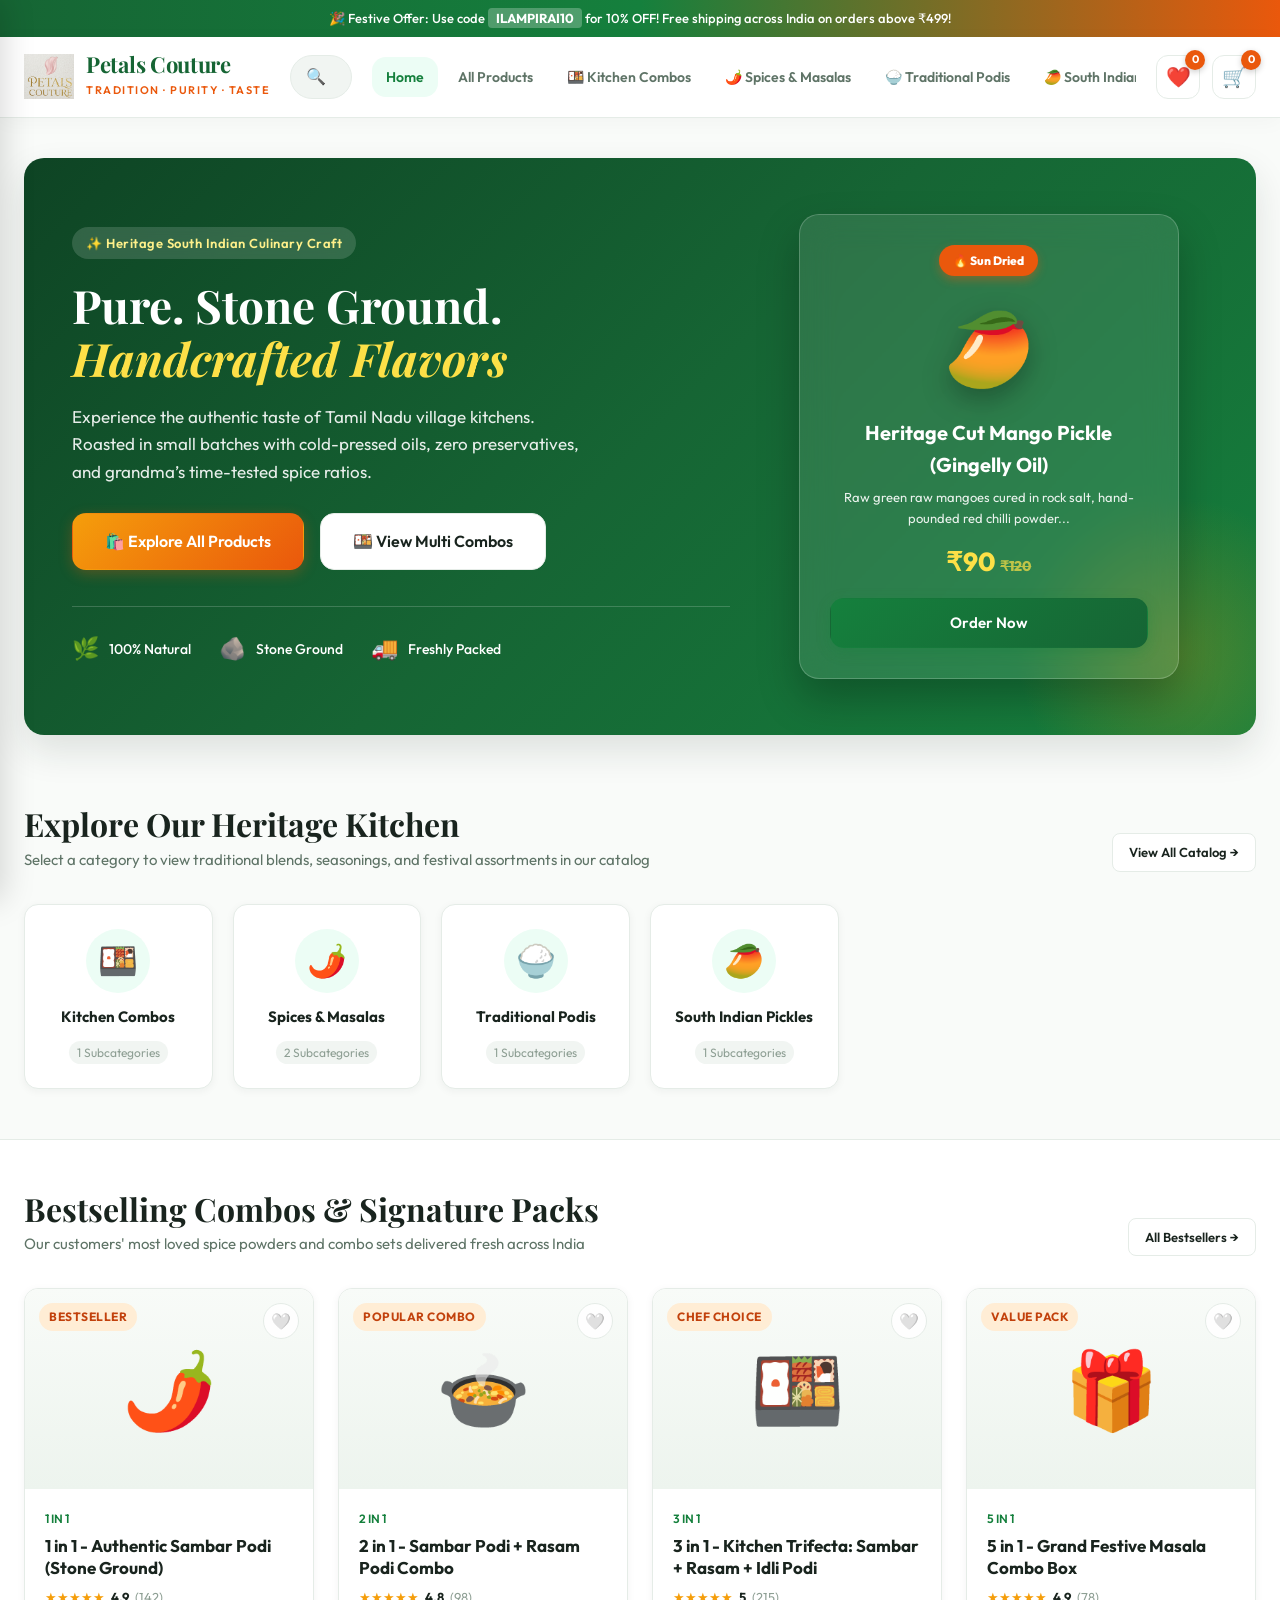
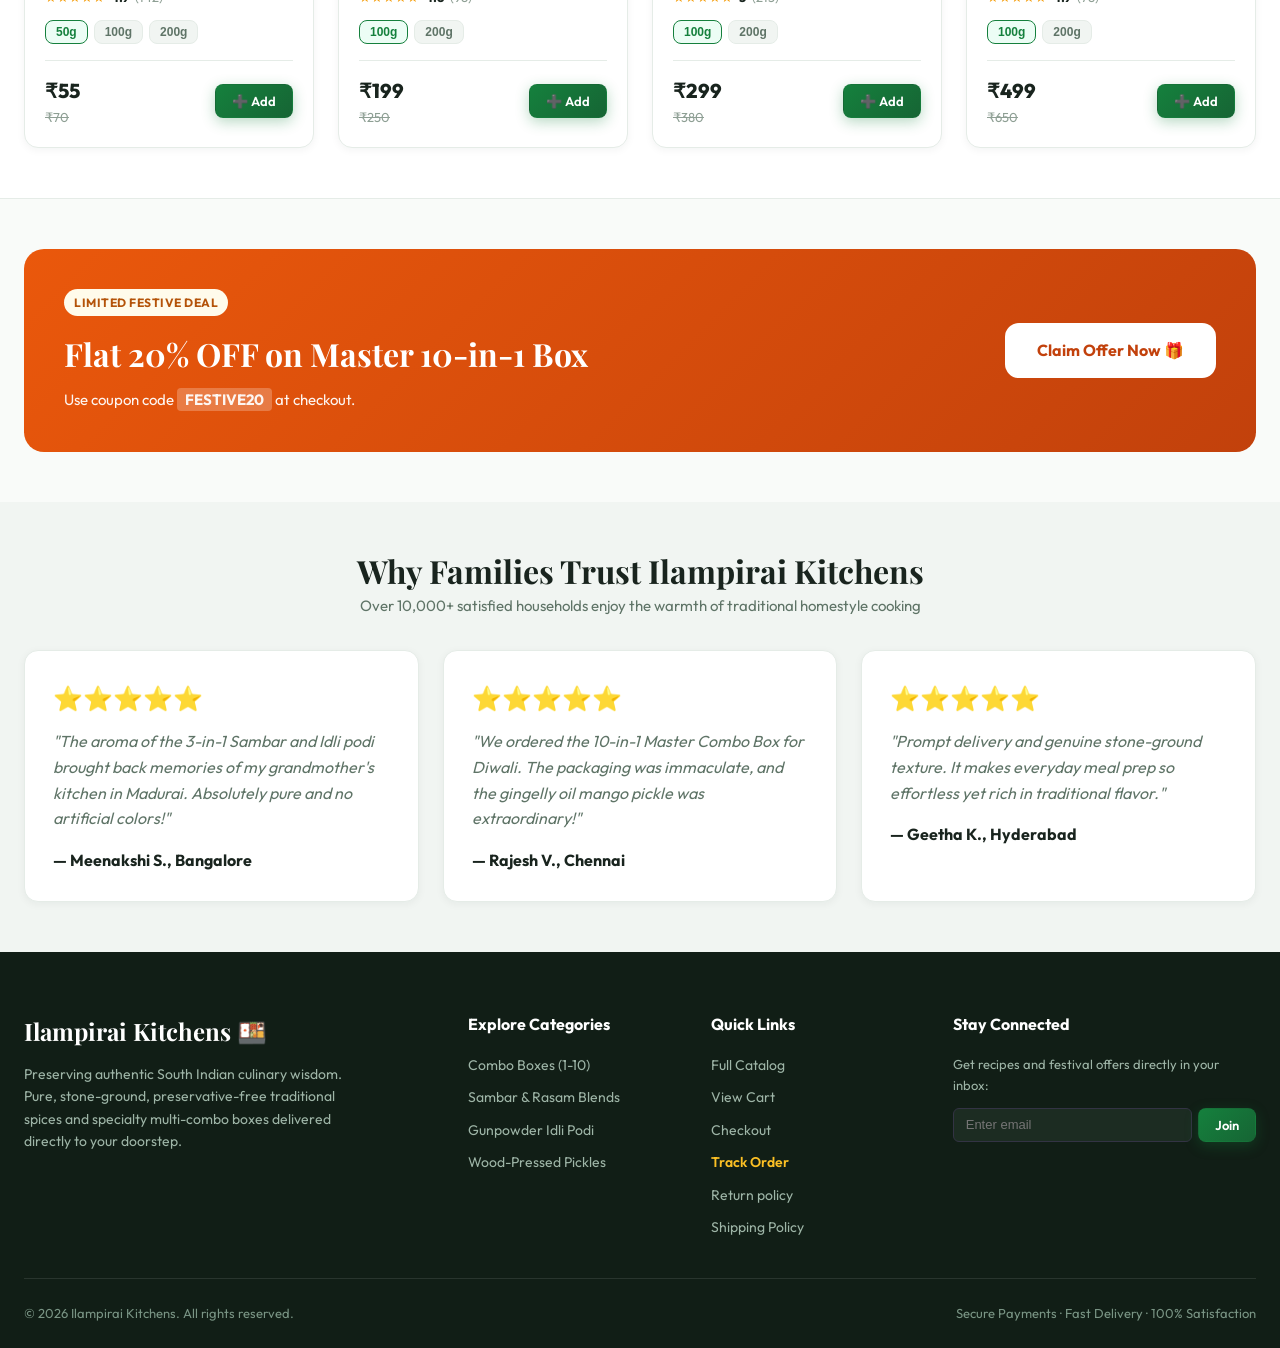
<file: index.html>
<!DOCTYPE html>
<html lang="en">

<head>
  <meta charset="UTF-8">
  <meta name="viewport" content="width=device-width, initial-scale=1.0">
  <title>Ilampirai Kitchens — Authentic South Indian Masalas, Combos & Gourmet Kitchen</title>
  <meta name="description"
    content="Ilampirai Kitchens brings you 100% stone-ground traditional South Indian spices, daily sambar & rasam powders, gunpowder idli podis, pickles, and curated 1-in-1 to 10-in-1 combo packs.">
  <link rel="stylesheet" href="css/style.css?v=14">
  <link rel="icon"
    href="data:image/svg+xml,<svg xmlns=%22http://www.w3.org/2000/svg%22 viewBox=%220%200%20100%20100%22><text y=%22.9em%22 font-size=%2290%22>🍱</text></svg>">
</head>

<body>

  <!-- ===================== ANNOUNCEMENT TOP BAR ===================== -->
  <div class="top-announcement">
    <span>🎉 Festive Offer: Use code <strong>ILAMPIRAI10</strong> for 10% OFF! Free shipping across India on orders
      above ₹499!</span>
  </div>

  <!-- ===================== NAVIGATION HEADER ===================== -->
  <header class="site-navbar">
    <div class="container nav-container">
      <!-- Mobile Menu Toggle Button -->
      <button class="mobile-menu-btn" id="mobileMenuBtn" onclick="toggleMobileMenu(true)"
        aria-label="Open Navigation Menu">☰</button>

      <!-- Brand Logo -->
      <a href="index.html" class="brand-logo">
        <img src="assets/images/Gemini_Generated_Image_tr3gbptr3gbptr3g.png" alt="Petals Couture Logo"
          class="brand-image">

        <div class="brand-text">
          <h1>Petals Couture</h1>
          <span>Tradition &middot; Purity &middot; Taste</span>
        </div>
      </a>

      <!-- Live Search (Redirects to Catalog) -->
      <div class="nav-search">
        <div class="search-input-wrapper">
          <span class="search-icon">🔍</span>
          <input type="text" id="navSearchInput" placeholder="Search Sambar Podi, Combos, Pickles...">
        </div>
      </div>

      <!-- Nav Links -->
      <nav class="main-nav-bar">
        <ul class="nav-links" id="mainHeaderNavLinks">
          <li><a href="index.html" class="nav-link active">Home</a></li>
          <li><a href="catalog.html" class="nav-link">All Products</a></li>
        </ul>
      </nav>

      <!-- Nav Actions -->
      <div class="nav-actions">
        <a href="catalog.html" class="action-btn nav-wishlist-btn" title="Wishlist" style="text-decoration: none;">
          <span>❤️</span>
          <span class="badge-count" id="navWishlistCount">0</span>
        </a>

        <a href="cart.html" class="action-btn" title="Shopping Cart" style="text-decoration: none;">
          <span>🛒</span>
          <span class="badge-count" id="navCartCount">0</span>
        </a>
      </div>
    </div>
  </header>

  <!-- Mobile Side Drawer Navigation -->
  <div id="mobileMenuOverlay" class="mobile-menu-overlay" onclick="toggleMobileMenu(false)"></div>
  <aside id="mobileMenuDrawer" class="mobile-menu-drawer">
    <div class="mobile-drawer-header">
      <div class="brand-logo" style="gap: 10px;">
        <div class="brand-icon" style="width: 36px; height: 36px; font-size: 20px;">🍱</div>
        <div class="brand-text">
          <h2 style="font-size: 17px; color: var(--primary-hover); margin: 0; line-height: 1.1;">Ilampirai Kitchens</h2>
          <span style="font-size: 9px; color: var(--accent-orange); font-weight: 700; letter-spacing: 1px;">TRADITION
            &middot; PURITY</span>
        </div>
      </div>
      <button class="mobile-drawer-close" onclick="toggleMobileMenu(false)" aria-label="Close Navigation">✕</button>
    </div>

    <div class="mobile-drawer-content">
      <div class="mobile-drawer-section-title">Navigation</div>
      <ul class="mobile-nav-list">
        <li>
          <a href="index.html" class="mobile-nav-item active" onclick="toggleMobileMenu(false);">
            <span class="m-icon">🏠</span> <span>Home</span>
          </a>
        </li>
        <li>
          <a href="catalog.html" class="mobile-nav-item" onclick="toggleMobileMenu(false);">
            <span class="m-icon">🛍️</span> <span>All Products</span>
          </a>
        </li>
      </ul>

      <div class="mobile-drawer-section-title">Explore Categories</div>
      <ul class="mobile-nav-list" id="mobileCategoriesList">
        <!-- Dynamically rendered via JS -->
      </ul>

      <div class="mobile-drawer-section-title">Quick Actions</div>
      <ul class="mobile-nav-list">
        <li>
          <a href="cart.html" class="mobile-nav-item">
            <span class="m-icon">🛒</span> <span>Shopping Cart</span>
            <span class="badge badge-orange" id="mobileDrawerCartBadge" style="margin-left: auto;">0</span>
          </a>
        </li>
        <li>
          <a href="track-order.html" class="mobile-nav-item" onclick="toggleMobileMenu(false);">
            <span class="m-icon">🚚</span> <span>Track Order</span>
          </a>
        </li>
        <li>
          <a href="catalog.html" class="mobile-nav-item" onclick="toggleMobileMenu(false);">
            <span class="m-icon">❤️</span> <span>Saved Wishlist</span>
            <span class="badge badge-gold" id="mobileDrawerWishlistBadge" style="margin-left: auto;">0</span>
          </a>
        </li>
      </ul>
    </div>
  </aside>

  <!-- ===================== HERO SECTION ===================== -->
  <section class="hero-section">
    <div class="container">
      <div class="hero-banner">
        <div class="hero-content">
          <span class="hero-tag">✨ Heritage South Indian Culinary Craft</span>
          <h1 class="hero-title">Pure. Stone Ground. <br><span>Handcrafted Flavors</span></h1>
          <p class="hero-description">
            Experience the authentic taste of Tamil Nadu village kitchens. Roasted in small batches with cold-pressed
            oils, zero preservatives, and grandma’s time-tested spice ratios.
          </p>
          <div class="hero-cta">
            <a href="catalog.html" class="btn btn-accent btn-lg" style="text-decoration: none;">
              🛍️ Explore All Products
            </a>
            <a href="catalog.html?cat=combos" class="btn btn-secondary btn-lg" style="text-decoration: none;">
              🍱 View Multi Combos
            </a>
          </div>
          <div class="hero-highlights">
            <div class="highlight-item"><span class="icon">🌿</span> 100% Natural</div>
            <div class="highlight-item"><span class="icon">🪨</span> Stone Ground</div>
            <div class="highlight-item"><span class="icon">🚚</span> Freshly Packed</div>
          </div>
        </div>

        <div class="hero-card-visual">
          <div class="combo-visual-box" id="heroFeaturedBox" style="transition: opacity 0.4s ease, transform 0.4s ease;">
            <span class="combo-badge-floating" id="heroFeatureBadge">🔥 Special 3-in-1 Combo Pack</span>
            <div class="combo-img-large" id="heroFeatureMedia">🍱</div>
            <h3 class="combo-title" id="heroFeatureTitle">Sambar + Rasam + Idli Podi</h3>
            <p id="heroFeatureDesc" style="font-size: 13px; opacity: 0.9; margin-bottom: 12px;">The quintessential South Indian morning &
              lunch trio.</p>
            <div class="combo-price-tag" id="heroFeaturePrice">₹299 <span
                style="font-size: 14px; text-decoration: line-through; opacity: 0.7;">₹380</span></div>
            <a href="product.html?id=prod-3" id="heroFeatureBtn" class="btn btn-primary btn-block"
              style="text-decoration: none; text-align: center;">
              Order Now
            </a>
          </div>
        </div>
      </div>
    </div>
  </section>

  <!-- ===================== CATEGORIES STRIP ===================== -->
  <section class="section" style="padding-top: 10px;">
    <div class="container">
      <div class="section-header">
        <div class="section-title-wrap">
          <h2>Explore Our Heritage Kitchen</h2>
          <p>Select a category to view traditional blends, seasonings, and festival assortments in our catalog</p>
        </div>
        <a href="catalog.html" class="btn btn-secondary btn-sm" style="text-decoration: none;">View All Catalog →</a>
      </div>

      <div class="categories-grid" id="homeCategoriesGrid">
        <a href="catalog.html?cat=combos" class="category-card" style="text-decoration: none;">
          <div class="category-icon">🍱</div>
          <div class="category-name">Kitchen Combos</div>
          <span class="category-count">1-in-1 to 10-in-1</span>
        </a>
        <a href="catalog.html?cat=spices" class="category-card" style="text-decoration: none;">
          <div class="category-icon">🌶️</div>
          <div class="category-name">Spices & Masalas</div>
          <span class="category-count">Stone Ground</span>
        </a>
        <a href="catalog.html?cat=podis" class="category-card" style="text-decoration: none;">
          <div class="category-icon">🍚</div>
          <div class="category-name">Traditional Podis</div>
          <span class="category-count">Gunpowder & Dal</span>
        </a>
        <a href="catalog.html?cat=pickles" class="category-card" style="text-decoration: none;">
          <div class="category-icon">🥭</div>
          <div class="category-name">South Pickles</div>
          <span class="category-count">Gingelly Oil Cured</span>
        </a>
      </div>
    </div>
  </section>

  <!-- ===================== BESTSELLERS COMBOS ===================== -->
  <section class="section"
    style="background: #fff; border-top: 1px solid var(--border-light); border-bottom: 1px solid var(--border-light);">
    <div class="container">
      <div class="section-header">
        <div class="section-title-wrap">
          <h2>Bestselling Combos & Signature Packs</h2>
          <p>Our customers' most loved spice powders and combo sets delivered fresh across India</p>
        </div>
        <a href="catalog.html?cat=combos" class="btn btn-secondary btn-sm" style="text-decoration: none;">All
          Bestsellers →</a>
      </div>

      <div class="products-grid" id="featuredCombosGrid">
        <!-- Dynamically populated via js/main.js -->
      </div>
    </div>
  </section>

  <!-- ===================== FESTIVE PROMO BANNER ===================== -->
  <section class="section">
    <div class="container">
      <div class="festive-promo-box">
        <div>
          <span class="badge badge-gold" style="margin-bottom: 12px;">Limited Festive Deal</span>
          <h2 style="font-family: var(--font-serif); font-size: 32px; margin-bottom: 8px;">Flat 20% OFF on Master
            10-in-1 Box</h2>
          <p style="opacity: 0.95; font-size: 15px;">Use coupon code <strong
              style="background: rgba(255,255,255,0.25); padding: 2px 8px; border-radius: 4px;">FESTIVE20</strong> at
            checkout.</p>
        </div>
        <a href="product.html?id=prod-5" class="btn btn-secondary btn-lg festive-promo-btn"
          style="background: #fff; color: #c2410c; border: none; font-weight: 700; text-decoration: none;">
          Claim Offer Now 🎁
        </a>
      </div>
    </div>
  </section>

  <!-- ===================== TESTIMONIALS SECTION ===================== -->
  <section class="section" style="background: var(--bg-subtle);">
    <div class="container">
      <div class="section-header" style="justify-content: center; text-align: center;">
        <div class="section-title-wrap">
          <h2>Why Families Trust Ilampirai Kitchens</h2>
          <p>Over 10,000+ satisfied households enjoy the warmth of traditional homestyle cooking</p>
        </div>
      </div>

      <div style="display: grid; grid-template-columns: repeat(auto-fit, minmax(280px, 1fr)); gap: 24px;">
        <div
          style="background: #fff; padding: 28px; border-radius: var(--radius-md); border: 1px solid var(--border-light); box-shadow: var(--shadow-sm);">
          <div style="font-size: 24px; margin-bottom: 12px;">⭐⭐⭐⭐⭐</div>
          <p style="font-style: italic; color: var(--text-muted); margin-bottom: 16px;">
            "The aroma of the 3-in-1 Sambar and Idli podi brought back memories of my grandmother's kitchen in Madurai.
            Absolutely pure and no artificial colors!"
          </p>
          <strong>— Meenakshi S., Bangalore</strong>
        </div>

        <div
          style="background: #fff; padding: 28px; border-radius: var(--radius-md); border: 1px solid var(--border-light); box-shadow: var(--shadow-sm);">
          <div style="font-size: 24px; margin-bottom: 12px;">⭐⭐⭐⭐⭐</div>
          <p style="font-style: italic; color: var(--text-muted); margin-bottom: 16px;">
            "We ordered the 10-in-1 Master Combo Box for Diwali. The packaging was immaculate, and the gingelly oil
            mango pickle was extraordinary!"
          </p>
          <strong>— Rajesh V., Chennai</strong>
        </div>

        <div
          style="background: #fff; padding: 28px; border-radius: var(--radius-md); border: 1px solid var(--border-light); box-shadow: var(--shadow-sm);">
          <div style="font-size: 24px; margin-bottom: 12px;">⭐⭐⭐⭐⭐</div>
          <p style="font-style: italic; color: var(--text-muted); margin-bottom: 16px;">
            "Prompt delivery and genuine stone-ground texture. It makes everyday meal prep so effortless yet rich in
            traditional flavor."
          </p>
          <strong>— Geetha K., Hyderabad</strong>
        </div>
      </div>
    </div>
  </section>

  <!-- ===================== TOAST NOTIFICATION CONTAINER ===================== -->
  <div id="toastContainer" class="toast-container"></div>

  <!-- ===================== SITE FOOTER ===================== -->
  <footer class="site-footer">
    <div class="container">
      <div class="footer-grid">
        <div class="footer-brand">
          <h3>Ilampirai Kitchens 🍱</h3>
          <p>
            Preserving authentic South Indian culinary wisdom. Pure, stone-ground, preservative-free traditional spices
            and specialty multi-combo boxes delivered directly to your doorstep.
          </p>
        </div>

        <div class="footer-col">
          <h4>Explore Categories</h4>
          <ul class="footer-links">
            <li><a href="catalog.html?cat=combos">Combo Boxes (1-10)</a></li>
            <li><a href="catalog.html?cat=spices">Sambar & Rasam Blends</a></li>
            <li><a href="catalog.html?cat=podis">Gunpowder Idli Podi</a></li>
            <li><a href="catalog.html?cat=pickles">Wood-Pressed Pickles</a></li>
          </ul>
        </div>

        <div class="footer-col">
          <h4>Quick Links</h4>
          <ul class="footer-links">
            <li><a href="catalog.html">Full Catalog</a></li>
            <li><a href="cart.html">View Cart</a></li>
            <li><a href="checkout.html">Checkout</a></li>
            <li><a href="track-order.html" style="color: #fbbf24; font-weight: 600;">Track Order</a></li>
            <li><a href="retrunpolicy.html">Return policy</a></li>
            <li><a href="shippingpolicy.html">Shipping Policy</a></li>
          </ul>
        </div>

        <div class="footer-col">
          <h4>Stay Connected</h4>
          <p style="color: #9eb5a7; margin-bottom: 12px; font-size: 13px;">Get recipes and festival offers directly in
            your inbox:</p>
          <div style="display: flex; gap: 6px;">
            <input type="email" placeholder="Enter email"
              style="padding: 8px 12px; border-radius: 6px; border: 1px solid #334; background: #1c2c22; color: #fff; font-size: 13px; width: 100%;">
            <button class="btn btn-primary btn-sm"
              onclick="alert('Thank you for subscribing to Ilampirai Kitchens!');">Join</button>
          </div>
        </div>
      </div>

      <div class="footer-bottom">
        <span>&copy; 2026 Ilampirai Kitchens. All rights reserved.</span>
        <span>Secure Payments &middot; Fast Delivery &middot; 100% Satisfaction</span>
      </div>
    </div>
  </footer>

  <script src="js/api.js"></script>
  <script src="js/main.js"></script>
</body>

</html>
</file>
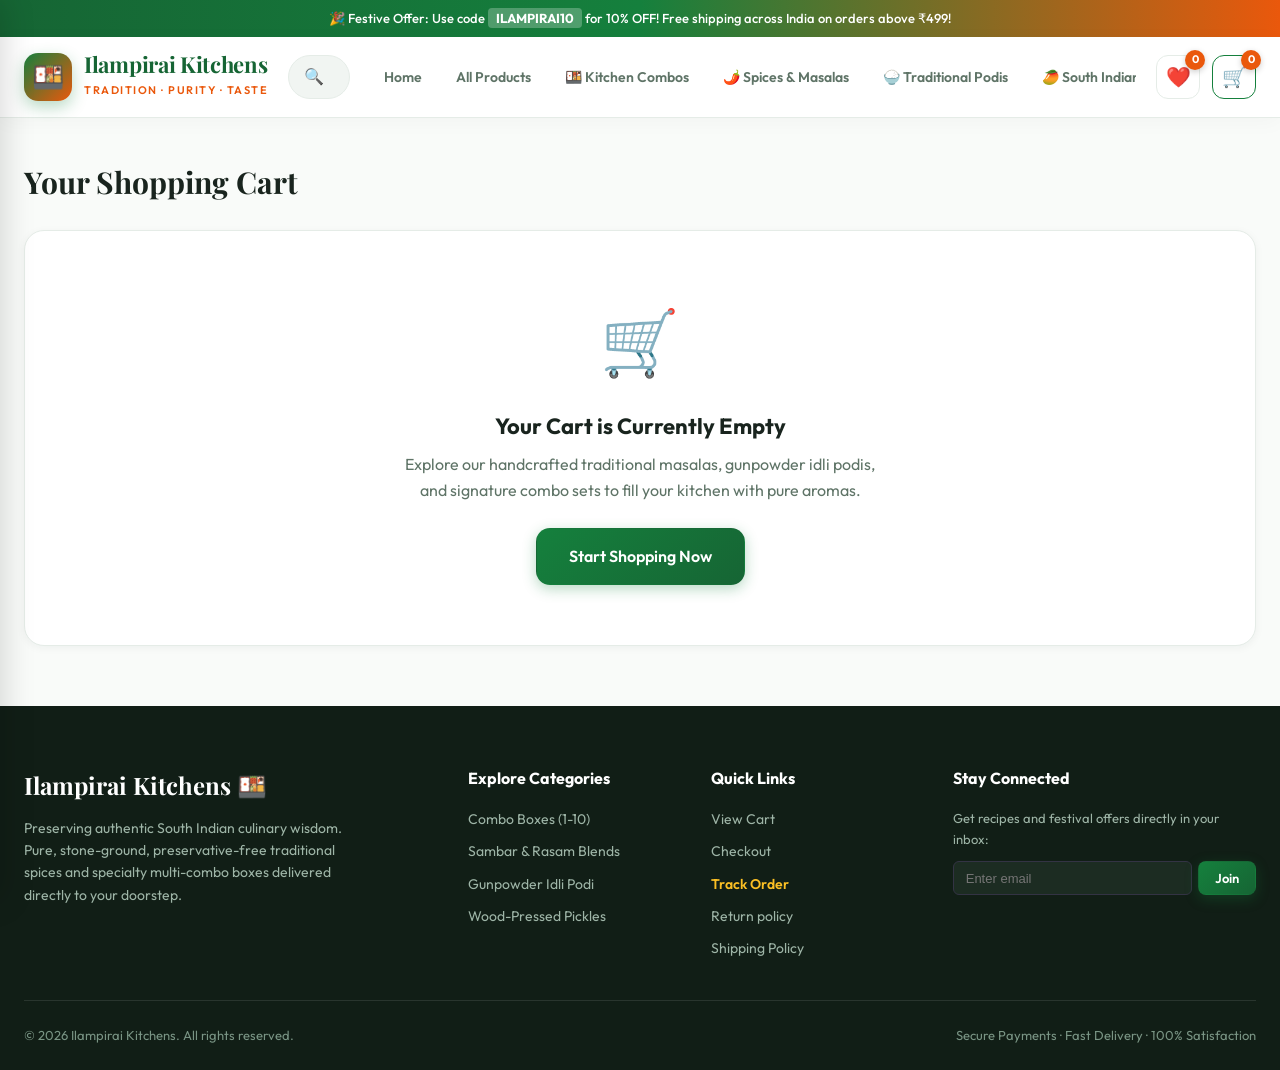
<file: cart.html>
<!DOCTYPE html>
<html lang="en">

<head>
  <meta charset="UTF-8">
  <meta name="viewport" content="width=device-width, initial-scale=1.0">
  <title>Shopping Cart — Ilampirai Kitchens</title>
  <meta name="description"
    content="Review your selected South Indian traditional spices, combo packs, and proceed to secure checkout with Ilampirai Kitchens.">
  <link rel="stylesheet" href="css/style.css?v=14">
  <link rel="icon"
    href="data:image/svg+xml,<svg xmlns=%22http://www.w3.org/2000/svg%22 viewBox=%220%200%20100%20100%22><text y=%22.9em%22 font-size=%2290%22>🍱</text></svg>">
</head>

<body>

  <!-- ===================== ANNOUNCEMENT TOP BAR ===================== -->
  <div class="top-announcement">
    <span>🎉 Festive Offer: Use code <strong>ILAMPIRAI10</strong> for 10% OFF! Free shipping across India on orders
      above ₹499!</span>
  </div>

  <!-- ===================== NAVIGATION HEADER ===================== -->
  <header class="site-navbar">
    <div class="container nav-container">
      <!-- Mobile Menu Toggle Button -->
      <button class="mobile-menu-btn" id="mobileMenuBtn" onclick="toggleMobileMenu(true)"
        aria-label="Open Navigation Menu">☰</button>

      <!-- Brand Logo -->
      <a href="index.html" class="brand-logo">
        <div class="brand-icon">🍱</div>
        <div class="brand-text">
          <h1>Ilampirai Kitchens</h1>
          <span>Tradition &middot; Purity &middot; Taste</span>
        </div>
      </a>

      <!-- Live Search -->
      <div class="nav-search">
        <div class="search-input-wrapper">
          <span class="search-icon">🔍</span>
          <input type="text" id="navSearchInput" placeholder="Search Sambar Podi, Combos, Pickles...">
        </div>
      </div>

      <!-- Nav Links -->
      <nav class="main-nav-bar">
        <ul class="nav-links" id="mainHeaderNavLinks">
          <li><a href="index.html" class="nav-link">Home</a></li>
          <li><a href="catalog.html" class="nav-link">All Products</a></li>
        </ul>
      </nav>

      <!-- Nav Actions -->
      <div class="nav-actions">
        <a href="catalog.html" class="action-btn nav-wishlist-btn" title="Wishlist" style="text-decoration: none;">
          <span>❤️</span>
          <span class="badge-count" id="navWishlistCount">0</span>
        </a>

        <a href="cart.html" class="action-btn active" title="Shopping Cart"
          style="text-decoration: none; border-color: var(--primary);">
          <span>🛒</span>
          <span class="badge-count" id="navCartCount">0</span>
        </a>
      </div>
    </div>
  </header>

  <!-- Mobile Side Drawer Navigation -->
  <div id="mobileMenuOverlay" class="mobile-menu-overlay" onclick="toggleMobileMenu(false)"></div>
  <aside id="mobileMenuDrawer" class="mobile-menu-drawer">
    <div class="mobile-drawer-header">
      <div class="brand-logo" style="gap: 10px;">
        <div class="brand-icon" style="width: 36px; height: 36px; font-size: 20px;">🍱</div>
        <div class="brand-text">
          <h2 style="font-size: 17px; color: var(--primary-hover); margin: 0; line-height: 1.1;">Ilampirai Kitchens</h2>
          <span style="font-size: 9px; color: var(--accent-orange); font-weight: 700; letter-spacing: 1px;">TRADITION
            &middot; PURITY</span>
        </div>
      </div>
      <button class="mobile-drawer-close" onclick="toggleMobileMenu(false)" aria-label="Close Navigation">✕</button>
    </div>

    <div class="mobile-drawer-content">
      <div class="mobile-drawer-section-title">Navigation</div>
      <ul class="mobile-nav-list">
        <li>
          <a href="index.html" class="mobile-nav-item" onclick="toggleMobileMenu(false);">
            <span class="m-icon">🏠</span> <span>Home</span>
          </a>
        </li>
        <li>
          <a href="catalog.html" class="mobile-nav-item" onclick="toggleMobileMenu(false);">
            <span class="m-icon">🛍️</span> <span>All Products</span>
          </a>
        </li>
      </ul>

      <div class="mobile-drawer-section-title">Explore Categories</div>
      <ul class="mobile-nav-list" id="mobileCategoriesList">
        <!-- Dynamically rendered via JS -->
      </ul>

      <div class="mobile-drawer-section-title">Quick Actions</div>
      <ul class="mobile-nav-list">
        <li>
          <a href="cart.html" class="mobile-nav-item active">
            <span class="m-icon">🛒</span> <span>Shopping Cart</span>
            <span class="badge badge-orange" id="mobileDrawerCartBadge" style="margin-left: auto;">0</span>
          </a>
        </li>
        <li>
          <a href="track-order.html" class="mobile-nav-item" onclick="toggleMobileMenu(false);">
            <span class="m-icon">🚚</span> <span>Track Order</span>
          </a>
        </li>
        <li>
          <a href="catalog.html" class="mobile-nav-item" onclick="toggleMobileMenu(false);">
            <span class="m-icon">❤️</span> <span>Saved Wishlist</span>
            <span class="badge badge-gold" id="mobileDrawerWishlistBadge" style="margin-left: auto;">0</span>
          </a>
        </li>
      </ul>
    </div>
  </aside>

  <!-- ===================== MAIN CART CONTENT ===================== -->
  <main style="padding: 40px 0 60px;">
    <div class="container">
      <div
        style="display: flex; justify-content: space-between; align-items: center; margin-bottom: 24px; flex-wrap: wrap; gap: 12px;">
        <h2 style="font-family: var(--font-serif); font-size: 30px; margin: 0;">Your Shopping Cart</h2>
        <span id="cartItemCount" style="color: var(--text-muted); font-size: 15px; font-weight: 600;"></span>
      </div>

      <!-- Empty Cart Message -->
      <div id="emptyCartState"
        style="display: none; text-align: center; padding: 60px 20px; background: #fff; border-radius: var(--radius-lg); border: 1px solid var(--border-light); box-shadow: var(--shadow-sm);">
        <div style="font-size: 64px; margin-bottom: 16px;">🛒</div>
        <h3 style="font-size: 22px; margin-bottom: 8px;">Your Cart is Currently Empty</h3>
        <p
          style="color: var(--text-muted); margin: 8px 0 24px; max-width: 480px; margin-left: auto; margin-right: auto;">
          Explore our handcrafted traditional masalas, gunpowder idli podis, and signature combo sets to fill your
          kitchen with pure aromas.
        </p>
        <a href="catalog.html" class="btn btn-primary btn-lg" style="text-decoration: none;">Start Shopping Now</a>
      </div>

      <!-- Active Cart Layout -->
      <div class="cart-layout" id="cartContainer">
        <!-- Left: Items Card -->
        <div class="cart-items-card">
          <div class="cart-table-wrapper">
            <table class="cart-table">
              <thead>
                <tr>
                  <th>Product</th>
                  <th>Price</th>
                  <th>Quantity</th>
                  <th>Subtotal</th>
                  <th></th>
                </tr>
              </thead>
              <tbody id="cartTableBody">
                <!-- Rendered via js/cart.js -->
              </tbody>
            </table>
          </div>

          <div
            style="margin-top: 24px; display: flex; justify-content: space-between; align-items: center; flex-wrap: wrap; gap: 12px;">
            <a href="catalog.html" class="btn btn-secondary btn-sm" style="text-decoration: none;">← Continue
              Shopping</a>
            <button class="btn btn-secondary btn-sm" type="button" style="color: var(--danger); border-color: #fee2e2;"
              onclick="clearCart()">
              Clear Cart
            </button>
          </div>
        </div>

        <!-- Right: Summary Card -->
        <div class="cart-summary-card">
          <h3 class="summary-title">Order Summary</h3>

          <div class="summary-row">
            <span>Product Subtotal</span>
            <strong id="cartSubtotal">₹0</strong>
          </div>

          <div
            style="background: var(--bg-subtle); border-radius: var(--radius-sm); padding: 12px; margin-bottom: 16px; font-size: 13px; color: var(--text-muted);">
            🚚 <em>Delivery & shipping charges calculated on the next checkout step based on your active state
              zone.</em>
          </div>

          <div class="summary-row total">
            <span>Estimated Subtotal</span>
            <span id="cartGrandTotal">₹0</span>
          </div>

          <button class="btn btn-primary btn-block btn-lg" style="margin-top: 20px;" onclick="proceedToCheckout()">
            Proceed to Checkout →
          </button>

          <p style="font-size: 12px; color: var(--text-light); text-align: center; margin-top: 14px;">
            🔒 256-Bit SSL Encrypted & 100% Safe Checkout
          </p>
        </div>
      </div>
    </div>
  </main>

  <!-- ===================== TOAST NOTIFICATION CONTAINER ===================== -->
  <div id="toastContainer" class="toast-container"></div>

  <!-- ===================== SITE FOOTER ===================== -->
  <footer class="site-footer">
    <div class="container">
      <div class="footer-grid">
        <div class="footer-brand">
          <h3>Ilampirai Kitchens 🍱</h3>
          <p>
            Preserving authentic South Indian culinary wisdom. Pure, stone-ground, preservative-free traditional spices
            and specialty multi-combo boxes delivered directly to your doorstep.
          </p>
        </div>

        <div class="footer-col">
          <h4>Explore Categories</h4>
          <ul class="footer-links">
            <li><a href="catalog.html?cat=combos">Combo Boxes (1-10)</a></li>
            <li><a href="catalog.html?cat=spices">Sambar & Rasam Blends</a></li>
            <li><a href="catalog.html?cat=podis">Gunpowder Idli Podi</a></li>
            <li><a href="catalog.html?cat=pickles">Wood-Pressed Pickles</a></li>
          </ul>
        </div>

        <div class="footer-col">
          <h4>Quick Links</h4>
          <ul class="footer-links">
            <li><a href="cart.html">View Cart</a></li>
            <li><a href="checkout.html">Checkout</a></li>
            <li><a href="track-order.html" style="color: #fbbf24; font-weight: 600;">Track Order</a></li>
            <li><a href="retrunpolicy.html">Return policy</a></li>
            <li><a href="shippingpolicy.html">Shipping Policy</a></li>
          </ul>
        </div>

        <div class="footer-col">
          <h4>Stay Connected</h4>
          <p style="color: #9eb5a7; margin-bottom: 12px; font-size: 13px;">Get recipes and festival offers directly in
            your inbox:</p>
          <div style="display: flex; gap: 6px;">
            <input type="email" placeholder="Enter email"
              style="padding: 8px 12px; border-radius: 6px; border: 1px solid #334; background: #1c2c22; color: #fff; font-size: 13px; width: 100%;">
            <button class="btn btn-primary btn-sm"
              onclick="alert('Thank you for subscribing to Ilampirai Kitchens!');">Join</button>
          </div>
        </div>
      </div>

      <div class="footer-bottom">
        <span>&copy; 2026 Ilampirai Kitchens. All rights reserved.</span>
        <span>Secure Payments &middot; Fast Delivery &middot; 100% Satisfaction</span>
      </div>
    </div>
  </footer>

  <script src="js/api.js"></script>
  <script src="js/cart.js"></script>
</body>

</html>
</file>
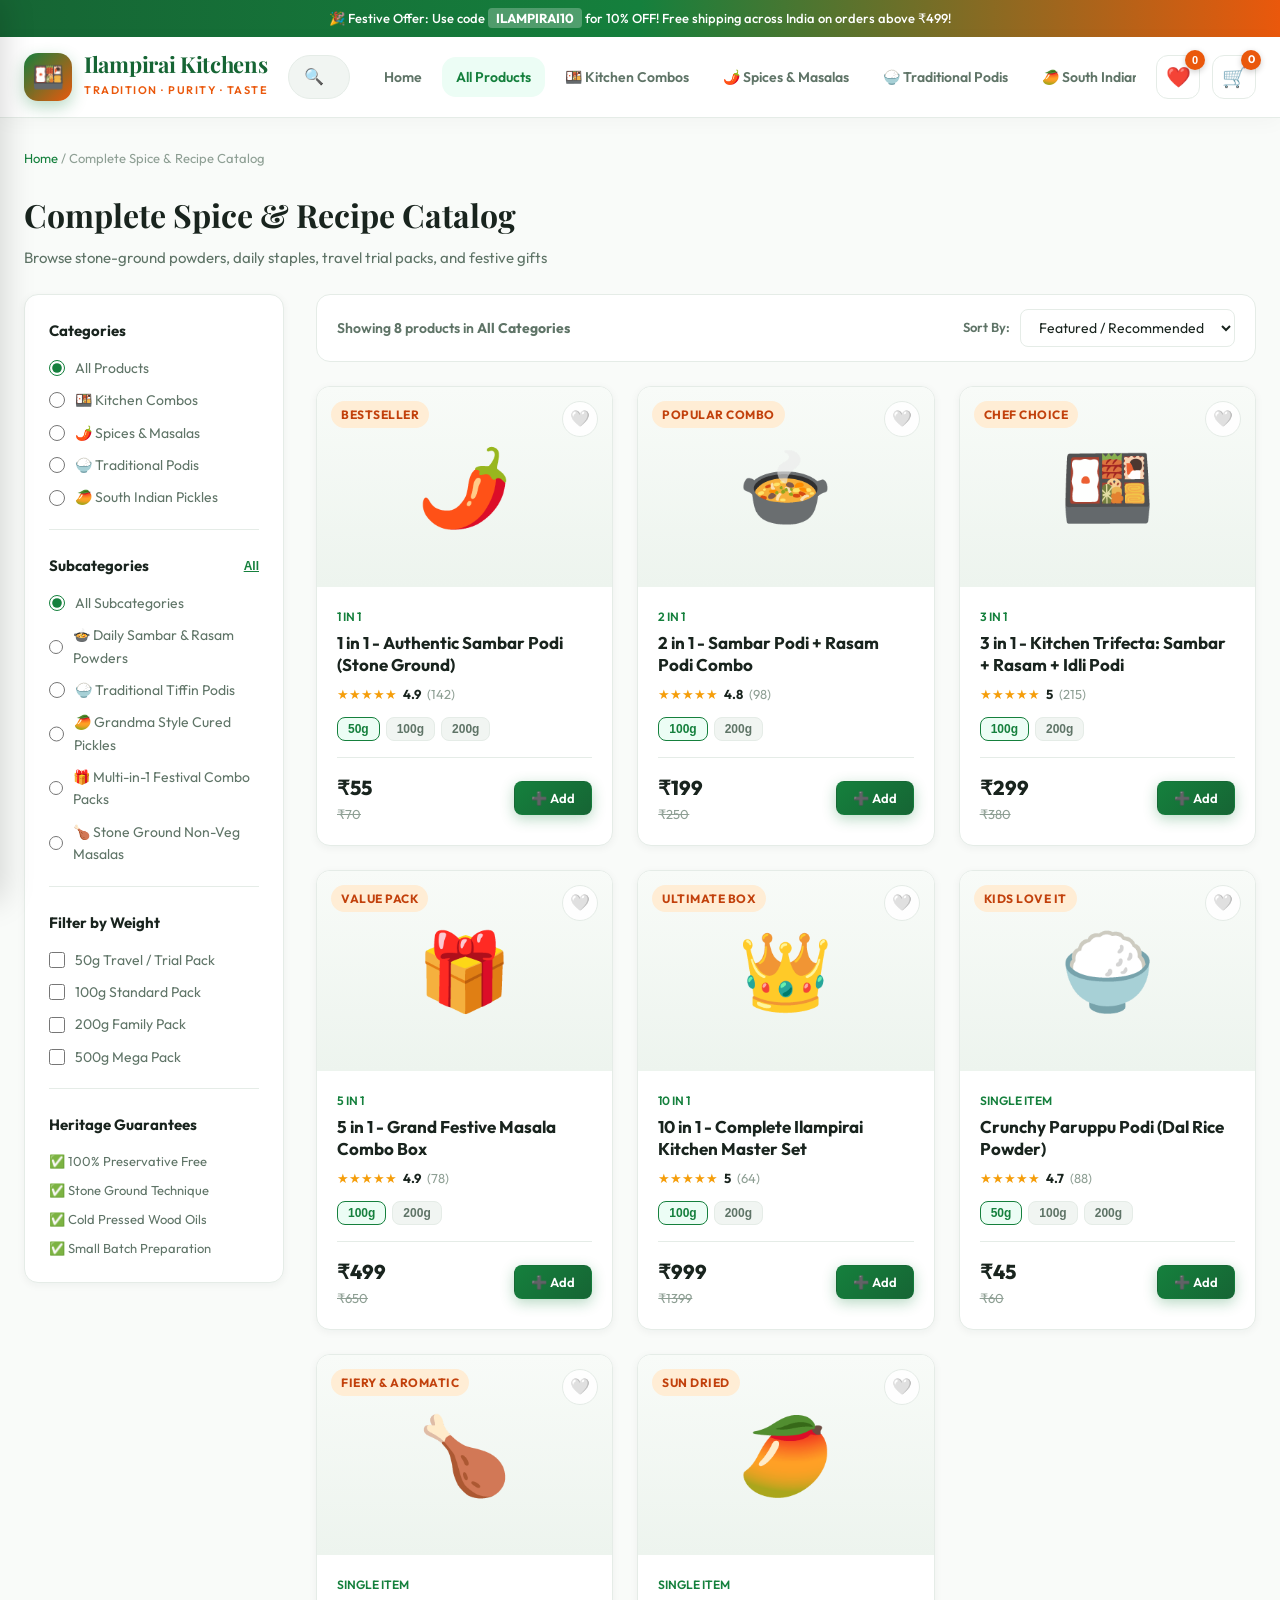
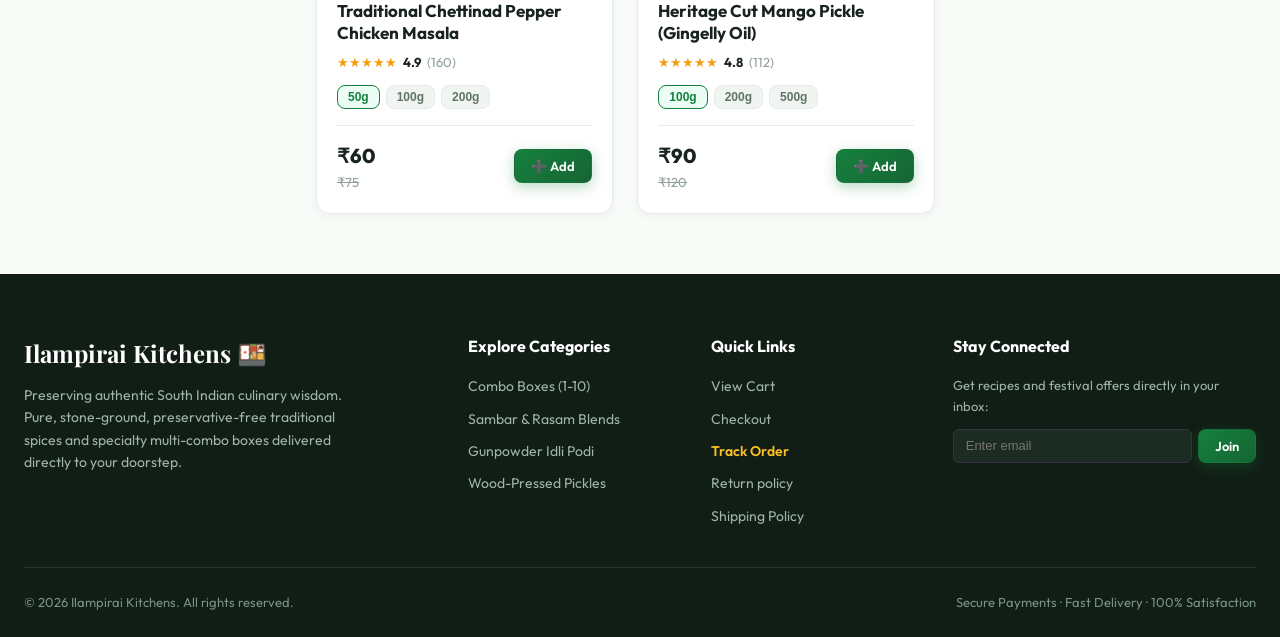
<file: catalog.html>
<!DOCTYPE html>
<html lang="en">

<head>
  <meta charset="UTF-8">
  <meta name="viewport" content="width=device-width, initial-scale=1.0">
  <title>Complete Spice & Recipe Catalog — Ilampirai Kitchens</title>
  <meta name="description"
    content="Browse stone-ground powders, daily staples, travel trial packs, and festive gifts from Ilampirai Kitchens. 100% natural and authentic South Indian taste.">
  <link rel="stylesheet" href="css/style.css?v=14">
  <link rel="icon"
    href="data:image/svg+xml,<svg xmlns=%22http://www.w3.org/2000/svg%22 viewBox=%220%200%20100%20100%22><text y=%22.9em%22 font-size=%2290%22>🍱</text></svg>">
</head>

<body>

  <!-- ===================== ANNOUNCEMENT TOP BAR ===================== -->
  <div class="top-announcement">
    <span>🎉 Festive Offer: Use code <strong>ILAMPIRAI10</strong> for 10% OFF! Free shipping across India on orders
      above ₹499!</span>
  </div>

  <!-- ===================== NAVIGATION HEADER ===================== -->
  <header class="site-navbar">
    <div class="container nav-container">
      <!-- Mobile Menu Toggle Button -->
      <button class="mobile-menu-btn" id="mobileMenuBtn" onclick="toggleMobileMenu(true)"
        aria-label="Open Navigation Menu">☰</button>

      <!-- Brand Logo -->
      <a href="index.html" class="brand-logo">
        <div class="brand-icon">🍱</div>
        <div class="brand-text">
          <h1>Ilampirai Kitchens</h1>
          <span>Tradition &middot; Purity &middot; Taste</span>
        </div>
      </a>

      <!-- Live Search -->
      <div class="nav-search">
        <div class="search-input-wrapper">
          <span class="search-icon">🔍</span>
          <input type="text" id="navSearchInput" placeholder="Search Sambar Podi, Combos, Pickles...">
        </div>
      </div>

      <!-- Nav Links -->
      <nav class="main-nav-bar">
        <ul class="nav-links" id="mainHeaderNavLinks">
          <li><a href="index.html" class="nav-link">Home</a></li>
          <li><a href="catalog.html" class="nav-link active">All Products</a></li>
        </ul>
      </nav>

      <!-- Nav Actions -->
      <div class="nav-actions">
        <button class="action-btn nav-wishlist-btn" title="Wishlist"
          onclick="document.getElementById('catalogProductsGrid')?.scrollIntoView({behavior:'smooth'})">
          <span>❤️</span>
          <span class="badge-count" id="navWishlistCount">0</span>
        </button>

        <a href="cart.html" class="action-btn" title="Shopping Cart" style="text-decoration: none;">
          <span>🛒</span>
          <span class="badge-count" id="navCartCount">0</span>
        </a>
      </div>
    </div>
  </header>

  <!-- Mobile Side Drawer Navigation -->
  <div id="mobileMenuOverlay" class="mobile-menu-overlay" onclick="toggleMobileMenu(false)"></div>
  <aside id="mobileMenuDrawer" class="mobile-menu-drawer">
    <div class="mobile-drawer-header">
      <div class="brand-logo" style="gap: 10px;">
        <div class="brand-icon" style="width: 36px; height: 36px; font-size: 20px;">🍱</div>
        <div class="brand-text">
          <h2 style="font-size: 17px; color: var(--primary-hover); margin: 0; line-height: 1.1;">Ilampirai Kitchens</h2>
          <span style="font-size: 9px; color: var(--accent-orange); font-weight: 700; letter-spacing: 1px;">TRADITION
            &middot; PURITY</span>
        </div>
      </div>
      <button class="mobile-drawer-close" onclick="toggleMobileMenu(false)" aria-label="Close Navigation">✕</button>
    </div>

    <div class="mobile-drawer-content">
      <div class="mobile-drawer-section-title">Navigation</div>
      <ul class="mobile-nav-list">
        <li>
          <a href="index.html" class="mobile-nav-item" onclick="toggleMobileMenu(false);">
            <span class="m-icon">🏠</span> <span>Home</span>
          </a>
        </li>
        <li>
          <a href="catalog.html" class="mobile-nav-item active"
            onclick="selectNavCategory('all'); toggleMobileMenu(false);">
            <span class="m-icon">🛍️</span> <span>All Products</span>
          </a>
        </li>
      </ul>

      <div class="mobile-drawer-section-title">Explore Categories</div>
      <ul class="mobile-nav-list" id="mobileCategoriesList">
        <!-- Dynamically rendered via JS -->
      </ul>

      <div class="mobile-drawer-section-title">Quick Actions</div>
      <ul class="mobile-nav-list">
        <li>
          <a href="cart.html" class="mobile-nav-item">
            <span class="m-icon">🛒</span> <span>Shopping Cart</span>
            <span class="badge badge-orange" id="mobileDrawerCartBadge" style="margin-left: auto;">0</span>
          </a>
        </li>
        <li>
          <a href="track-order.html" class="mobile-nav-item" onclick="toggleMobileMenu(false);">
            <span class="m-icon">🚚</span> <span>Track Order</span>
          </a>
        </li>
      </ul>
    </div>
  </aside>

  <!-- ===================== CATALOG MAIN PAGE ===================== -->
  <main style="padding: 30px 0 60px;">
    <div class="container">
      <!-- Breadcrumbs -->
      <div class="detail-breadcrumbs" style="margin-bottom: 20px;">
        <a href="index.html">Home</a> / <span>Complete Spice & Recipe Catalog</span>
      </div>

      <div class="section-header" style="margin-bottom: 24px;">
        <div class="section-title-wrap">
          <h1 style="font-family: var(--font-serif); font-size: 32px; font-weight: 700; margin: 0 0 6px;">
            Complete Spice & Recipe Catalog
          </h1>
          <p style="color: var(--text-muted); font-size: 15px; margin: 0;">
            Browse stone-ground powders, daily staples, travel trial packs, and festive gifts
          </p>
        </div>
      </div>

      <div class="catalog-layout">
        <!-- Sidebar Filters -->
        <aside class="catalog-sidebar">
          <div class="filter-group">
            <h3 class="filter-title">Categories</h3>
            <div class="filter-options" id="catalogCategoryFilters">
              <!-- Dynamically populated from CatalogState.categories -->
            </div>
          </div>

          <div class="filter-group">
            <h3 class="filter-title">
              <span>Subcategories</span>
              <button type="button" class="btn-clear-filter" onclick="selectSubcategoryFilter('all')">All</button>
            </h3>
            <div class="filter-options" id="catalogSubcategoryFilters">
              <!-- Dynamically populated from CatalogState.subcategories -->
            </div>
          </div>

          <div class="filter-group">
            <h3 class="filter-title">Filter by Weight</h3>
            <div class="filter-options">
              <label class="filter-checkbox">
                <input type="checkbox" class="filter-weight" value="50g"> 50g Travel / Trial Pack
              </label>
              <label class="filter-checkbox">
                <input type="checkbox" class="filter-weight" value="100g"> 100g Standard Pack
              </label>
              <label class="filter-checkbox">
                <input type="checkbox" class="filter-weight" value="200g"> 200g Family Pack
              </label>
              <label class="filter-checkbox">
                <input type="checkbox" class="filter-weight" value="500g"> 500g Mega Pack
              </label>
            </div>
          </div>

          <div class="filter-group">
            <h3 class="filter-title">Heritage Guarantees</h3>
            <div style="font-size: 13px; color: var(--text-muted); display: flex; flex-direction: column; gap: 8px;">
              <div>✅ 100% Preservative Free</div>
              <div>✅ Stone Ground Technique</div>
              <div>✅ Cold Pressed Wood Oils</div>
              <div>✅ Small Batch Preparation</div>
            </div>
          </div>
        </aside>

        <!-- Products List Area -->
        <section>
          <div class="catalog-toolbar">
            <span class="toolbar-count" id="catalogCount">Showing products</span>
            <div style="display: flex; align-items: center; gap: 10px;">
              <label for="sortSelect" style="font-size: 13px; font-weight: 600; color: var(--text-muted);">Sort
                By:</label>
              <select id="sortSelect" class="sort-select">
                <option value="featured">Featured / Recommended</option>
                <option value="price-low">Price: Low to High</option>
                <option value="price-high">Price: High to Low</option>
                <option value="rating">Customer Rating</option>
              </select>
            </div>
          </div>

          <div class="products-grid" id="catalogProductsGrid">
            <!-- Rendered by js/catalog.js -->
          </div>
        </section>
      </div>
    </div>
  </main>

  <!-- ===================== TOAST NOTIFICATION CONTAINER ===================== -->
  <div id="toastContainer" class="toast-container"></div>

  <!-- ===================== SITE FOOTER ===================== -->
  <footer class="site-footer">
    <div class="container">
      <div class="footer-grid">
        <div class="footer-brand">
          <h3>Ilampirai Kitchens 🍱</h3>
          <p>
            Preserving authentic South Indian culinary wisdom. Pure, stone-ground, preservative-free traditional spices
            and specialty multi-combo boxes delivered directly to your doorstep.
          </p>
        </div>

        <div class="footer-col">
          <h4>Explore Categories</h4>
          <ul class="footer-links">
            <li><a href="catalog.html?cat=combos">Combo Boxes (1-10)</a></li>
            <li><a href="catalog.html?cat=spices">Sambar & Rasam Blends</a></li>
            <li><a href="catalog.html?cat=podis">Gunpowder Idli Podi</a></li>
            <li><a href="catalog.html?cat=pickles">Wood-Pressed Pickles</a></li>
          </ul>
        </div>

        <div class="footer-col">
          <h4>Quick Links</h4>
          <ul class="footer-links">
            <li><a href="cart.html">View Cart</a></li>
            <li><a href="checkout.html">Checkout</a></li>
            <li><a href="track-order.html" style="color: #fbbf24; font-weight: 600;">Track Order</a></li>
            <li><a href="retrunpolicy.html">Return policy</a></li>
            <li><a href="shippingpolicy.html">Shipping Policy</a></li>
          </ul>
        </div>

        <div class="footer-col">
          <h4>Stay Connected</h4>
          <p style="color: #9eb5a7; margin-bottom: 12px; font-size: 13px;">Get recipes and festival offers directly in
            your inbox:</p>
          <div style="display: flex; gap: 6px;">
            <input type="email" placeholder="Enter email"
              style="padding: 8px 12px; border-radius: 6px; border: 1px solid #334; background: #1c2c22; color: #fff; font-size: 13px; width: 100%;">
            <button class="btn btn-primary btn-sm"
              onclick="alert('Thank you for subscribing to Ilampirai Kitchens!');">Join</button>
          </div>
        </div>
      </div>

      <div class="footer-bottom">
        <span>&copy; 2026 Ilampirai Kitchens. All rights reserved.</span>
        <span>Secure Payments &middot; Fast Delivery &middot; 100% Satisfaction</span>
      </div>
    </div>
  </footer>

  <script src="js/api.js"></script>
  <script src="js/catalog.js"></script>
</body>

</html>
</file>
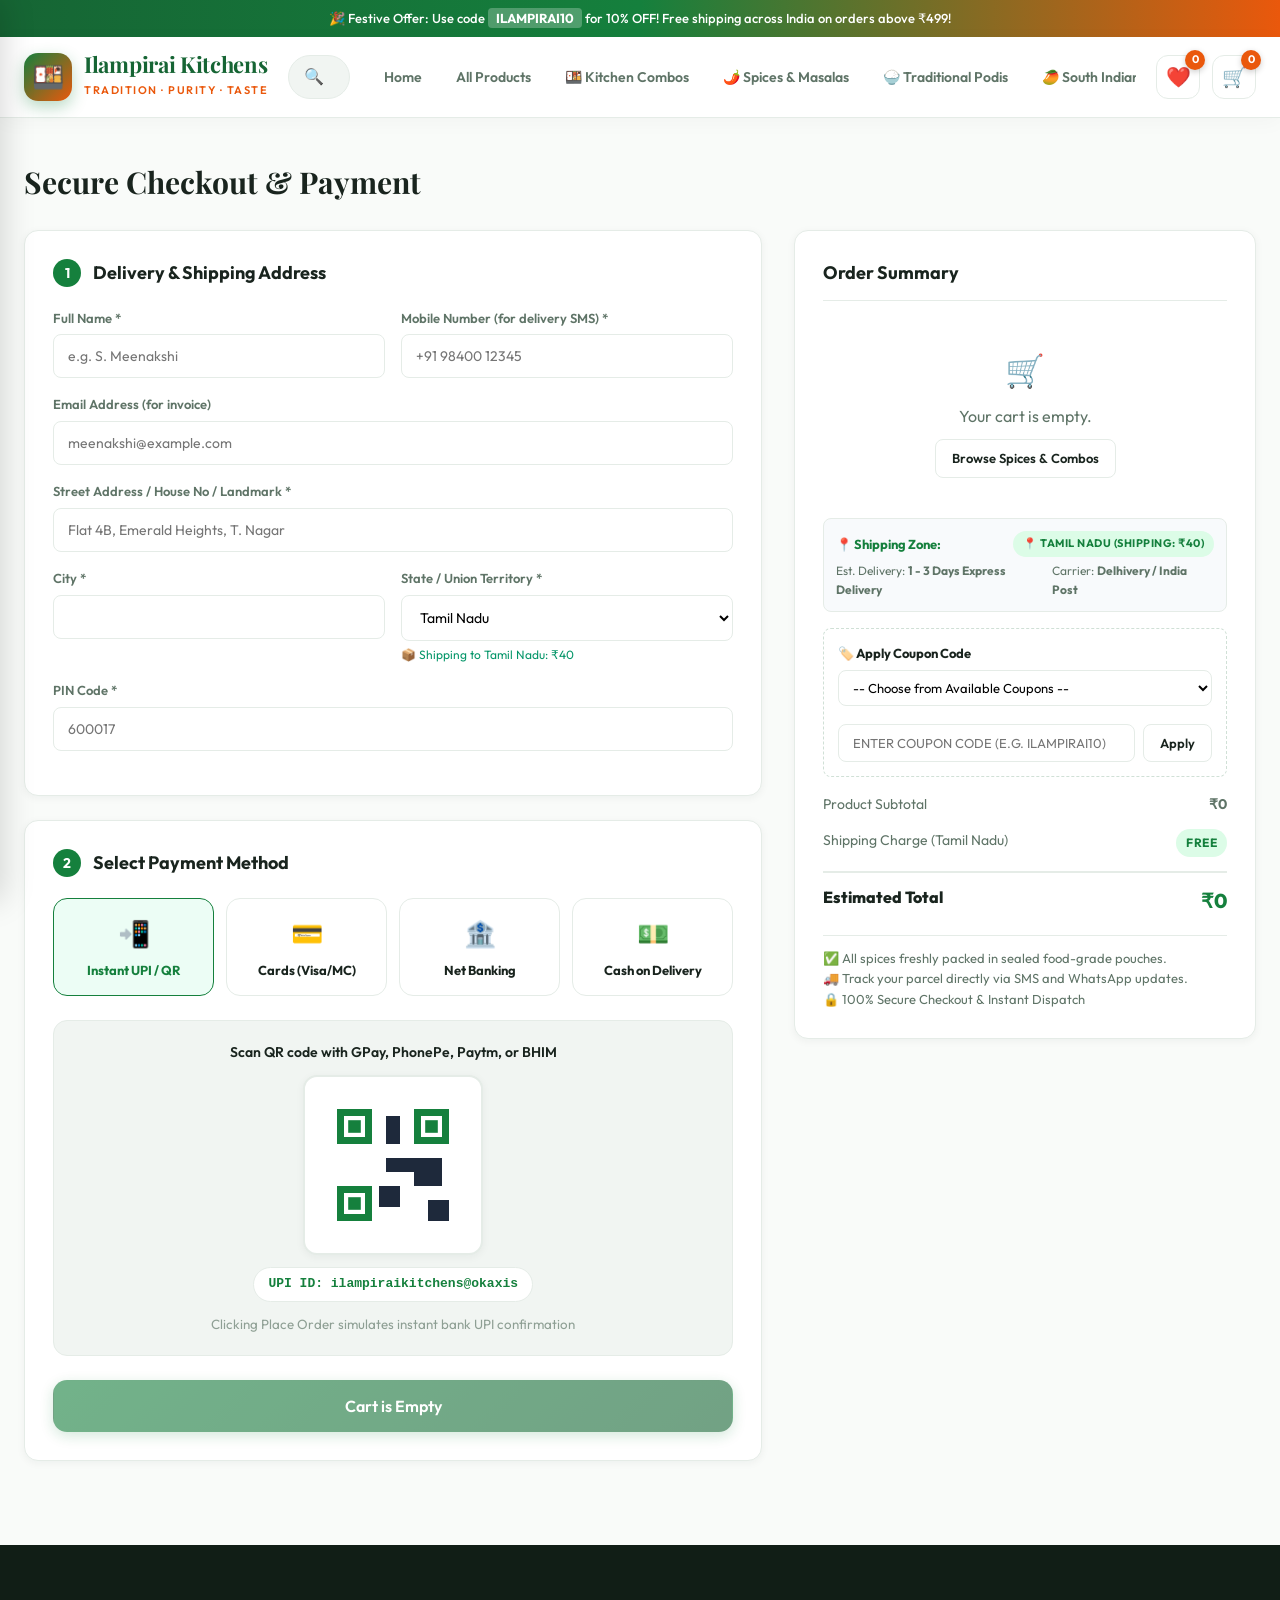
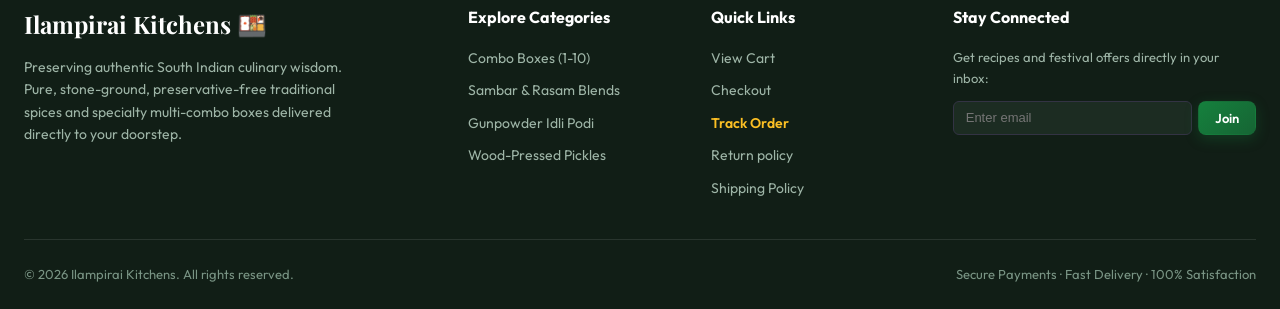
<file: checkout.html>
<!DOCTYPE html>
<html lang="en">

<head>
  <meta charset="UTF-8">
  <meta name="viewport" content="width=device-width, initial-scale=1.0">
  <title>Secure Checkout & Payment — Ilampirai Kitchens</title>
  <meta name="description"
    content="Complete your order for authentic stone-ground South Indian masalas and festival combos with secure payments and state-based delivery zones.">
  <link rel="stylesheet" href="css/style.css?v=14">
  <link rel="icon"
    href="data:image/svg+xml,<svg xmlns=%22http://www.w3.org/2000/svg%22 viewBox=%220%200%20100%20100%22><text y=%22.9em%22 font-size=%2290%22>🍱</text></svg>">
</head>

<body>

  <!-- ===================== ANNOUNCEMENT TOP BAR ===================== -->
  <div class="top-announcement">
    <span>🎉 Festive Offer: Use code <strong>ILAMPIRAI10</strong> for 10% OFF! Free shipping across India on orders
      above ₹499!</span>
  </div>

  <!-- ===================== NAVIGATION HEADER ===================== -->
  <header class="site-navbar">
    <div class="container nav-container">
      <!-- Mobile Menu Toggle Button -->
      <button class="mobile-menu-btn" id="mobileMenuBtn" onclick="toggleMobileMenu(true)"
        aria-label="Open Navigation Menu">☰</button>

      <!-- Brand Logo -->
      <a href="index.html" class="brand-logo">
        <div class="brand-icon">🍱</div>
        <div class="brand-text">
          <h1>Ilampirai Kitchens</h1>
          <span>Tradition &middot; Purity &middot; Taste</span>
        </div>
      </a>

      <!-- Live Search -->
      <div class="nav-search">
        <div class="search-input-wrapper">
          <span class="search-icon">🔍</span>
          <input type="text" id="navSearchInput" placeholder="Search Sambar Podi, Combos, Pickles...">
        </div>
      </div>

      <!-- Nav Links -->
      <nav class="main-nav-bar">
        <ul class="nav-links" id="mainHeaderNavLinks">
          <li><a href="index.html" class="nav-link">Home</a></li>
          <li><a href="catalog.html" class="nav-link">All Products</a></li>
        </ul>
      </nav>

      <!-- Nav Actions -->
      <div class="nav-actions">
        <a href="catalog.html" class="action-btn nav-wishlist-btn" title="Wishlist" style="text-decoration: none;">
          <span>❤️</span>
          <span class="badge-count" id="navWishlistCount">0</span>
        </a>

        <a href="cart.html" class="action-btn" title="Shopping Cart" style="text-decoration: none;">
          <span>🛒</span>
          <span class="badge-count" id="navCartCount">0</span>
        </a>
      </div>
    </div>
  </header>

  <!-- Mobile Side Drawer Navigation -->
  <div id="mobileMenuOverlay" class="mobile-menu-overlay" onclick="toggleMobileMenu(false)"></div>
  <aside id="mobileMenuDrawer" class="mobile-menu-drawer">
    <div class="mobile-drawer-header">
      <div class="brand-logo" style="gap: 10px;">
        <div class="brand-icon" style="width: 36px; height: 36px; font-size: 20px;">🍱</div>
        <div class="brand-text">
          <h2 style="font-size: 17px; color: var(--primary-hover); margin: 0; line-height: 1.1;">Ilampirai Kitchens</h2>
          <span style="font-size: 9px; color: var(--accent-orange); font-weight: 700; letter-spacing: 1px;">TRADITION
            &middot; PURITY</span>
        </div>
      </div>
      <button class="mobile-drawer-close" onclick="toggleMobileMenu(false)" aria-label="Close Navigation">✕</button>
    </div>

    <div class="mobile-drawer-content">
      <div class="mobile-drawer-section-title">Navigation</div>
      <ul class="mobile-nav-list">
        <li>
          <a href="index.html" class="mobile-nav-item" onclick="toggleMobileMenu(false);">
            <span class="m-icon">🏠</span> <span>Home</span>
          </a>
        </li>
        <li>
          <a href="catalog.html" class="mobile-nav-item" onclick="toggleMobileMenu(false);">
            <span class="m-icon">🛍️</span> <span>All Products</span>
          </a>
        </li>
      </ul>

      <div class="mobile-drawer-section-title">Explore Categories</div>
      <ul class="mobile-nav-list" id="mobileCategoriesList">
        <!-- Dynamically rendered via JS -->
      </ul>

      <div class="mobile-drawer-section-title">Quick Actions</div>
      <ul class="mobile-nav-list">
        <li>
          <a href="cart.html" class="mobile-nav-item">
            <span class="m-icon">🛒</span> <span>Shopping Cart</span>
            <span class="badge badge-orange" id="mobileDrawerCartBadge" style="margin-left: auto;">0</span>
          </a>
        </li>
        <li>
          <a href="track-order.html" class="mobile-nav-item" onclick="toggleMobileMenu(false);">
            <span class="m-icon">🚚</span> <span>Track Order</span>
          </a>
        </li>
        <li>
          <a href="catalog.html" class="mobile-nav-item" onclick="toggleMobileMenu(false);">
            <span class="m-icon">❤️</span> <span>Saved Wishlist</span>
            <span class="badge badge-gold" id="mobileDrawerWishlistBadge" style="margin-left: auto;">0</span>
          </a>
        </li>
      </ul>
    </div>
  </aside>

  <!-- ===================== MAIN CHECKOUT CONTENT ===================== -->
  <main style="padding: 40px 0 60px;">
    <div class="container">
      <h2 style="font-family: var(--font-serif); font-size: 30px; margin-bottom: 24px;">Secure Checkout & Payment</h2>

      <div class="checkout-layout">
        <!-- Left: Forms -->
        <div>
          <form id="checkoutForm">
            <!-- Step 1: Customer & Delivery Address -->
            <div class="checkout-step-card">
              <div class="checkout-step-title">
                <span class="step-num">1</span>
                <span>Delivery & Shipping Address</span>
              </div>

              <div class="form-grid-2">
                <div class="form-group">
                  <label class="form-label" for="custName">Full Name *</label>
                  <input type="text" id="custName" class="form-control" placeholder="e.g. S. Meenakshi" required
                    value="">
                </div>
                <div class="form-group">
                  <label class="form-label" for="custPhone">Mobile Number (for delivery SMS) *</label>
                  <input type="tel" id="custPhone" class="form-control" placeholder="+91 98400 12345" required value="">
                </div>
              </div>

              <div class="form-group">
                <label class="form-label" for="custEmail">Email Address (for invoice)</label>
                <input type="email" id="custEmail" class="form-control" placeholder="meenakshi@example.com" value="">
              </div>

              <div class="form-group">
                <label class="form-label" for="custAddress">Street Address / House No / Landmark *</label>
                <input type="text" id="custAddress" class="form-control"
                  placeholder="Flat 4B, Emerald Heights, T. Nagar" required value="">
              </div>

              <div class="form-grid-2">
                <div class="form-group">
                  <label class="form-label" for="custCity">City *</label>
                  <input type="text" id="custCity" class="form-control" required value="">
                </div>
                <div class="form-group">
                  <label class="form-label" for="custState">State / Union Territory *</label>
                  <select id="custState" class="form-control" onchange="onCheckoutStateChange()" required>
                    <!-- Dynamically populated from Admin-configured Active shipping zones only -->
                    <option value="">-- Loading delivery zones... --</option>
                  </select>
                  <small id="custStateHint"
                    style="color: var(--text-muted, #64748b); font-size: 12px; margin-top: 4px; display: block;"></small>
                </div>
              </div>

              <div class="form-group">
                <label class="form-label" for="custPincode">PIN Code *</label>
                <input type="text" id="custPincode" class="form-control" placeholder="600017" required value="">
              </div>
            </div>

            <!-- Step 2: Payment Method -->
            <div class="checkout-step-card">
              <div class="checkout-step-title">
                <span class="step-num">2</span>
                <span>Select Payment Method</span>
              </div>

              <div class="payment-methods">
                <div class="payment-tab active" data-method="upi">
                  <div class="payment-tab-icon">📲</div>
                  <div class="payment-tab-title">Instant UPI / QR</div>
                </div>

                <div class="payment-tab" data-method="card">
                  <div class="payment-tab-icon">💳</div>
                  <div class="payment-tab-title">Cards (Visa/MC)</div>
                </div>

                <div class="payment-tab" data-method="netbanking">
                  <div class="payment-tab-icon">🏦</div>
                  <div class="payment-tab-title">Net Banking</div>
                </div>

                <div class="payment-tab" data-method="cod">
                  <div class="payment-tab-icon">💵</div>
                  <div class="payment-tab-title">Cash on Delivery</div>
                </div>
              </div>

              <!-- UPI Pane -->
              <div class="payment-content-pane payment-pane" id="pane-upi">
                <div class="upi-qr-box">
                  <p style="font-size: 14px; font-weight: 600;">Scan QR code with GPay, PhonePe, Paytm, or BHIM</p>
                  <div class="upi-qr-code">
                    <svg viewBox="0 0 100 100" width="140" height="140">
                      <rect width="100" height="100" fill="#ffffff" />
                      <rect x="10" y="10" width="25" height="25" fill="#15803d" />
                      <rect x="15" y="15" width="15" height="15" fill="#ffffff" />
                      <rect x="18" y="18" width="9" height="9" fill="#15803d" />
                      <rect x="65" y="10" width="25" height="25" fill="#15803d" />
                      <rect x="70" y="15" width="15" height="15" fill="#ffffff" />
                      <rect x="73" y="18" width="9" height="9" fill="#15803d" />
                      <rect x="10" y="65" width="25" height="25" fill="#15803d" />
                      <rect x="15" y="70" width="15" height="15" fill="#ffffff" />
                      <rect x="18" y="73" width="9" height="9" fill="#15803d" />
                      <rect x="45" y="15" width="10" height="20" fill="#1e293b" />
                      <rect x="45" y="45" width="20" height="10" fill="#1e293b" />
                      <rect x="40" y="65" width="15" height="15" fill="#1e293b" />
                      <rect x="65" y="45" width="20" height="20" fill="#1e293b" />
                      <rect x="75" y="75" width="15" height="15" fill="#1e293b" />
                    </svg>
                  </div>
                  <div class="upi-id-badge">UPI ID: ilampiraikitchens@okaxis</div>
                  <small style="color: var(--text-light);">Clicking Place Order simulates instant bank UPI
                    confirmation</small>
                </div>
              </div>

              <!-- Card Pane -->
              <div class="payment-content-pane payment-pane" id="pane-card" style="display: none;">
                <div class="form-group">
                  <label class="form-label">Card Number</label>
                  <input type="text" class="form-control" placeholder="4532 •••• •••• 8891" value="4532 8912 3456 7890">
                </div>
                <div class="form-grid-2">
                  <div class="form-group">
                    <label class="form-label">Expiry (MM/YY)</label>
                    <input type="text" class="form-control" placeholder="12/28" value="08/28">
                  </div>
                  <div class="form-group">
                    <label class="form-label">CVV</label>
                    <input type="password" class="form-control" placeholder="•••" value="789" maxlength="4">
                  </div>
                </div>
              </div>

              <!-- Netbanking Pane -->
              <div class="payment-content-pane payment-pane" id="pane-netbanking" style="display: none;">
                <div class="form-group">
                  <label class="form-label">Choose Bank</label>
                  <select class="form-control">
                    <option>HDFC Bank</option>
                    <option>State Bank of India (SBI)</option>
                    <option>ICICI Bank</option>
                    <option>Axis Bank</option>
                    <option>Kotak Mahindra Bank</option>
                  </select>
                </div>
              </div>

              <!-- COD Pane -->
              <div class="payment-content-pane payment-pane" id="pane-cod" style="display: none;">
                <p style="font-size: 14px; color: var(--text-muted); line-height: 1.5;">
                  💵 Pay with cash upon delivery at your doorstep. Please keep exact change ready.
                </p>
              </div>

              <button type="submit" id="placeOrderBtn" class="btn btn-primary btn-block btn-lg"
                style="margin-top: 24px;">
                Place Order & Pay
              </button>
            </div>
          </form>
        </div>

        <!-- Right: Checkout Summary Card -->
        <div>
          <div class="cart-summary-card">
            <h3 class="summary-title">Order Summary</h3>
            <div id="checkoutSummaryItems" style="margin-bottom: 16px;">
              <!-- Rendered via js/checkout.js -->
            </div>

            <!-- Shipping Zone & Destination Info Banner -->
            <div id="checkoutShippingZoneBanner"
              style="background: var(--bg-surface-alt, #f8fafc); border: 1px solid var(--border-light); border-radius: 8px; padding: 12px; margin-bottom: 16px; font-size: 13px;">
              <div style="display: flex; justify-content: space-between; align-items: center; margin-bottom: 4px;">
                <span style="font-weight: 700; color: var(--primary);">📍 Shipping Zone:</span>
                <span id="checkoutZoneNameBadge" class="badge badge-info" style="font-size: 11px;">Tamil Nadu</span>
              </div>
              <div style="color: var(--text-muted); font-size: 12px; display: flex; justify-content: space-between;">
                <span>Est. Delivery: <strong id="checkoutZoneDays">1 - 3 Days</strong></span>
                <span>Carrier: <strong id="checkoutZoneCarrier">Delhivery / India Post</strong></span>
              </div>
            </div>

            <!-- Coupon Selector / Input in Checkout -->
            <div class="checkout-coupon-section"
              style="margin-bottom: 16px; padding: 14px; background: #fff; border: 1.5px dashed var(--primary-glow, #15803d40); border-radius: 8px;">
              <label
                style="display: block; font-size: 13px; font-weight: 700; color: var(--text-main); margin-bottom: 6px;">
                🏷️ Apply Coupon Code
              </label>

              <!-- Quick Select Available Coupons Dropdown -->
              <div style="margin-bottom: 8px;">
                <select id="checkoutCouponSelect" class="form-control" style="font-size: 13px; padding: 8px 10px;"
                  onchange="onSelectCheckoutCouponDropdown(this.value)">
                  <option value="">-- Choose from Available Coupons --</option>
                  <!-- Populated via JS -->
                </select>
              </div>

              <div class="coupon-box" style="margin-bottom: 0;">
                <input type="text" id="checkoutCouponInput" class="coupon-input"
                  placeholder="enter coupon code (e.g. ILAMPIRAI10)" style="text-transform: uppercase;">
                <button type="button" class="btn btn-secondary btn-sm"
                  onclick="applyCheckoutCouponCode()">Apply</button>
              </div>

              <div id="checkoutAppliedCouponTag"
                style="display: none; margin-top: 8px; font-size: 12px; color: var(--primary); font-weight: 600; display: flex; justify-content: space-between; align-items: center;">
                <span>Applied: <strong id="checkoutAppliedCouponName"></strong> (<span
                    id="checkoutAppliedCouponDesc"></span>)</span>
                <button type="button" onclick="removeCheckoutCoupon()"
                  style="background: none; border: none; color: #ef4444; cursor: pointer; font-size: 12px; text-decoration: underline;">Remove</button>
              </div>
            </div>

            <!-- Financial Calculation Rows (NO GST) -->
            <div class="summary-row">
              <span>Product Subtotal</span>
              <strong id="checkoutSubtotal">₹0</strong>
            </div>

            <div class="summary-row">
              <span id="checkoutDeliveryLabel">Shipping Charge</span>
              <span id="checkoutDelivery">₹40</span>
            </div>

            <div class="summary-row" id="checkoutDiscountRow" style="display: none;">
              <span>Coupon Discount</span>
              <span id="checkoutDiscount" style="color: var(--primary); font-weight: 700;">-₹0</span>
            </div>

            <div class="summary-row total"
              style="margin-top: 12px; padding-top: 12px; border-top: 2px solid var(--border-light);">
              <span style="font-size: 16px;">Estimated Total</span>
              <span id="checkoutGrandTotal" style="font-size: 20px; color: var(--primary); font-weight: 800;">₹0</span>
            </div>

            <div
              style="margin-top: 18px; padding-top: 12px; border-top: 1px solid var(--border-light); font-size: 13px; color: var(--text-muted); line-height: 1.6;">
              ✅ All spices freshly packed in sealed food-grade pouches.<br>
              🚚 Track your parcel directly via SMS and WhatsApp updates.<br>
              🔒 100% Secure Checkout & Instant Dispatch
            </div>
          </div>
        </div>
      </div>
    </div>
  </main>

  <!-- ===================== ORDER CONFIRMATION MODAL ===================== -->
  <div id="orderSuccessModal" class="modal-overlay">
    <div class="modal-card">
      <div class="order-success-icon">✓</div>
      <h2 class="order-success-title">Order Successfully Placed!</h2>
      <p class="order-success-sub">Thank you for supporting Ilampirai Kitchens traditional culinary heritage.</p>

      <div class="tracking-stepper">
        <div class="track-step done">
          <div class="track-dot">1</div>
          <div class="track-label">Placed</div>
        </div>
        <div class="track-step active">
          <div class="track-dot">2</div>
          <div class="track-label">Packing</div>
        </div>
        <div class="track-step">
          <div class="track-dot">3</div>
          <div class="track-label">Dispatched</div>
        </div>
        <div class="track-step">
          <div class="track-dot">4</div>
          <div class="track-label">Delivered</div>
        </div>
      </div>

      <div class="receipt-summary-box" id="orderSuccessDetails">
        <!-- Injected via js/checkout.js -->
      </div>

      <div style="display: flex; gap: 12px; margin-top: 20px;">
        <button class="btn btn-secondary btn-block" onclick="window.print()">🖨️ Print Invoice</button>
        <button class="btn btn-primary btn-block" onclick="closeOrderModal()">Continue Shopping</button>
      </div>
    </div>
  </div>

  <!-- ===================== TOAST NOTIFICATION CONTAINER ===================== -->
  <div id="toastContainer" class="toast-container"></div>

  <!-- ===================== SITE FOOTER ===================== -->
  <footer class="site-footer">
    <div class="container">
      <div class="footer-grid">
        <div class="footer-brand">
          <h3>Ilampirai Kitchens 🍱</h3>
          <p>
            Preserving authentic South Indian culinary wisdom. Pure, stone-ground, preservative-free traditional spices
            and specialty multi-combo boxes delivered directly to your doorstep.
          </p>
        </div>

        <div class="footer-col">
          <h4>Explore Categories</h4>
          <ul class="footer-links">
            <li><a href="catalog.html?cat=combos">Combo Boxes (1-10)</a></li>
            <li><a href="catalog.html?cat=spices">Sambar & Rasam Blends</a></li>
            <li><a href="catalog.html?cat=podis">Gunpowder Idli Podi</a></li>
            <li><a href="catalog.html?cat=pickles">Wood-Pressed Pickles</a></li>
          </ul>
        </div>

        <div class="footer-col">
          <h4>Quick Links</h4>
          <ul class="footer-links">
            <li><a href="cart.html">View Cart</a></li>
            <li><a href="checkout.html">Checkout</a></li>
            <li><a href="track-order.html" style="color: #fbbf24; font-weight: 600;">Track Order</a></li>
            <li><a href="retrunpolicy.html">Return policy</a></li>
            <li><a href="shippingpolicy.html">Shipping Policy</a></li>
          </ul>
        </div>

        <div class="footer-col">
          <h4>Stay Connected</h4>
          <p style="color: #9eb5a7; margin-bottom: 12px; font-size: 13px;">Get recipes and festival offers directly in
            your inbox:</p>
          <div style="display: flex; gap: 6px;">
            <input type="email" placeholder="Enter email"
              style="padding: 8px 12px; border-radius: 6px; border: 1px solid #334; background: #1c2c22; color: #fff; font-size: 13px; width: 100%;">
            <button class="btn btn-primary btn-sm"
              onclick="alert('Thank you for subscribing to Ilampirai Kitchens!');">Join</button>
          </div>
        </div>
      </div>

      <div class="footer-bottom">
        <span>&copy; 2026 Ilampirai Kitchens. All rights reserved.</span>
        <span>Secure Payments &middot; Fast Delivery &middot; 100% Satisfaction</span>
      </div>
    </div>
  </footer>

  <script src="js/api.js"></script>
  <script src="js/checkout.js"></script>
</body>

</html>
</file>
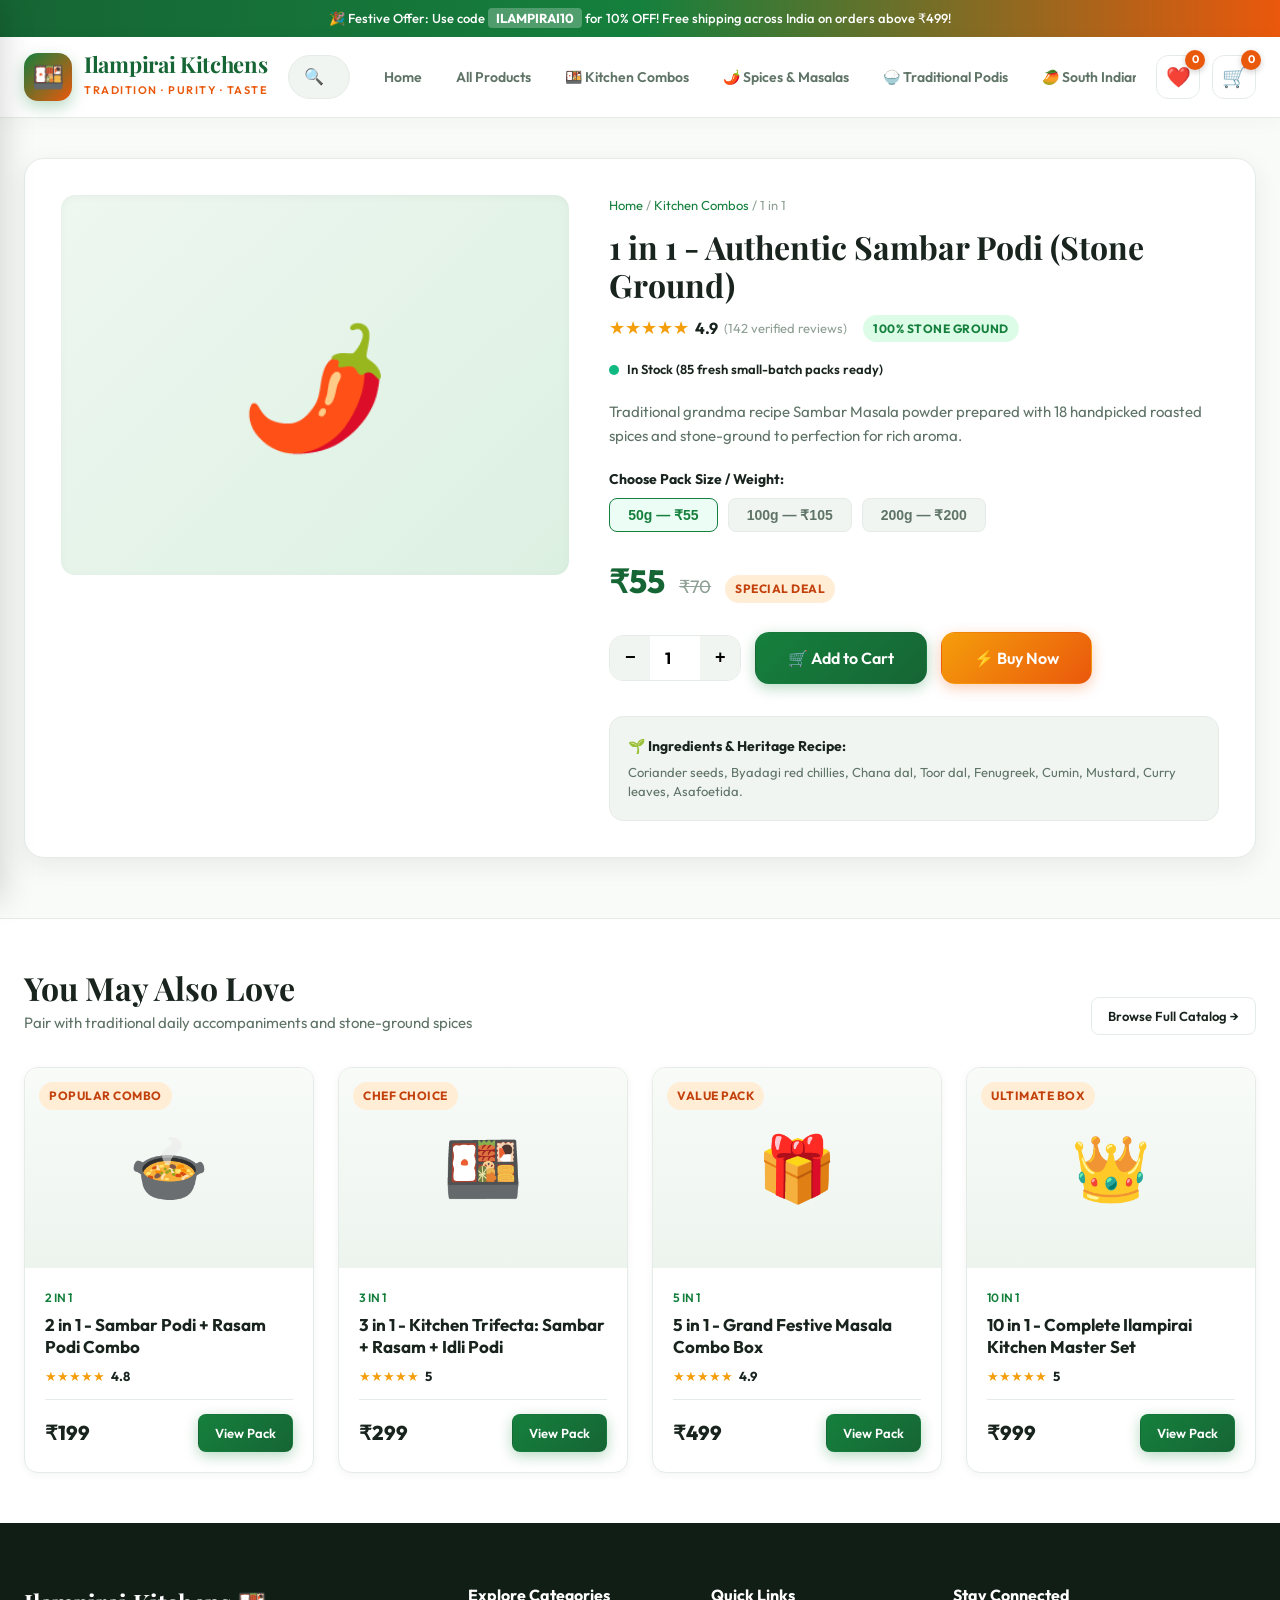
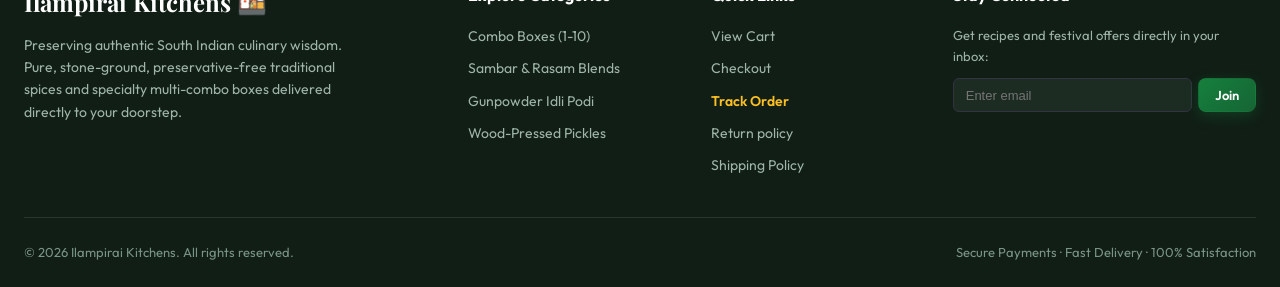
<file: product.html>
<!DOCTYPE html>
<html lang="en">

<head>
  <meta charset="UTF-8">
  <meta name="viewport" content="width=device-width, initial-scale=1.0">
  <title>Product Details — Ilampirai Kitchens</title>
  <meta name="description"
    content="Experience stone-ground authentic South Indian masalas, sambar podi, and handcrafted multi-combo packs from Ilampirai Kitchens.">
  <link rel="stylesheet" href="css/style.css?v=20">
  <link rel="icon"
    href="data:image/svg+xml,<svg xmlns=%22http://www.w3.org/2000/svg%22 viewBox=%220%200%20100%20100%22><text y=%22.9em%22 font-size=%2290%22>🍱</text></svg>">
</head>

<body>

  <!-- ===================== ANNOUNCEMENT TOP BAR ===================== -->
  <div class="top-announcement">
    <span>🎉 Festive Offer: Use code <strong>ILAMPIRAI10</strong> for 10% OFF! Free shipping across India on orders
      above ₹499!</span>
  </div>

  <!-- ===================== NAVIGATION HEADER ===================== -->
  <header class="site-navbar">
    <div class="container nav-container">
      <!-- Mobile Menu Toggle Button -->
      <button class="mobile-menu-btn" id="mobileMenuBtn" onclick="toggleMobileMenu(true)"
        aria-label="Open Navigation Menu">☰</button>

      <!-- Brand Logo -->
      <a href="index.html" class="brand-logo">
        <div class="brand-icon">🍱</div>
        <div class="brand-text">
          <h1>Ilampirai Kitchens</h1>
          <span>Tradition &middot; Purity &middot; Taste</span>
        </div>
      </a>

      <!-- Live Search -->
      <div class="nav-search">
        <div class="search-input-wrapper">
          <span class="search-icon">🔍</span>
          <input type="text" id="navSearchInput" placeholder="Search Sambar Podi, Combos, Pickles...">
        </div>
      </div>

      <!-- Nav Links -->
      <nav class="main-nav-bar">
        <ul class="nav-links" id="mainHeaderNavLinks">
          <li><a href="index.html" class="nav-link">Home</a></li>
          <li><a href="catalog.html" class="nav-link">All Products</a></li>
        </ul>
      </nav>

      <!-- Nav Actions -->
      <div class="nav-actions">
        <a href="catalog.html" class="action-btn nav-wishlist-btn" title="Wishlist" style="text-decoration: none;">
          <span>❤️</span>
          <span class="badge-count" id="navWishlistCount">0</span>
        </a>

        <a href="cart.html" class="action-btn" title="Shopping Cart" style="text-decoration: none;">
          <span>🛒</span>
          <span class="badge-count" id="navCartCount">0</span>
        </a>
      </div>
    </div>
  </header>

  <!-- Mobile Side Drawer Navigation -->
  <div id="mobileMenuOverlay" class="mobile-menu-overlay" onclick="toggleMobileMenu(false)"></div>
  <aside id="mobileMenuDrawer" class="mobile-menu-drawer">
    <div class="mobile-drawer-header">
      <div class="brand-logo" style="gap: 10px;">
        <div class="brand-icon" style="width: 36px; height: 36px; font-size: 20px;">🍱</div>
        <div class="brand-text">
          <h2 style="font-size: 17px; color: var(--primary-hover); margin: 0; line-height: 1.1;">Ilampirai Kitchens</h2>
          <span style="font-size: 9px; color: var(--accent-orange); font-weight: 700; letter-spacing: 1px;">TRADITION
            &middot; PURITY</span>
        </div>
      </div>
      <button class="mobile-drawer-close" onclick="toggleMobileMenu(false)" aria-label="Close Navigation">✕</button>
    </div>

    <div class="mobile-drawer-content">
      <div class="mobile-drawer-section-title">Navigation</div>
      <ul class="mobile-nav-list">
        <li>
          <a href="index.html" class="mobile-nav-item" onclick="toggleMobileMenu(false);">
            <span class="m-icon">🏠</span> <span>Home</span>
          </a>
        </li>
        <li>
          <a href="catalog.html" class="mobile-nav-item" onclick="toggleMobileMenu(false);">
            <span class="m-icon">🛍️</span> <span>All Products</span>
          </a>
        </li>
      </ul>

      <div class="mobile-drawer-section-title">Explore Categories</div>
      <ul class="mobile-nav-list" id="mobileCategoriesList">
        <!-- Dynamically rendered via JS -->
      </ul>

      <div class="mobile-drawer-section-title">Quick Actions</div>
      <ul class="mobile-nav-list">
        <li>
          <a href="cart.html" class="mobile-nav-item">
            <span class="m-icon">🛒</span> <span>Shopping Cart</span>
            <span class="badge badge-orange" id="mobileDrawerCartBadge" style="margin-left: auto;">0</span>
          </a>
        </li>
        <li>
          <a href="track-order.html" class="mobile-nav-item" onclick="toggleMobileMenu(false);">
            <span class="m-icon">🚚</span> <span>Track Order</span>
          </a>
        </li>
        <li>
          <a href="catalog.html" class="mobile-nav-item" onclick="toggleMobileMenu(false);">
            <span class="m-icon">❤️</span> <span>Saved Wishlist</span>
            <span class="badge badge-gold" id="mobileDrawerWishlistBadge" style="margin-left: auto;">0</span>
          </a>
        </li>
      </ul>
    </div>
  </aside>

  <!-- ===================== MAIN PRODUCT DETAIL CONTAINER ===================== -->
  <main style="padding: 40px 0 20px;">
    <div class="container" id="productDetailContent">
      <div style="text-align: center; padding: 60px 0;">
        <div style="font-size: 40px; margin-bottom: 12px;">⏳</div>
        <p style="color: var(--text-muted);">Loading authentic kitchen recipe...</p>
      </div>
    </div>
  </main>

  <!-- ===================== RELATED PRODUCTS ===================== -->
  <section class="section" style="background: #fff; border-top: 1px solid var(--border-light); padding: 50px 0;">
    <div class="container">
      <div class="section-header">
        <div class="section-title-wrap">
          <h2>You May Also Love</h2>
          <p>Pair with traditional daily accompaniments and stone-ground spices</p>
        </div>
        <a href="catalog.html" class="btn btn-secondary btn-sm" style="text-decoration: none;">Browse Full Catalog →</a>
      </div>

      <div class="products-grid" id="relatedProductsGrid">
        <!-- Rendered by js/product.js -->
      </div>
    </div>
  </section>

  <!-- ===================== TOAST NOTIFICATION CONTAINER ===================== -->
  <div id="toastContainer" class="toast-container"></div>

  <!-- ===================== SITE FOOTER ===================== -->
  <footer class="site-footer">
    <div class="container">
      <div class="footer-grid">
        <div class="footer-brand">
          <h3>Ilampirai Kitchens 🍱</h3>
          <p>
            Preserving authentic South Indian culinary wisdom. Pure, stone-ground, preservative-free traditional spices
            and specialty multi-combo boxes delivered directly to your doorstep.
          </p>
        </div>

        <div class="footer-col">
          <h4>Explore Categories</h4>
          <ul class="footer-links">
            <li><a href="catalog.html?cat=combos">Combo Boxes (1-10)</a></li>
            <li><a href="catalog.html?cat=spices">Sambar & Rasam Blends</a></li>
            <li><a href="catalog.html?cat=podis">Gunpowder Idli Podi</a></li>
            <li><a href="catalog.html?cat=pickles">Wood-Pressed Pickles</a></li>
          </ul>
        </div>

        <div class="footer-col">
          <h4>Quick Links</h4>
          <ul class="footer-links">
            <li><a href="cart.html">View Cart</a></li>
            <li><a href="checkout.html">Checkout</a></li>
            <li><a href="track-order.html" style="color: #fbbf24; font-weight: 600;">Track Order</a></li>
            <li><a href="retrunpolicy.html">Return policy</a></li>
            <li><a href="shippingpolicy.html">Shipping Policy</a></li>
          </ul>
        </div>

        <div class="footer-col">
          <h4>Stay Connected</h4>
          <p style="color: #9eb5a7; margin-bottom: 12px; font-size: 13px;">Get recipes and festival offers directly in
            your inbox:</p>
          <div style="display: flex; gap: 6px;">
            <input type="email" placeholder="Enter email"
              style="padding: 8px 12px; border-radius: 6px; border: 1px solid #334; background: #1c2c22; color: #fff; font-size: 13px; width: 100%;">
            <button class="btn btn-primary btn-sm"
              onclick="alert('Thank you for subscribing to Ilampirai Kitchens!');">Join</button>
          </div>
        </div>
      </div>

      <div class="footer-bottom">
        <span>&copy; 2026 Ilampirai Kitchens. All rights reserved.</span>
        <span>Secure Payments &middot; Fast Delivery &middot; 100% Satisfaction</span>
      </div>
    </div>
  </footer>

  <script src="js/api.js?v=20"></script>
  <script src="js/product.js?v=20"></script>
</body>

</html>
</file>
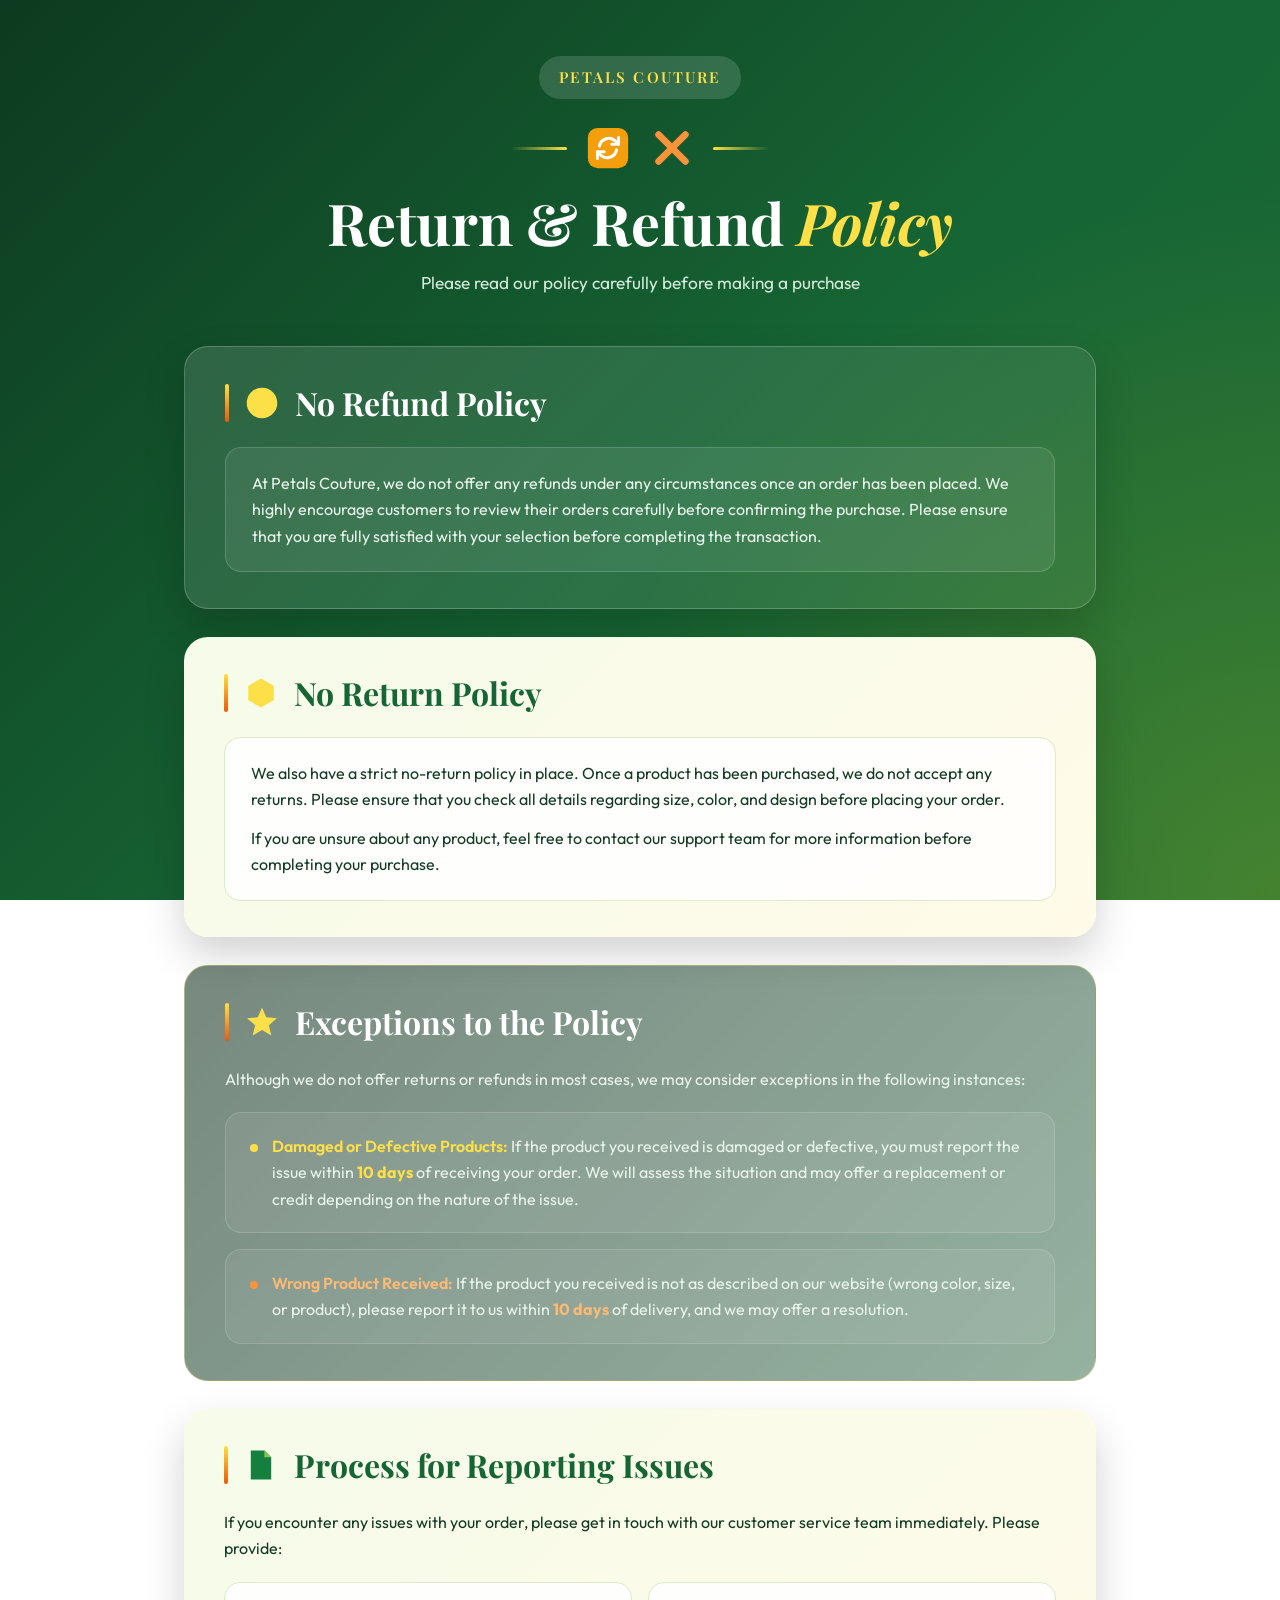
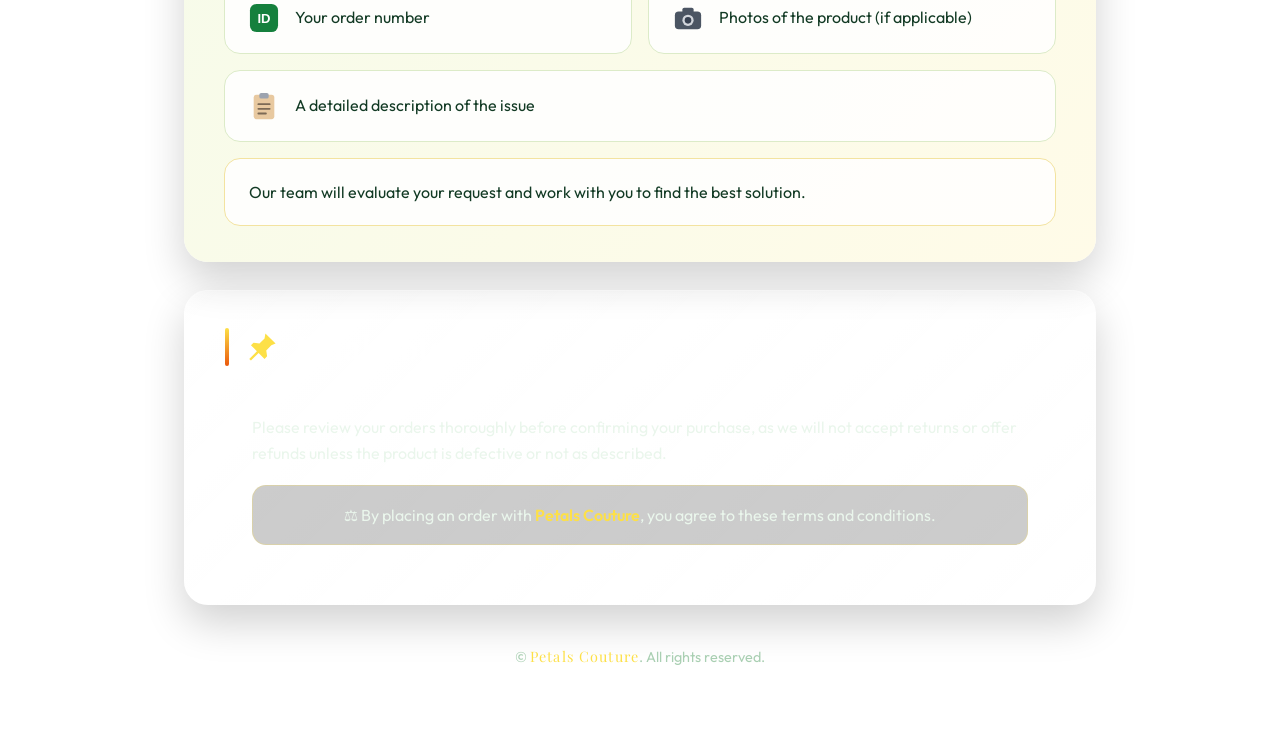
<file: retrunpolicy.html>
<!DOCTYPE html>
<html lang="en">

<head>
    <meta charset="UTF-8">
    <meta name="viewport" content="width=device-width, initial-scale=1, viewport-fit=cover">
    <title>Return &amp; Refund Policy | Petals Couture</title>
    <meta name="description"
        content="Return and refund policy of Petals Couture. Please read before making a purchase.">
    <link rel="preconnect" href="https://fonts.googleapis.com">
    <link rel="preconnect" href="https://fonts.gstatic.com" crossorigin>
    <link
        href="https://fonts.googleapis.com/css2?family=Playfair+Display:wght@600;700&family=Outfit:wght@400;500;600;700&display=swap"
        rel="stylesheet">
    <style>
        :root {
            --g-900: #0d3a20;
            --g-800: #14532d;
            --g-700: #166534;
            --g-600: #15803d;
            --leaf: #4d8a2c;
            --yellow: #fde047;
            --amber: #f59e0b;
            --orange: #ea580c;
            --cream: #f6fbea;
            --cream-2: #fffbe8;
            --ink: #123a24;
            --text: #eaf6ec;
            --serif: "Playfair Display", Georgia, "Times New Roman", serif;
            --sans: "Outfit", system-ui, -apple-system, "Segoe UI", Roboto, Arial, sans-serif;
        }

        * {
            box-sizing: border-box;
            margin: 0;
            padding: 0;
        }

        html {
            -webkit-text-size-adjust: 100%;
        }

        body {
            font-family: var(--sans);
            color: var(--text);
            line-height: 1.65;
            background:
                radial-gradient(circle at 100% 100%, rgba(120, 160, 40, 0.45), transparent 45%),
                linear-gradient(135deg, var(--g-900) 0%, var(--g-700) 55%, #1b6b36 100%);
            background-attachment: fixed;
            min-height: 100vh;
            padding-top: env(safe-area-inset-top, 0px);
            padding-bottom: env(safe-area-inset-bottom, 0px);
        }

        .wrap {
            width: 100%;
            max-width: 960px;
            margin: 0 auto;
            padding: 56px 24px 72px;
        }

        /* ---------- Header ---------- */
        header {
            text-align: center;
            margin-bottom: 48px;
        }

        .brand {
            display: inline-block;
            font-family: var(--serif);
            font-weight: 600;
            font-size: 0.95rem;
            letter-spacing: 0.14em;
            color: var(--yellow);
            background: rgba(255, 255, 255, 0.14);
            padding: 9px 20px;
            border-radius: 999px;
            margin-bottom: 26px;
        }

        .icons {
            display: flex;
            align-items: center;
            justify-content: center;
            gap: 18px;
            margin-bottom: 18px;
        }

        .icons .line {
            width: 56px;
            height: 3px;
            border-radius: 3px;
            background: linear-gradient(90deg, transparent, var(--yellow));
        }

        .icons .line.r {
            background: linear-gradient(270deg, transparent, var(--yellow));
        }

        .icons svg {
            width: 46px;
            height: 46px;
            display: block;
        }

        h1 {
            font-family: var(--serif);
            font-weight: 700;
            font-size: clamp(2rem, 7vw, 3.6rem);
            line-height: 1.15;
            color: #fff;
            margin-bottom: 14px;
        }

        h1 em {
            font-style: italic;
            color: var(--yellow);
        }

        .subtitle {
            color: #d4ecd9;
            font-size: 1.08rem;
        }

        /* ---------- Cards ---------- */
        .card {
            border-radius: 24px;
            padding: 36px 40px;
            margin-bottom: 28px;
        }

        .card.dark {
            background: linear-gradient(135deg, rgba(255, 255, 255, 0.13), rgba(255, 255, 255, 0.06));
            border: 1px solid rgba(255, 255, 255, 0.22);
            box-shadow: 0 18px 40px rgba(0, 0, 0, 0.18);
        }

        .card.navy {
            background: linear-gradient(135deg, rgba(8, 40, 22, 0.55), rgba(20, 83, 45, 0.45));
            border: 1px solid rgba(253, 224, 71, 0.25);
        }

        .card.light {
            background: linear-gradient(135deg, var(--cream), var(--cream-2));
            color: var(--ink);
            box-shadow: 0 18px 40px rgba(0, 0, 0, 0.18);
        }

        .card-title {
            display: flex;
            align-items: center;
            gap: 16px;
            margin-bottom: 24px;
        }

        .card-title::before {
            content: "";
            width: 4px;
            height: 38px;
            border-radius: 4px;
            background: linear-gradient(180deg, var(--yellow), var(--orange));
            flex: none;
        }

        .card-title svg {
            width: 34px;
            height: 34px;
            flex: none;
        }

        h2 {
            font-family: var(--serif);
            font-weight: 700;
            font-size: clamp(1.35rem, 4.4vw, 2rem);
            line-height: 1.25;
        }

        .dark h2,
        .navy h2 {
            color: #fff;
        }

        .light h2 {
            color: var(--g-700);
        }

        .inner {
            background: rgba(255, 255, 255, 0.08);
            border: 1px solid rgba(255, 255, 255, 0.16);
            border-radius: 16px;
            padding: 22px 26px;
        }

        .inner p+p {
            margin-top: 12px;
        }

        .light .inner {
            background: rgba(255, 255, 255, 0.85);
            border: 1px solid #dcebc8;
            color: var(--ink);
        }

        .lead {
            margin-bottom: 20px;
        }

        /* ---------- Exceptions ---------- */
        .exceptions {
            list-style: none;
            display: grid;
            gap: 16px;
        }

        .exceptions li {
            display: flex;
            gap: 14px;
            background: rgba(255, 255, 255, 0.07);
            border: 1px solid rgba(255, 255, 255, 0.15);
            border-radius: 16px;
            padding: 20px 24px;
        }

        .exceptions li::before {
            content: "";
            width: 8px;
            height: 8px;
            border-radius: 50%;
            margin-top: 11px;
            flex: none;
            background: var(--yellow);
        }

        .exceptions li.alt::before {
            background: #fb923c;
        }

        .exceptions strong {
            color: var(--yellow);
            font-weight: 600;
        }

        .exceptions li.alt strong {
            color: #fdba74;
        }

        .days {
            color: var(--yellow);
            font-weight: 700;
        }

        .alt .days {
            color: #fdba74;
        }

        /* ---------- Reporting ---------- */
        .steps {
            display: grid;
            grid-template-columns: 1fr 1fr;
            gap: 16px;
            margin-bottom: 16px;
        }

        .step {
            display: flex;
            align-items: center;
            gap: 16px;
            background: rgba(255, 255, 255, 0.85);
            border: 1px solid #dcebc8;
            border-radius: 16px;
            padding: 20px 24px;
            color: var(--ink);
        }

        .step.full {
            grid-column: 1 / -1;
        }

        .step svg {
            width: 30px;
            height: 30px;
            flex: none;
        }

        .resolve {
            background: rgba(255, 255, 255, 0.85);
            border: 1px solid #f3e3a0;
            border-radius: 16px;
            padding: 20px 24px;
            color: var(--ink);
        }

        /* ---------- Final ---------- */
        .agree {
            margin-top: 18px;
            text-align: center;
            background: rgba(0, 0, 0, 0.2);
            border: 1px solid rgba(253, 224, 71, 0.25);
            border-radius: 14px;
            padding: 16px 20px;
        }

        .agree strong {
            color: var(--yellow);
            font-weight: 600;
        }

        footer {
            text-align: center;
            margin-top: 40px;
            color: #a9cfb2;
            font-size: 0.9rem;
        }

        footer span {
            font-family: var(--serif);
            color: var(--yellow);
            letter-spacing: 0.08em;
        }

        /* ---------- Mobile ---------- */
        @media (max-width: 720px) {
            .wrap {
                padding: 36px 16px 48px;
            }

            header {
                margin-bottom: 32px;
            }

            .icons svg {
                width: 38px;
                height: 38px;
            }

            .icons .line {
                width: 36px;
            }

            .subtitle {
                font-size: 0.98rem;
            }

            .card {
                border-radius: 20px;
                padding: 24px 18px;
                margin-bottom: 20px;
            }

            .card-title {
                gap: 12px;
                margin-bottom: 18px;
            }

            .card-title::before {
                height: 30px;
            }

            .card-title svg {
                width: 28px;
                height: 28px;
            }

            .inner {
                padding: 16px;
            }

            .exceptions li {
                padding: 16px;
                gap: 12px;
            }

            .steps {
                grid-template-columns: 1fr;
                gap: 12px;
            }

            .step {
                padding: 16px;
            }

            .resolve {
                padding: 16px;
            }

            .agree {
                padding: 14px;
                font-size: 0.95rem;
            }
        }

        @media (max-width: 380px) {
            body {
                font-size: 15px;
            }

            .card {
                padding: 20px 14px;
            }
        }

        @media (prefers-reduced-motion: reduce) {
            * {
                animation: none !important;
                transition: none !important;
            }
        }
    </style>
</head>

<body>
    <main class="wrap">

        <header>
            <div class="brand">PETALS COUTURE</div>
            <div class="icons" aria-hidden="true">
                <span class="line"></span>
                <svg viewBox="0 0 48 48" fill="none">
                    <rect x="3" y="3" width="42" height="42" rx="10" fill="#f59e0b" />
                    <path d="M15 22a10 10 0 0 1 17-5l3 3M33 26a10 10 0 0 1-17 5l-3-3" stroke="#fff" stroke-width="3.2"
                        stroke-linecap="round" />
                    <path d="M35 13v7h-7M13 35v-7h7" stroke="#fff" stroke-width="3.2" stroke-linecap="round"
                        stroke-linejoin="round" />
                </svg>
                <svg viewBox="0 0 48 48" fill="none">
                    <path d="M10 10l28 28M38 10L10 38" stroke="#fb923c" stroke-width="7" stroke-linecap="round" />
                </svg>
                <span class="line r"></span>
            </div>
            <h1>Return &amp; Refund <em>Policy</em></h1>
            <p class="subtitle">Please read our policy carefully before making a purchase</p>
        </header>

        <section class="card dark">
            <div class="card-title">
                <svg viewBox="0 0 40 40" aria-hidden="true">
                    <circle cx="20" cy="20" r="18" fill="#fde047" />
                </svg>
                <h2>No Refund Policy</h2>
            </div>
            <div class="inner">
                <p>At Petals Couture, we do not offer any refunds under any circumstances once an order has been placed.
                    We highly encourage customers to review their orders carefully before confirming the purchase.
                    Please ensure that you are fully satisfied with your selection before completing the transaction.
                </p>
            </div>
        </section>

        <section class="card light">
            <div class="card-title">
                <svg viewBox="0 0 40 40" aria-hidden="true">
                    <polygon points="20,3 35,11.5 35,28.5 20,37 5,28.5 5,11.5" fill="#fde047" />
                </svg>
                <h2>No Return Policy</h2>
            </div>
            <div class="inner">
                <p>We also have a strict no-return policy in place. Once a product has been purchased, we do not accept
                    any returns. Please ensure that you check all details regarding size, color, and design before
                    placing your order.</p>
                <p>If you are unsure about any product, feel free to contact our support team for more information
                    before completing your purchase.</p>
            </div>
        </section>

        <section class="card navy">
            <div class="card-title">
                <svg viewBox="0 0 40 40" aria-hidden="true">
                    <path d="M20 3l5 11.5 12.5 1-9.5 8.2 3 12.3L20 29.5 9 36l3-12.3L2.500 15.500 15 14.500z"
                        fill="#fde047" />
                </svg>
                <h2>Exceptions to the Policy</h2>
            </div>
            <p class="lead">Although we do not offer returns or refunds in most cases, we may consider exceptions in the
                following instances:</p>
            <ul class="exceptions">
                <li>
                    <p><strong>Damaged or Defective Products:</strong> If the product you received is damaged or
                        defective, you must report the issue within <span class="days">10 days</span> of receiving your
                        order. We will assess the situation and may offer a replacement or credit depending on the
                        nature of the issue.</p>
                </li>
                <li class="alt">
                    <p><strong>Wrong Product Received:</strong> If the product you received is not as described on our
                        website (wrong color, size, or product), please report it to us within <span class="days">10
                            days</span> of delivery, and we may offer a resolution.</p>
                </li>
            </ul>
        </section>

        <section class="card light">
            <div class="card-title">
                <svg viewBox="0 0 40 40" aria-hidden="true">
                    <path d="M8 3h16l8 8v26H8z" fill="#15803d" />
                    <path d="M24 3v8h8" fill="#86c45a" />
                </svg>
                <h2>Process for Reporting Issues</h2>
            </div>
            <p class="lead">If you encounter any issues with your order, please get in touch with our customer service
                team immediately. Please provide:</p>
            <div class="steps">
                <div class="step">
                    <svg viewBox="0 0 32 32" aria-hidden="true">
                        <rect x="1" y="1" width="30" height="30" rx="7" fill="#15803d" /><text x="16" y="21.500"
                            text-anchor="middle" font-family="Arial, sans-serif" font-weight="700" font-size="14"
                            fill="#fff">ID</text>
                    </svg>
                    <span>Your order number</span>
                </div>
                <div class="step">
                    <svg viewBox="0 0 32 32" aria-hidden="true">
                        <rect x="2" y="9" width="28" height="19" rx="4" fill="#4b5563" />
                        <rect x="10" y="5" width="12" height="6" rx="2" fill="#4b5563" />
                        <circle cx="16" cy="18.500" r="6" fill="#d1d5db" />
                        <circle cx="16" cy="18.500" r="3.500" fill="#374151" />
                    </svg>
                    <span>Photos of the product (if applicable)</span>
                </div>
                <div class="step full">
                    <svg viewBox="0 0 32 32" aria-hidden="true">
                        <rect x="5" y="4" width="22" height="26" rx="3" fill="#e8c9a0" />
                        <rect x="11" y="2" width="10" height="6" rx="2" fill="#9ca3af" />
                        <path d="M10 14h12M10 19h12M10 24h8" stroke="#7c6a55" stroke-width="2" stroke-linecap="round" />
                    </svg>
                    <span>A detailed description of the issue</span>
                </div>
            </div>
            <div class="resolve">Our team will evaluate your request and work with you to find the best solution.</div>
        </section>

        <section class="card dark">
            <div class="card-title">
                <svg viewBox="0 0 40 40" aria-hidden="true">
                    <path d="M24 4l12 12-5 2-6 6 1 7-3 3-7-7-9 9-2-2 9-9-7-7 3-3 7 1 6-6z" fill="#fde047" />
                </svg>
                <h2>Final Notes</h2>
            </div>
            <div class="inner">
                <p>Please review your orders thoroughly before confirming your purchase, as we will not accept returns
                    or offer refunds unless the product is defective or not as described.</p>
                <div class="agree">&#9878;&#65039; By placing an order with <strong>Petals Couture</strong>, you agree
                    to these terms and conditions.</div>
            </div>
        </section>

        <footer>&copy; <span>Petals Couture</span>. All rights reserved.</footer>

    </main>
</body>

</html>
</file>
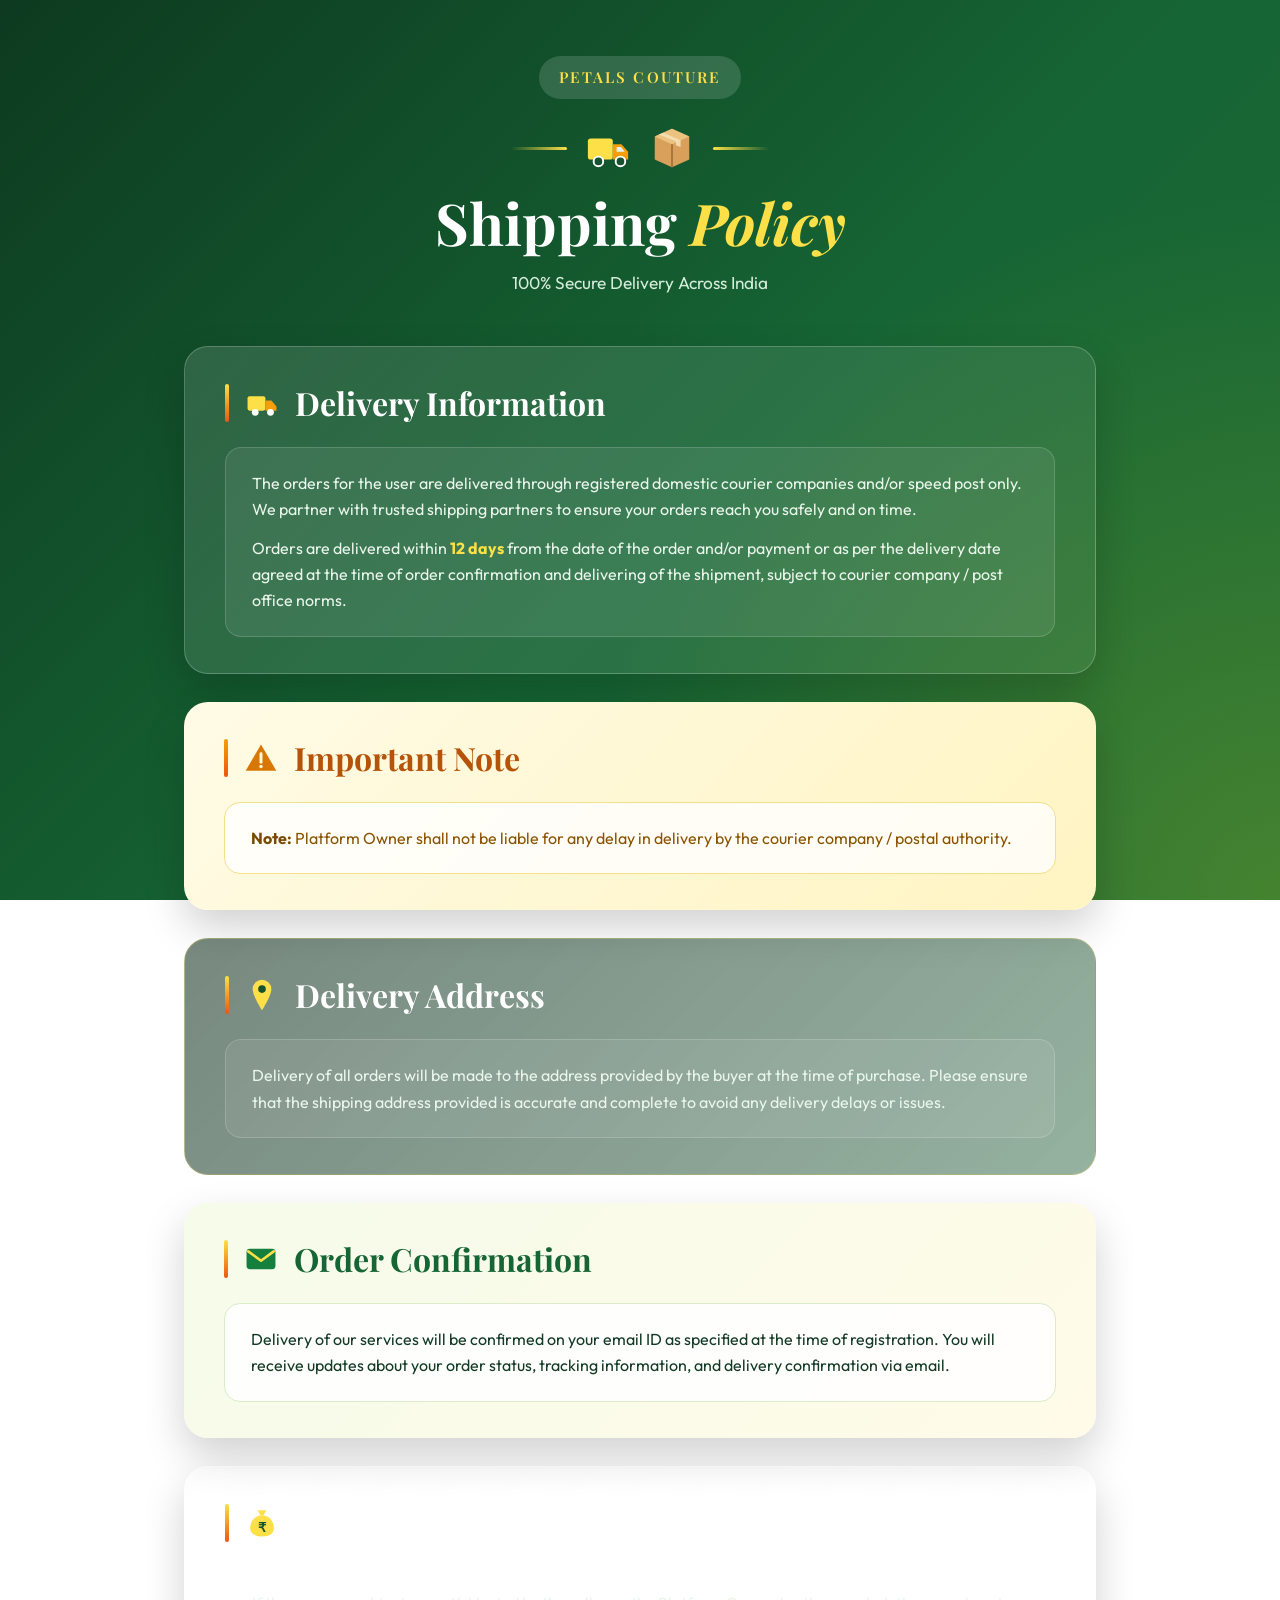
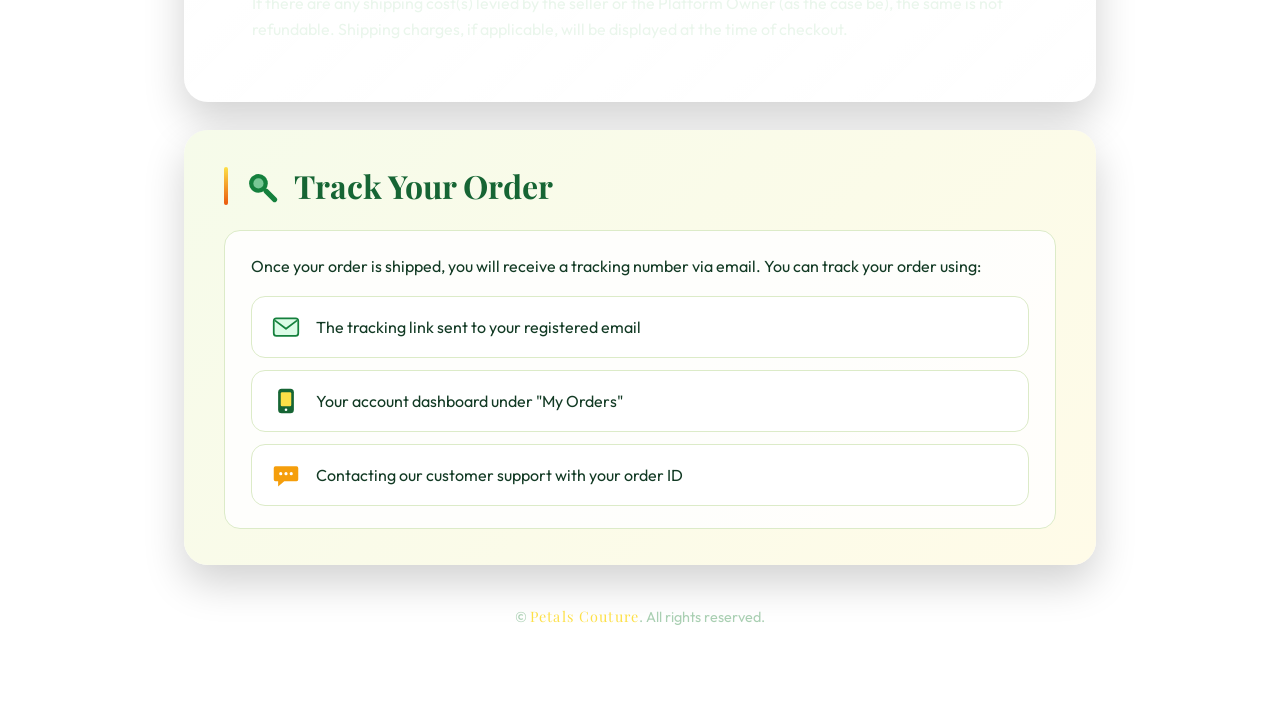
<file: shippingpolicy.html>
<!DOCTYPE html>
<html lang="en">

<head>
    <meta charset="UTF-8">
    <meta name="viewport" content="width=device-width, initial-scale=1, viewport-fit=cover">
    <title>Shipping Policy | Petals Couture</title>
    <meta name="description"
        content="Shipping policy of Petals Couture: delivery time, address, order confirmation, shipping costs and order tracking.">
    <link rel="preconnect" href="https://fonts.googleapis.com">
    <link rel="preconnect" href="https://fonts.gstatic.com" crossorigin>
    <link
        href="https://fonts.googleapis.com/css2?family=Playfair+Display:wght@600;700&family=Outfit:wght@400;500;600;700&display=swap"
        rel="stylesheet">
    <style>
        :root {
            --g-900: #0d3a20;
            --g-800: #14532d;
            --g-700: #166534;
            --g-600: #15803d;
            --leaf: #4d8a2c;
            --yellow: #fde047;
            --amber: #f59e0b;
            --orange: #ea580c;
            --cream: #f6fbea;
            --cream-2: #fffbe8;
            --ink: #123a24;
            --text: #eaf6ec;
            --serif: "Playfair Display", Georgia, "Times New Roman", serif;
            --sans: "Outfit", system-ui, -apple-system, "Segoe UI", Roboto, Arial, sans-serif;
        }

        * {
            box-sizing: border-box;
            margin: 0;
            padding: 0;
        }

        html {
            -webkit-text-size-adjust: 100%;
        }

        body {
            font-family: var(--sans);
            color: var(--text);
            line-height: 1.65;
            background:
                radial-gradient(circle at 100% 100%, rgba(120, 160, 40, 0.45), transparent 45%),
                linear-gradient(135deg, var(--g-900) 0%, var(--g-700) 55%, #1b6b36 100%);
            background-attachment: fixed;
            min-height: 100vh;
            padding-top: env(safe-area-inset-top, 0px);
            padding-bottom: env(safe-area-inset-bottom, 0px);
        }

        .wrap {
            width: 100%;
            max-width: 960px;
            margin: 0 auto;
            padding: 56px 24px 72px;
        }

        /* ---------- Header ---------- */
        header {
            text-align: center;
            margin-bottom: 48px;
        }

        .brand {
            display: inline-block;
            font-family: var(--serif);
            font-weight: 600;
            font-size: 0.95rem;
            letter-spacing: 0.14em;
            color: var(--yellow);
            background: rgba(255, 255, 255, 0.14);
            padding: 9px 20px;
            border-radius: 999px;
            margin-bottom: 26px;
        }

        .icons {
            display: flex;
            align-items: center;
            justify-content: center;
            gap: 18px;
            margin-bottom: 18px;
        }

        .icons .line {
            width: 56px;
            height: 3px;
            border-radius: 3px;
            background: linear-gradient(90deg, transparent, var(--yellow));
        }

        .icons .line.r {
            background: linear-gradient(270deg, transparent, var(--yellow));
        }

        .icons svg {
            width: 46px;
            height: 46px;
            display: block;
        }

        h1 {
            font-family: var(--serif);
            font-weight: 700;
            font-size: clamp(2rem, 7vw, 3.6rem);
            line-height: 1.15;
            color: #fff;
            margin-bottom: 14px;
        }

        h1 em {
            font-style: italic;
            color: var(--yellow);
        }

        .subtitle {
            color: #d4ecd9;
            font-size: 1.08rem;
        }

        /* ---------- Cards ---------- */
        .card {
            border-radius: 24px;
            padding: 36px 40px;
            margin-bottom: 28px;
        }

        .card.dark {
            background: linear-gradient(135deg, rgba(255, 255, 255, 0.13), rgba(255, 255, 255, 0.06));
            border: 1px solid rgba(255, 255, 255, 0.22);
            box-shadow: 0 18px 40px rgba(0, 0, 0, 0.18);
        }

        .card.navy {
            background: linear-gradient(135deg, rgba(8, 40, 22, 0.55), rgba(20, 83, 45, 0.45));
            border: 1px solid rgba(253, 224, 71, 0.25);
        }

        .card.light {
            background: linear-gradient(135deg, var(--cream), var(--cream-2));
            color: var(--ink);
            box-shadow: 0 18px 40px rgba(0, 0, 0, 0.18);
        }

        .card-title {
            display: flex;
            align-items: center;
            gap: 16px;
            margin-bottom: 24px;
        }

        .card-title::before {
            content: "";
            width: 4px;
            height: 38px;
            border-radius: 4px;
            background: linear-gradient(180deg, var(--yellow), var(--orange));
            flex: none;
        }

        .card-title svg {
            width: 34px;
            height: 34px;
            flex: none;
        }

        h2 {
            font-family: var(--serif);
            font-weight: 700;
            font-size: clamp(1.35rem, 4.4vw, 2rem);
            line-height: 1.25;
        }

        .dark h2,
        .navy h2 {
            color: #fff;
        }

        .light h2 {
            color: var(--g-700);
        }

        .inner {
            background: rgba(255, 255, 255, 0.08);
            border: 1px solid rgba(255, 255, 255, 0.16);
            border-radius: 16px;
            padding: 22px 26px;
        }

        .inner p+p {
            margin-top: 12px;
        }

        .light .inner {
            background: rgba(255, 255, 255, 0.85);
            border: 1px solid #dcebc8;
            color: var(--ink);
        }

        .lead {
            margin-bottom: 20px;
        }

        /* ---------- Exceptions ---------- */
        .exceptions {
            list-style: none;
            display: grid;
            gap: 16px;
        }

        .exceptions li {
            display: flex;
            gap: 14px;
            background: rgba(255, 255, 255, 0.07);
            border: 1px solid rgba(255, 255, 255, 0.15);
            border-radius: 16px;
            padding: 20px 24px;
        }

        .exceptions li::before {
            content: "";
            width: 8px;
            height: 8px;
            border-radius: 50%;
            margin-top: 11px;
            flex: none;
            background: var(--yellow);
        }

        .exceptions li.alt::before {
            background: #fb923c;
        }

        .exceptions strong {
            color: var(--yellow);
            font-weight: 600;
        }

        .exceptions li.alt strong {
            color: #fdba74;
        }

        .days {
            color: var(--yellow);
            font-weight: 700;
        }

        .alt .days {
            color: #fdba74;
        }

        /* ---------- Reporting ---------- */
        .steps {
            display: grid;
            grid-template-columns: 1fr 1fr;
            gap: 16px;
            margin-bottom: 16px;
        }

        .step {
            display: flex;
            align-items: center;
            gap: 16px;
            background: rgba(255, 255, 255, 0.85);
            border: 1px solid #dcebc8;
            border-radius: 16px;
            padding: 20px 24px;
            color: var(--ink);
        }

        .step.full {
            grid-column: 1 / -1;
        }

        .step svg {
            width: 30px;
            height: 30px;
            flex: none;
        }

        .resolve {
            background: rgba(255, 255, 255, 0.85);
            border: 1px solid #f3e3a0;
            border-radius: 16px;
            padding: 20px 24px;
            color: var(--ink);
        }

        /* ---------- Final ---------- */
        .agree {
            margin-top: 18px;
            text-align: center;
            background: rgba(0, 0, 0, 0.2);
            border: 1px solid rgba(253, 224, 71, 0.25);
            border-radius: 14px;
            padding: 16px 20px;
        }

        .agree strong {
            color: var(--yellow);
            font-weight: 600;
        }

        footer {
            text-align: center;
            margin-top: 40px;
            color: #a9cfb2;
            font-size: 0.9rem;
        }

        footer span {
            font-family: var(--serif);
            color: var(--yellow);
            letter-spacing: 0.08em;
        }

        /* ---------- Mobile ---------- */
        @media (max-width: 720px) {
            .wrap {
                padding: 36px 16px 48px;
            }

            header {
                margin-bottom: 32px;
            }

            .icons svg {
                width: 38px;
                height: 38px;
            }

            .icons .line {
                width: 36px;
            }

            .subtitle {
                font-size: 0.98rem;
            }

            .card {
                border-radius: 20px;
                padding: 24px 18px;
                margin-bottom: 20px;
            }

            .card-title {
                gap: 12px;
                margin-bottom: 18px;
            }

            .card-title::before {
                height: 30px;
            }

            .card-title svg {
                width: 28px;
                height: 28px;
            }

            .inner {
                padding: 16px;
            }

            .exceptions li {
                padding: 16px;
                gap: 12px;
            }

            .steps {
                grid-template-columns: 1fr;
                gap: 12px;
            }

            .step {
                padding: 16px;
            }

            .resolve {
                padding: 16px;
            }

            .agree {
                padding: 14px;
                font-size: 0.95rem;
            }
        }

        @media (max-width: 380px) {
            body {
                font-size: 15px;
            }

            .card {
                padding: 20px 14px;
            }
        }

        @media (prefers-reduced-motion: reduce) {
            * {
                animation: none !important;
                transition: none !important;
            }
        }

        /* ---------- Shipping extras ---------- */
        .card.note {
            background: linear-gradient(135deg, #fffbe6, #fff4c2);
            color: #7a4a00;
            box-shadow: 0 18px 40px rgba(0, 0, 0, 0.18);
        }

        .note h2 {
            color: #b45309;
        }

        .note .card-title::before {
            background: linear-gradient(180deg, #f59e0b, #ea580c);
        }

        .note .inner {
            background: rgba(255, 255, 255, 0.8);
            border: 1px solid #f5e08a;
            color: #8a5300;
        }

        .note .inner strong {
            color: #7a4a00;
        }

        .track-list {
            list-style: none;
            display: grid;
            gap: 12px;
            margin-top: 16px;
        }

        .track-list li {
            display: flex;
            align-items: center;
            gap: 16px;
            background: #fff;
            border: 1px solid #dcebc8;
            border-radius: 14px;
            padding: 16px 20px;
            color: var(--ink);
        }

        .track-list svg {
            width: 28px;
            height: 28px;
            flex: none;
        }

        @media (max-width: 720px) {
            .track-list li {
                padding: 14px;
                gap: 12px;
            }
        }
    </style>
</head>

<body>
    <main class="wrap">

        <header>
            <div class="brand">PETALS COUTURE</div>
            <div class="icons" aria-hidden="true">
                <span class="line"></span>
                <svg viewBox="0 0 48 48" fill="none">
                    <rect x="3" y="14" width="26" height="22" rx="3" fill="#fde047" />
                    <path d="M29 20h9l7 8v8H29z" fill="#f59e0b" />
                    <path d="M33 23h4.500l4 5H33z" fill="#e6f4ea" />
                    <circle cx="14" cy="38" r="5" fill="#14532d" stroke="#fff" stroke-width="2" />
                    <circle cx="37" cy="38" r="5" fill="#14532d" stroke="#fff" stroke-width="2" />
                </svg>
                <svg viewBox="0 0 48 48" fill="none">
                    <path d="M24 4l18 8v24l-18 8-18-8V12z" fill="#d8a05a" />
                    <path d="M24 4l18 8-18 8-18-8z" fill="#ecc27f" />
                    <path d="M24 20v24" stroke="#a9753a" stroke-width="2" />
                    <path d="M15 8l18 8v7l-5 -2v-4L10 10z" fill="#f6e3b8" opacity=".85" />
                </svg>
                <span class="line r"></span>
            </div>
            <h1>Shipping <em>Policy</em></h1>
            <p class="subtitle">100% Secure Delivery Across India</p>
        </header>

        <section class="card dark">
            <div class="card-title">
                <svg viewBox="0 0 40 40" aria-hidden="true">
                    <rect x="3" y="12" width="21" height="17" rx="2.500" fill="#fde047" />
                    <path d="M24 17h7l6 7v5H24z" fill="#f59e0b" />
                    <circle cx="12" cy="31" r="4" fill="#fff" />
                    <circle cx="30" cy="31" r="4" fill="#fff" />
                </svg>
                <h2>Delivery Information</h2>
            </div>
            <div class="inner">
                <p>The orders for the user are delivered through registered domestic courier companies and/or speed post
                    only. We partner with trusted shipping partners to ensure your orders reach you safely and on time.
                </p>
                <p>Orders are delivered within <span class="days">12 days</span> from the date of the order and/or
                    payment or as per the delivery date agreed at the time of order confirmation and delivering of the
                    shipment, subject to courier company / post office norms.</p>
            </div>
        </section>

        <section class="card note">
            <div class="card-title">
                <svg viewBox="0 0 40 40" aria-hidden="true">
                    <path d="M20 4L38 35H2z" fill="#d97706" />
                    <path d="M20 15v10" stroke="#fff7d6" stroke-width="3.500" stroke-linecap="round" />
                    <circle cx="20" cy="30" r="2" fill="#fff7d6" />
                </svg>
                <h2>Important Note</h2>
            </div>
            <div class="inner">
                <p><strong>Note:</strong> Platform Owner shall not be liable for any delay in delivery by the courier
                    company / postal authority.</p>
            </div>
        </section>

        <section class="card navy">
            <div class="card-title">
                <svg viewBox="0 0 40 40" aria-hidden="true">
                    <path d="M20 2a11 11 0 0 0-11 11c0 8 11 25 11 25s11-17 11-25A11 11 0 0 0 20 2z" fill="#fde047" />
                    <circle cx="20" cy="13" r="4.500" fill="#14532d" />
                </svg>
                <h2>Delivery Address</h2>
            </div>
            <div class="inner">
                <p>Delivery of all orders will be made to the address provided by the buyer at the time of purchase.
                    Please ensure that the shipping address provided is accurate and complete to avoid any delivery
                    delays or issues.</p>
            </div>
        </section>

        <section class="card light">
            <div class="card-title">
                <svg viewBox="0 0 40 40" aria-hidden="true">
                    <rect x="3" y="8" width="34" height="24" rx="4" fill="#15803d" />
                    <path d="M5 11l15 11L35 11" stroke="#fde047" stroke-width="3" fill="none" stroke-linecap="round"
                        stroke-linejoin="round" />
                </svg>
                <h2>Order Confirmation</h2>
            </div>
            <div class="inner">
                <p>Delivery of our services will be confirmed on your email ID as specified at the time of registration.
                    You will receive updates about your order status, tracking information, and delivery confirmation
                    via email.</p>
            </div>
        </section>

        <section class="card dark">
            <div class="card-title">
                <svg viewBox="0 0 40 40" aria-hidden="true">
                    <path d="M15 5h10l-3 6h-4z" fill="#fde047" />
                    <path d="M20 11c-9 0-14 8-14 15 0 6 5 10 14 10s14-4 14-10c0-7-5-15-14-15z" fill="#fde047" /><text
                        x="20" y="31" text-anchor="middle" font-family="Arial, sans-serif" font-weight="700"
                        font-size="15" fill="#14532d">&#8377;</text>
                </svg>
                <h2>Shipping Costs</h2>
            </div>
            <div class="inner">
                <p>If there are any shipping cost(s) levied by the seller or the Platform Owner (as the case be), the
                    same is not refundable. Shipping charges, if applicable, will be displayed at the time of checkout.
                </p>
            </div>
        </section>

        <section class="card light">
            <div class="card-title">
                <svg viewBox="0 0 40 40" aria-hidden="true">
                    <circle cx="17" cy="17" r="11" fill="#15803d" />
                    <path d="M26 26l10 10" stroke="#15803d" stroke-width="6" stroke-linecap="round" />
                    <circle cx="17" cy="17" r="6" fill="#bbf7d0" opacity=".6" />
                </svg>
                <h2>Track Your Order</h2>
            </div>
            <div class="inner">
                <p>Once your order is shipped, you will receive a tracking number via email. You can track your order
                    using:</p>
                <ul class="track-list">
                    <li>
                        <svg viewBox="0 0 32 32" aria-hidden="true">
                            <rect x="2" y="6" width="28" height="20" rx="3" fill="#dcfce7" stroke="#15803d"
                                stroke-width="2" />
                            <path d="M4 9l12 9 12-9" stroke="#15803d" stroke-width="2" fill="none"
                                stroke-linecap="round" stroke-linejoin="round" />
                        </svg>
                        <span>The tracking link sent to your registered email</span>
                    </li>
                    <li>
                        <svg viewBox="0 0 32 32" aria-hidden="true">
                            <rect x="7" y="2" width="18" height="28" rx="4" fill="#166534" />
                            <rect x="10" y="6" width="12" height="16" rx="1.500" fill="#fde047" />
                            <circle cx="16" cy="26" r="1.500" fill="#fff" />
                        </svg>
                        <span>Your account dashboard under "My Orders"</span>
                    </li>
                    <li>
                        <svg viewBox="0 0 32 32" aria-hidden="true">
                            <path d="M4 6h24a2 2 0 0 1 2 2v13a2 2 0 0 1-2 2H14l-7 6v-6H4a2 2 0 0 1-2-2V8a2 2 0 0 1 2-2z"
                                fill="#f59e0b" />
                            <circle cx="10" cy="14.500" r="1.800" fill="#fff" />
                            <circle cx="16" cy="14.500" r="1.800" fill="#fff" />
                            <circle cx="22" cy="14.500" r="1.800" fill="#fff" />
                        </svg>
                        <span>Contacting our customer support with your order ID</span>
                    </li>
                </ul>
            </div>
        </section>

        <footer>&copy; <span>Petals Couture</span>. All rights reserved.</footer>

    </main>
</body>

</html>
</file>
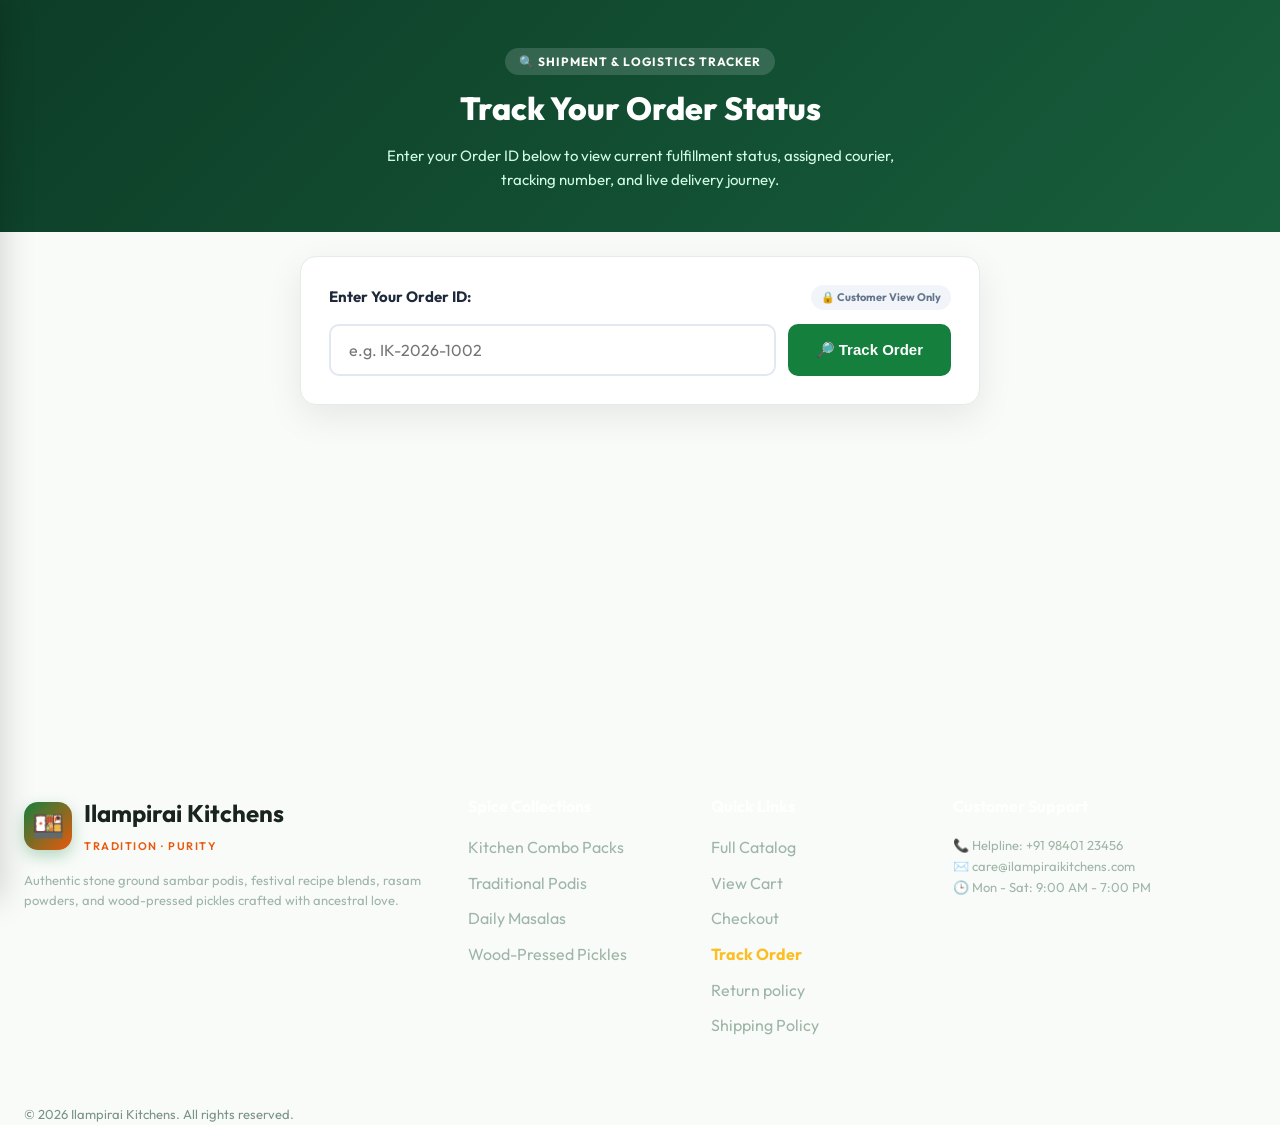
<file: track-order.html>
<!DOCTYPE html>
<html lang="en">

<head>
  <meta charset="UTF-8">
  <meta name="viewport" content="width=device-width, initial-scale=1.0, maximum-scale=5.0">
  <title>Track Order Status & Shipment | Ilampirai Kitchens</title>
  <meta name="description"
    content="Track your Ilampirai Kitchens order status, live shipment tracking number, courier partner, and step-by-step delivery progress.">
  <link rel="stylesheet" href="css/style.css?v=12">
  <link rel="preconnect" href="https://fonts.googleapis.com">
  <link rel="preconnect" href="https://fonts.gstatic.com" crossorigin>
  <link
    href="https://fonts.googleapis.com/css2?family=Plus+Jakarta+Sans:wght@400;500;600;700;800&family=Playfair+Display:ital,wght@0,600;0,700;1,600&display=swap"
    rel="stylesheet">
  <style>
    .track-hero {
      background: linear-gradient(135deg, #0d3d27 0%, #175e3c 100%);
      color: #fff;
      padding: 48px 0 40px;
      text-align: center;
      position: relative;
    }

    .track-search-card {
      max-width: 680px;
      margin: -28px auto 40px;
      background: #ffffff;
      border-radius: 16px;
      padding: 28px;
      box-shadow: 0 12px 36px rgba(0, 0, 0, 0.08);
      border: 1px solid var(--border-light, #e2e8f0);
    }

    .track-input-group {
      display: flex;
      gap: 12px;
      margin-top: 14px;
    }

    .track-input {
      flex: 1;
      padding: 14px 18px;
      border: 2px solid #e2e8f0;
      border-radius: 10px;
      font-size: 16px;
      font-family: inherit;
      transition: all 0.2s ease;
      outline: none;
    }

    .track-input:focus {
      border-color: var(--primary, #0f5132);
      box-shadow: 0 0 0 3px rgba(15, 81, 50, 0.15);
    }

    .track-btn {
      padding: 14px 28px;
      background: var(--primary, #0f5132);
      color: #fff;
      font-weight: 700;
      font-size: 15px;
      border: none;
      border-radius: 10px;
      cursor: pointer;
      display: flex;
      align-items: center;
      gap: 8px;
      white-space: nowrap;
      transition: all 0.2s ease;
    }

    .track-btn:hover {
      background: #0b3d26;
      transform: translateY(-1px);
    }

    /* Stepper UI */
    .tracking-stepper {
      display: flex;
      justify-content: space-between;
      position: relative;
      margin: 40px 0 30px;
      padding: 0 10px;
    }

    .tracking-stepper::before {
      content: '';
      position: absolute;
      top: 24px;
      left: 36px;
      right: 36px;
      height: 4px;
      background: #e2e8f0;
      z-index: 1;
    }

    .stepper-progress-bar {
      position: absolute;
      top: 24px;
      left: 36px;
      height: 4px;
      background: #10b981;
      z-index: 2;
      transition: width 0.5s ease;
    }

    .step-item {
      position: relative;
      z-index: 3;
      display: flex;
      flex-direction: column;
      align-items: center;
      text-align: center;
      flex: 1;
    }

    .step-icon-circle {
      width: 48px;
      height: 48px;
      border-radius: 50%;
      background: #ffffff;
      border: 3px solid #cbd5e1;
      display: flex;
      align-items: center;
      justify-content: center;
      font-size: 20px;
      transition: all 0.3s ease;
    }

    .step-item.active .step-icon-circle {
      border-color: #10b981;
      background: #ecfdf5;
      color: #059669;
      transform: scale(1.1);
      box-shadow: 0 0 0 4px rgba(16, 185, 129, 0.2);
    }

    .step-item.completed .step-icon-circle {
      border-color: #10b981;
      background: #10b981;
      color: #ffffff;
    }

    .step-label {
      font-size: 13px;
      font-weight: 700;
      margin-top: 10px;
      color: #475569;
    }

    .step-item.active .step-label {
      color: #0f172a;
    }

    .step-subtext {
      font-size: 11px;
      color: #94a3b8;
      margin-top: 2px;
      max-width: 110px;
    }

    /* Tracking Result Cards */
    .tracking-result-box {
      background: #ffffff;
      border-radius: 16px;
      border: 1px solid #e2e8f0;
      overflow: hidden;
      margin-bottom: 40px;
      box-shadow: 0 4px 18px rgba(0, 0, 0, 0.04);
    }

    .tracking-result-header {
      background: #f8fafc;
      border-bottom: 1px solid #e2e8f0;
      padding: 20px 28px;
      display: flex;
      justify-content: space-between;
      align-items: center;
      flex-wrap: wrap;
      gap: 14px;
    }

    .tracking-shipment-pill {
      background: #eff6ff;
      border: 1px solid #bfdbfe;
      border-radius: 12px;
      padding: 16px 20px;
      margin: 20px 28px;
      display: flex;
      align-items: center;
      justify-content: space-between;
      flex-wrap: wrap;
      gap: 14px;
    }

    .read-only-badge {
      display: inline-flex;
      align-items: center;
      gap: 5px;
      background: #f1f5f9;
      color: #64748b;
      font-size: 11px;
      font-weight: 700;
      padding: 4px 10px;
      border-radius: 20px;
    }

    @media (max-width: 640px) {
      .track-input-group {
        flex-direction: column;
      }

      .tracking-stepper {
        padding: 0;
      }

      .step-icon-circle {
        width: 38px;
        height: 38px;
        font-size: 16px;
      }

      .tracking-stepper::before,
      .stepper-progress-bar {
        top: 19px;
        left: 20px;
        right: 20px;
      }

      .step-label {
        font-size: 11px;
      }

      .step-subtext {
        display: none;
      }

      .tracking-result-header,
      .tracking-shipment-pill {
        padding: 16px;
        margin: 12px;
      }
    }
  </style>
</head>

<body>
  <!-- Top Announcement Bar 
  <div class="announcement-bar">
    <div class="container text-center">
      <span>🌿 Free Delivery on Orders Over ₹499 &middot; Traditional Stone Ground Spices</span>
    </div>
  </div>-->

  <!-- Header Navigation -->
  <header class="main-header">
    <!---  <div class="container header-container">
      <div class="header-left">
        <button class="mobile-toggle-btn" onclick="toggleMobileMenu(true)" aria-label="Open Navigation Menu">
          <span></span><span></span><span></span>
        </button>
        <a href="index.html" class="brand-logo">
          <div class="brand-icon">🍱</div>
          <div class="brand-text">
            <h2>Ilampirai Kitchens</h2>
            <span>TRADITION &middot; PURITY</span>
          </div>
        </a>
      </div>

      <nav class="desktop-nav">
        <ul>
          <li><a href="index.html">Home</a></li>
          <li><a href="catalog.html">All Products</a></li>
          <li><a href="catalog.html?cat=combos">Combos</a></li>
          <li><a href="track-order.html" class="active" style="color: var(--primary); font-weight: 700;">Track Order</a></li>
        </ul>
      </nav>

      <div class="header-right">
        <a href="cart.html" class="cart-btn" aria-label="View Shopping Cart">
          <span class="cart-icon">🛒</span>
          <span class="cart-badge" id="headerCartBadge">0</span>
        </a>
      </div>
    </div>-->
  </header>

  <!-- Mobile Side Drawer Navigation -->
  <div id="mobileMenuOverlay" class="mobile-menu-overlay" onclick="toggleMobileMenu(false)"></div>
  <aside id="mobileMenuDrawer" class="mobile-menu-drawer">
    <div class="mobile-drawer-header">
      <div class="brand-logo" style="gap: 10px;">
        <div class="brand-icon" style="width: 36px; height: 36px; font-size: 20px;">🍱</div>
        <div class="brand-text">
          <h2 style="font-size: 17px; color: var(--primary-hover); margin: 0; line-height: 1.1;">Ilampirai Kitchens</h2>
          <span style="font-size: 9px; color: var(--accent-orange); font-weight: 700; letter-spacing: 1px;">TRADITION
            &middot; PURITY</span>
        </div>
      </div>
      <button class="mobile-drawer-close" onclick="toggleMobileMenu(false)" aria-label="Close Navigation">✕</button>
    </div>

    <div class="mobile-drawer-content">
      <div class="mobile-drawer-section-title">Navigation</div>
      <ul class="mobile-nav-list">
        <li>
          <a href="index.html" class="mobile-nav-item" onclick="toggleMobileMenu(false);">
            <span class="m-icon">🏠</span> <span>Home</span>
          </a>
        </li>
        <li>
          <a href="catalog.html" class="mobile-nav-item" onclick="toggleMobileMenu(false);">
            <span class="m-icon">🛍️</span> <span>All Products</span>
          </a>
        </li>
        <li>
          <a href="track-order.html" class="mobile-nav-item active" onclick="toggleMobileMenu(false);">
            <span class="m-icon">🚚</span> <span>Track Order</span>
          </a>
        </li>
      </ul>

      <div class="mobile-drawer-section-title">Quick Actions</div>
      <ul class="mobile-nav-list">
        <li>
          <a href="cart.html" class="mobile-nav-item">
            <span class="m-icon">🛒</span> <span>Shopping Cart</span>
            <span class="badge badge-orange" id="mobileDrawerCartBadge" style="margin-left: auto;">0</span>
          </a>
        </li>
        <li>
          <a href="track-order.html" class="mobile-nav-item" onclick="toggleMobileMenu(false);">
            <span class="m-icon">📦</span> <span>Live Order Tracking</span>
          </a>
        </li>
      </ul>
    </div>
  </aside>

  <!-- Hero Section -->
  <section class="track-hero">
    <div class="container">
      <span
        style="display: inline-block; background: rgba(255,255,255,0.15); padding: 4px 14px; border-radius: 20px; font-size: 12px; font-weight: 700; letter-spacing: 1px; text-transform: uppercase; margin-bottom: 8px;">
        🔍 Shipment & Logistics Tracker
      </span>
      <h1 style="font-size: 32px; font-weight: 800; margin: 0 0 10px;">Track Your Order Status</h1>
      <p style="color: #d1fae5; font-size: 15px; max-width: 540px; margin: 0 auto;">
        Enter your Order ID below to view current fulfillment status, assigned courier, tracking number, and live
        delivery journey.
      </p>
    </div>
  </section>
  <br><br>

  <!-- Main Container -->
  <main class="container" style="min-height: 50vh;">
    <!-- Order ID Search Form -->
    <div class="track-search-card">
      <div style="display: flex; justify-content: space-between; align-items: center;">
        <label for="orderSearchInput" style="font-weight: 700; color: #1e293b; font-size: 15px;">
          Enter Your Order ID:
        </label>
        <span class="read-only-badge">🔒 Customer View Only</span>
      </div>
      <form id="trackOrderForm" onsubmit="handleTrackOrderSubmit(event)">
        <div class="track-input-group">
          <input type="text" id="orderSearchInput" class="track-input" placeholder="e.g. IK-2026-1002" required
            autocomplete="off">
          <button type="submit" class="track-btn" id="trackSearchBtn">
            <span>🔎 Track Order</span>
          </button>
        </div>
      </form>
      <!--- <div
        style="display: flex; gap: 8px; margin-top: 12px; align-items: center; flex-wrap: wrap; font-size: 12px; color: #64748b;">
        <span>Sample Orders to test:</span>
        <button type="button" onclick="quickTrack('IK-2026-1002')"
          style="background: #f1f5f9; border: 1px solid #cbd5e1; border-radius: 4px; padding: 2px 8px; font-size: 11px; cursor: pointer;">IK-2026-1002
          (Shipped)</button>
        <button type="button" onclick="quickTrack('IK-2026-1001')"
          style="background: #f1f5f9; border: 1px solid #cbd5e1; border-radius: 4px; padding: 2px 8px; font-size: 11px; cursor: pointer;">IK-2026-1001
          (Delivered)</button>
        <button type="button" onclick="quickTrack('IK-2026-1003')"
          style="background: #f1f5f9; border: 1px solid #cbd5e1; border-radius: 4px; padding: 2px 8px; font-size: 11px; cursor: pointer;">IK-2026-1003
          (Pending)</button>
      </div>-->
    </div>

    <!-- Tracking Results Area -->
    <div id="trackingDetailsContainer" style="display: none;">
      <!-- Populated via js/track-order.js -->
    </div>

    <!-- Empty / Not Found State -->
    <div id="trackingNotFoundState"
      style="display: none; text-align: center; padding: 48px 20px; background: #fff; border-radius: 16px; border: 1px solid #e2e8f0; margin-bottom: 40px;">
      <div style="font-size: 48px; margin-bottom: 12px;">🔎</div>
      <h3 style="font-size: 20px; color: #1e293b; margin-bottom: 8px;">Order Not Found</h3>
      <p style="color: #64748b; max-width: 440px; margin: 0 auto 20px; font-size: 14px;">
        We could not locate an order matching that ID. Please check the ID mentioned in your confirmation email or
        invoice.
      </p>
      <button class="btn btn-secondary" onclick="document.getElementById('orderSearchInput').focus()">Try Another Order
        ID</button>
    </div>
  </main>

  <!-- Footer -->
  <footer class="main-footer" style="margin-top: 60px;">
    <div class="container footer-grid">
      <div class="footer-col brand-col">
        <div class="brand-logo" style="margin-bottom: 12px;">
          <div class="brand-icon">🍱</div>
          <div class="brand-text">
            <h2>Ilampirai Kitchens</h2>
            <span>TRADITION &middot; PURITY</span>
          </div>
        </div>
        <p style="color: #9eb5a7; font-size: 13px; line-height: 1.6;">
          Authentic stone ground sambar podis, festival recipe blends, rasam powders, and wood-pressed pickles crafted
          with ancestral love.
        </p>
      </div>

      <div class="footer-col">
        <h4>Spice Collections</h4>
        <ul class="footer-links">
          <li><a href="catalog.html?cat=combos">Kitchen Combo Packs</a></li>
          <li><a href="catalog.html?cat=podis">Traditional Podis</a></li>
          <li><a href="catalog.html?cat=spices">Daily Masalas</a></li>
          <li><a href="catalog.html?cat=pickles">Wood-Pressed Pickles</a></li>
        </ul>
      </div>

      <div class="footer-col">
        <h4>Quick Links</h4>
        <ul class="footer-links">
          <li><a href="catalog.html">Full Catalog</a></li>
          <li><a href="cart.html">View Cart</a></li>
          <li><a href="checkout.html">Checkout</a></li>
          <li><a href="track-order.html" style="color: #fbbf24; font-weight: 700;">Track Order</a></li>
          <li><a href="retrunpolicy.html">Return policy</a></li>
          <li><a href="shippingpolicy.html">Shipping Policy</a></li>
        </ul>
      </div>

      <div class="footer-col">
        <h4>Customer Support</h4>
        <p style="color: #9eb5a7; font-size: 13px; margin-bottom: 8px;">
          📞 Helpline: +91 98401 23456<br>
          ✉️ care@ilampiraikitchens.com<br>
          🕒 Mon - Sat: 9:00 AM - 7:00 PM
        </p>
      </div>
    </div>

    <div class="footer-bottom">
      <div class="container text-center">
        <span>&copy; 2026 Ilampirai Kitchens. All rights reserved.</span>
      </div>
    </div>
  </footer>

  <script src="js/api.js?v=12"></script>
  <script src="js/track-order.js?v=12"></script>
</body>

</html>
</file>
<file: css/style.css>
/* ==========================================================================
   ILAMPIRAI KITCHENS — MODERN E-COMMERCE DESIGN SYSTEM
   Authentic South Indian Flavors, Traditional Masalas & Handcrafted Combos
   ========================================================================== */

@import url('https://fonts.googleapis.com/css2?family=Outfit:wght@300;400;500;600;700;800&family=Playfair+Display:ital,wght@0,600;0,700;1,600&display=swap');

:root {
  --font-main: 'Outfit', -apple-system, BlinkMacSystemFont, 'Segoe UI', Roboto, sans-serif;
  --font-serif: 'Playfair Display', Georgia, serif;

  /* Color Palette */
  --primary: #15803d;
  /* Deep Culinary Green */
  --primary-hover: #166534;
  --primary-light: #ecfdf5;
  --primary-glow: rgba(22, 101, 52, 0.2);

  --accent-gold: #f59e0b;
  /* Saffron Gold */
  --accent-orange: #ea580c;
  /* Turmeric/Spice Orange */
  --accent-light: #fffbeb;

  --danger: #ef4444;
  --danger-light: #fef2f2;
  --success: #10b981;
  --info: #0284c7;

  /* Neutrals */
  --bg-page: #f9fbf9;
  --bg-surface: #ffffff;
  --bg-subtle: #f1f5f2;
  --text-main: #19241e;
  --text-muted: #5f7467;
  --text-light: #8e9f94;
  --border-light: #e5ece7;
  --border-focus: #22c55e;

  /* Shadows & Radius */
  --radius-sm: 8px;
  --radius-md: 14px;
  --radius-lg: 20px;
  --radius-full: 9999px;

  --shadow-sm: 0 2px 8px rgba(22, 45, 30, 0.05);
  --shadow-md: 0 8px 24px rgba(22, 45, 30, 0.08);
  --shadow-lg: 0 16px 36px rgba(22, 45, 30, 0.12);
  --shadow-glow: 0 10px 25px -5px rgba(21, 128, 61, 0.25);

  --transition: all 0.25s cubic-bezier(0.4, 0, 0.2, 1);
}

/* Base Reset */
*,
*::before,
*::after {
  margin: 0;
  padding: 0;
  box-sizing: border-box;
}

html {
  scroll-behavior: smooth;
  overflow-x: hidden;
  max-width: 100vw;
  width: 100%;
}

body {
  font-family: var(--font-main);
  background-color: var(--bg-page);
  color: var(--text-main);
  line-height: 1.6;
  -webkit-font-smoothing: antialiased;
  min-height: 100vh;
  display: flex;
  flex-direction: column;
  overflow-x: hidden;
  max-width: 100vw;
  width: 100%;
  position: relative;
}

.brand-image {
  width: 50px;
  height: 50px;
  object-fit: contain;
  display: block;
}

.brand-logo {
  display: flex;
  align-items: center;
  gap: 10px;
  text-decoration: none;
}

/* Common Layout Container */
.container {
  width: 100%;
  max-width: 1280px;
  margin: 0 auto;
  padding: 0 24px;
}

/* Buttons */
.btn {
  display: inline-flex;
  align-items: center;
  justify-content: center;
  gap: 8px;
  padding: 12px 24px;
  border-radius: var(--radius-md);
  font-family: var(--font-main);
  font-size: 15px;
  font-weight: 600;
  border: 1.5px solid transparent;
  cursor: pointer;
  transition: var(--transition);
  text-decoration: none;
}

.btn-primary {
  background: linear-gradient(135deg, var(--primary), var(--primary-hover));
  color: #fff;
  box-shadow: 0 4px 14px rgba(21, 128, 61, 0.3);
}

.btn-primary:hover {
  transform: translateY(-2px);
  box-shadow: 0 6px 20px rgba(21, 128, 61, 0.4);
}

.btn-accent {
  background: linear-gradient(135deg, var(--accent-gold), var(--accent-orange));
  color: #fff;
  box-shadow: 0 4px 14px rgba(234, 88, 12, 0.3);
}

.btn-accent:hover {
  transform: translateY(-2px);
  box-shadow: 0 6px 20px rgba(234, 88, 12, 0.4);
}

.btn-secondary {
  background: var(--bg-surface);
  color: var(--text-main);
  border-color: var(--border-light);
}

.btn-secondary:hover {
  background: var(--bg-subtle);
  border-color: var(--primary);
  color: var(--primary);
}

.btn-sm {
  padding: 8px 16px;
  font-size: 13px;
  border-radius: var(--radius-sm);
}

.btn-lg {
  padding: 15px 32px;
  font-size: 16px;
  border-radius: var(--radius-md);
}

.btn-block {
  width: 100%;
}

/* Badges */
.badge {
  display: inline-flex;
  align-items: center;
  gap: 4px;
  padding: 4px 10px;
  border-radius: var(--radius-full);
  font-size: 12px;
  font-weight: 700;
  text-transform: uppercase;
  letter-spacing: 0.5px;
}

.badge-primary {
  background: var(--primary-light);
  color: var(--primary);
}

.badge-gold {
  background: var(--accent-light);
  color: #b45309;
}

.badge-orange {
  background: #ffedd5;
  color: #c2410c;
}

.badge-danger {
  background: var(--danger-light);
  color: var(--danger);
}

.badge-success {
  background: #dcfce7;
  color: #15803d;
}

/* ==========================================================================
   TOP BAR & NAVIGATION
   ========================================================================== */
.top-announcement {
  background: linear-gradient(90deg, #166534, #15803d, #ea580c);
  color: #fff;
  font-size: 13px;
  font-weight: 500;
  padding: 8px 16px;
  text-align: center;
  display: flex;
  justify-content: center;
  align-items: center;
  gap: 16px;
}

.top-announcement strong {
  background: rgba(255, 255, 255, 0.25);
  padding: 2px 8px;
  border-radius: 4px;
}

.top-announcement .admin-link {
  color: #fef08a;
  text-decoration: underline;
  font-weight: 600;
  margin-left: 10px;
  cursor: pointer;
}

.site-navbar {
  position: sticky;
  top: 0;
  z-index: 1000;
  background: rgba(255, 255, 255, 0.95);
  backdrop-filter: blur(12px);
  border-bottom: 1px solid var(--border-light);
  box-shadow: 0 4px 20px rgba(0, 0, 0, 0.03);
}

.nav-container {
  display: flex;
  align-items: center;
  justify-content: space-between;
  height: 80px;
  gap: 20px;
}

.brand-logo {
  display: flex;
  align-items: center;
  gap: 12px;
  text-decoration: none;
  color: var(--text-main);
  flex-shrink: 0;
}

.brand-icon {
  width: 48px;
  height: 48px;
  background: linear-gradient(135deg, var(--primary), var(--accent-orange));
  border-radius: 14px;
  display: flex;
  align-items: center;
  justify-content: center;
  font-size: 26px;
  color: #fff;
  box-shadow: 0 6px 16px rgba(21, 128, 61, 0.3);
}

.brand-text h1 {
  font-family: var(--font-serif);
  font-size: 22px;
  font-weight: 700;
  letter-spacing: -0.3px;
  color: var(--primary-hover);
  line-height: 1.1;
}

.brand-text span {
  font-size: 11px;
  font-weight: 600;
  text-transform: uppercase;
  letter-spacing: 1.5px;
  color: var(--accent-orange);
}

/* Search Bar */
.nav-search {
  flex: 1;
  max-width: 460px;
  position: relative;
}

.search-input-wrapper {
  position: relative;
  display: flex;
  align-items: center;
}

.search-input-wrapper input {
  width: 100%;
  padding: 12px 18px 12px 42px;
  border-radius: var(--radius-full);
  border: 1.5px solid var(--border-light);
  background: var(--bg-subtle);
  font-family: var(--font-main);
  font-size: 14px;
  color: var(--text-main);
  transition: var(--transition);
}

.search-input-wrapper input:focus {
  outline: none;
  background: #fff;
  border-color: var(--primary);
  box-shadow: 0 0 0 4px var(--primary-glow);
}

.search-icon {
  position: absolute;
  left: 16px;
  color: var(--text-light);
  font-size: 16px;
}

/* Nav Navigation Links */
.main-nav-bar {
  overflow-x: auto;
  scrollbar-width: none;
  -webkit-overflow-scrolling: touch;
}

.main-nav-bar::-webkit-scrollbar {
  display: none;
}

.nav-links {
  display: flex;
  align-items: center;
  gap: 6px;
  list-style: none;
  white-space: nowrap;
}

.nav-link {
  padding: 9px 14px;
  font-weight: 600;
  font-size: 14px;
  color: var(--text-muted);
  text-decoration: none;
  border-radius: var(--radius-md);
  transition: var(--transition);
  cursor: pointer;
  display: flex;
  align-items: center;
  gap: 6px;
  white-space: nowrap;
}

.nav-link:hover,
.nav-link.active {
  color: var(--primary);
  background: var(--primary-light);
}

/* Nav Actions */
.nav-actions {
  display: flex;
  align-items: center;
  gap: 12px;
}

.action-btn {
  position: relative;
  width: 44px;
  height: 44px;
  border-radius: 12px;
  border: 1px solid var(--border-light);
  background: #fff;
  display: flex;
  align-items: center;
  justify-content: center;
  cursor: pointer;
  color: var(--text-main);
  font-size: 20px;
  transition: var(--transition);
}

.action-btn:hover {
  background: var(--primary-light);
  color: var(--primary);
  border-color: var(--primary);
}

.badge-count {
  position: absolute;
  top: -6px;
  right: -6px;
  background: var(--accent-orange);
  color: #fff;
  font-size: 11px;
  font-weight: 700;
  width: 20px;
  height: 20px;
  border-radius: 50%;
  display: flex;
  align-items: center;
  justify-content: center;
  box-shadow: 0 2px 6px rgba(0, 0, 0, 0.2);
}

.mobile-menu-btn {
  display: none;
  font-size: 24px;
  background: none;
  border: none;
  cursor: pointer;
  color: var(--text-main);
}

/* ==========================================================================
   HERO SECTION
   ========================================================================== */
.hero-section {
  padding: 40px 0 60px;
  position: relative;
  overflow: hidden;
}

.hero-banner {
  background: linear-gradient(135deg, #0e4424 0%, #166534 50%, #15803d 100%);
  border-radius: var(--radius-lg);
  padding: 56px 48px;
  color: #fff;
  display: grid;
  grid-template-columns: 1.2fr 0.8fr;
  align-items: center;
  gap: 40px;
  position: relative;
  box-shadow: var(--shadow-lg);
  overflow: hidden;
}

.hero-banner::after {
  content: "";
  position: absolute;
  right: -80px;
  bottom: -80px;
  width: 320px;
  height: 320px;
  background: radial-gradient(circle, rgba(245, 158, 11, 0.25) 0%, transparent 70%);
  border-radius: 50%;
}

.hero-tag {
  display: inline-flex;
  align-items: center;
  gap: 8px;
  background: rgba(255, 255, 255, 0.15);
  backdrop-filter: blur(8px);
  padding: 6px 14px;
  border-radius: var(--radius-full);
  font-size: 13px;
  font-weight: 600;
  letter-spacing: 0.5px;
  color: #fef08a;
  margin-bottom: 20px;
}

.hero-title {
  font-family: var(--font-serif);
  font-size: 46px;
  font-weight: 700;
  line-height: 1.15;
  margin-bottom: 18px;
}

.hero-title span {
  color: #fde047;
  font-style: italic;
}

.hero-description {
  font-size: 17px;
  line-height: 1.6;
  opacity: 0.9;
  margin-bottom: 28px;
  max-width: 520px;
}

.hero-cta {
  display: flex;
  gap: 16px;
  flex-wrap: wrap;
}

.hero-highlights {
  display: flex;
  gap: 28px;
  margin-top: 36px;
  padding-top: 24px;
  border-top: 1px solid rgba(255, 255, 255, 0.18);
}

.highlight-item {
  display: flex;
  align-items: center;
  gap: 10px;
  font-size: 14px;
  font-weight: 500;
}

.highlight-item .icon {
  font-size: 22px;
}

.hero-card-visual {
  display: flex;
  justify-content: center;
  position: relative;
  z-index: 2;
}

.combo-visual-box {
  background: rgba(255, 255, 255, 0.1);
  backdrop-filter: blur(16px);
  border: 1px solid rgba(255, 255, 255, 0.2);
  border-radius: var(--radius-lg);
  padding: 30px;
  text-align: center;
  box-shadow: 0 20px 40px rgba(0, 0, 0, 0.25);
  max-width: 380px;
  animation: floatCard 4s ease-in-out infinite;
}

@keyframes floatCard {

  0%,
  100% {
    transform: translateY(0);
  }

  50% {
    transform: translateY(-8px);
  }
}

.combo-badge-floating {
  background: var(--accent-orange);
  color: #fff;
  font-size: 12px;
  font-weight: 800;
  padding: 6px 14px;
  border-radius: var(--radius-full);
  display: inline-block;
  margin-bottom: 14px;
  box-shadow: 0 4px 10px rgba(234, 88, 12, 0.4);
}

.combo-img-large {
  font-size: 72px;
  margin-bottom: 12px;
  filter: drop-shadow(0 10px 14px rgba(0, 0, 0, 0.3));
}

.combo-title {
  font-size: 20px;
  font-weight: 700;
  margin-bottom: 6px;
}

.combo-price-tag {
  font-size: 26px;
  font-weight: 800;
  color: #fde047;
  margin-bottom: 16px;
}

/* ==========================================================================
   CATEGORIES SECTION
   ========================================================================== */
.section {
  padding: 50px 0;
}

.section-header {
  display: flex;
  justify-content: space-between;
  align-items: flex-end;
  margin-bottom: 32px;
  gap: 16px;
  flex-wrap: wrap;
}

.section-title-wrap h2 {
  font-family: var(--font-serif);
  font-size: 32px;
  font-weight: 700;
  color: var(--text-main);
  line-height: 1.2;
}

.section-title-wrap p {
  color: var(--text-muted);
  font-size: 15px;
  margin-top: 4px;
}

.categories-grid {
  display: grid;
  grid-template-columns: repeat(auto-fill, minmax(180px, 1fr));
  gap: 20px;
}

.category-card {
  background: var(--bg-surface);
  border-radius: var(--radius-md);
  padding: 24px 16px;
  text-align: center;
  border: 1px solid var(--border-light);
  box-shadow: var(--shadow-sm);
  cursor: pointer;
  transition: var(--transition);
  text-decoration: none;
  display: flex;
  flex-direction: column;
  align-items: center;
  gap: 12px;
}

.category-card:hover,
.category-card.active {
  transform: translateY(-4px);
  border-color: var(--primary);
  box-shadow: var(--shadow-glow);
}

.category-icon {
  width: 64px;
  height: 64px;
  background: var(--primary-light);
  border-radius: 50%;
  display: flex;
  align-items: center;
  justify-content: center;
  font-size: 32px;
  transition: var(--transition);
}

.category-card:hover .category-icon {
  transform: scale(1.1);
  background: var(--primary);
  color: #fff;
}

.category-name {
  font-size: 15px;
  font-weight: 700;
  color: var(--text-main);
}

.category-count {
  font-size: 12px;
  color: var(--text-light);
  background: var(--bg-subtle);
  padding: 2px 8px;
  border-radius: var(--radius-full);
}

/* ==========================================================================
   PRODUCT CARDS GRID & FILTERS
   ========================================================================== */
.catalog-layout {
  display: grid;
  grid-template-columns: 260px 1fr;
  gap: 32px;
}

/* Catalog Sidebar Filter */
.catalog-sidebar {
  background: var(--bg-surface);
  border-radius: var(--radius-md);
  border: 1px solid var(--border-light);
  padding: 24px;
  box-shadow: var(--shadow-sm);
  height: fit-content;
}

.filter-group {
  margin-bottom: 24px;
  padding-bottom: 20px;
  border-bottom: 1px solid var(--border-light);
}

.filter-group:last-child {
  border-bottom: none;
  margin-bottom: 0;
  padding-bottom: 0;
}

.filter-title {
  font-size: 15px;
  font-weight: 700;
  margin-bottom: 14px;
  color: var(--text-main);
  display: flex;
  justify-content: space-between;
  align-items: center;
}

.filter-options {
  display: flex;
  flex-direction: column;
  gap: 10px;
}

.filter-checkbox {
  display: flex;
  align-items: center;
  gap: 10px;
  font-size: 14px;
  color: var(--text-muted);
  cursor: pointer;
}

.filter-checkbox input {
  accent-color: var(--primary);
  width: 16px;
  height: 16px;
}

/* Product Sort and Bar */
.catalog-toolbar {
  display: flex;
  justify-content: space-between;
  align-items: center;
  margin-bottom: 24px;
  background: var(--bg-surface);
  padding: 14px 20px;
  border-radius: var(--radius-md);
  border: 1px solid var(--border-light);
}

.toolbar-count {
  font-size: 14px;
  font-weight: 600;
  color: var(--text-muted);
}

.sort-select {
  padding: 8px 14px;
  border-radius: var(--radius-sm);
  border: 1px solid var(--border-light);
  font-family: var(--font-main);
  font-size: 14px;
  color: var(--text-main);
  background: var(--bg-surface);
  cursor: pointer;
}

/* Products Grid */
.products-grid {
  display: grid;
  grid-template-columns: repeat(auto-fill, minmax(260px, 1fr));
  gap: 24px;
}

.product-card {
  background: var(--bg-surface);
  border-radius: var(--radius-md);
  border: 1px solid var(--border-light);
  overflow: hidden;
  box-shadow: var(--shadow-sm);
  transition: var(--transition);
  display: flex;
  flex-direction: column;
  position: relative;
}

.product-card:hover {
  transform: translateY(-5px);
  border-color: var(--primary);
  box-shadow: var(--shadow-md);
}

.card-badge-tag {
  position: absolute;
  top: 14px;
  left: 14px;
  z-index: 5;
}

.card-wishlist-btn {
  position: absolute;
  top: 14px;
  right: 14px;
  width: 36px;
  height: 36px;
  border-radius: 50%;
  background: rgba(255, 255, 255, 0.9);
  border: 1px solid var(--border-light);
  display: flex;
  align-items: center;
  justify-content: center;
  cursor: pointer;
  font-size: 16px;
  color: var(--text-light);
  transition: var(--transition);
  z-index: 5;
}

.card-wishlist-btn:hover,
.card-wishlist-btn.active {
  color: var(--danger);
  background: #fff;
  border-color: var(--danger);
}

.product-image-wrap {
  background: linear-gradient(180deg, #f8fbf8 0%, #edf4ee 100%);
  height: 200px;
  width: 100%;
  display: flex;
  align-items: center;
  justify-content: center;
  position: relative;
  overflow: hidden;
  cursor: pointer;
}

.product-image-wrap img {
  width: 100% !important;
  height: 100% !important;
  max-width: 100% !important;
  max-height: 100% !important;
  object-fit: cover !important;
  object-position: center !important;
  display: block !important;
  border-radius: 0 !important;
  transition: transform 0.35s ease;
}

.product-card:hover .product-image-wrap img {
  transform: scale(1.05);
}

.product-emoji-icon {
  font-size: 76px;
  transition: var(--transition);
}

.product-card:hover .product-emoji-icon {
  transform: scale(1.08);
}

.product-content {
  padding: 20px;
  display: flex;
  flex-direction: column;
  flex: 1;
}

.product-category-label {
  font-size: 12px;
  font-weight: 600;
  text-transform: uppercase;
  color: var(--primary);
  margin-bottom: 6px;
}

.product-title {
  font-size: 17px;
  font-weight: 700;
  color: var(--text-main);
  line-height: 1.3;
  margin-bottom: 8px;
  cursor: pointer;
  transition: var(--transition);
}

.product-title:hover {
  color: var(--primary);
}

.product-rating {
  display: flex;
  align-items: center;
  gap: 6px;
  font-size: 13px;
  margin-bottom: 12px;
}

.stars {
  color: var(--accent-gold);
}

.review-count {
  color: var(--text-light);
}

/* Weight Selector in Card */
.weight-selector-row {
  display: flex;
  flex-wrap: wrap;
  gap: 6px;
  margin-bottom: 16px;
}

.weight-pill {
  padding: 4px 10px;
  border-radius: var(--radius-sm);
  border: 1px solid var(--border-light);
  font-size: 12px;
  font-weight: 600;
  background: var(--bg-subtle);
  color: var(--text-muted);
  cursor: pointer;
  transition: var(--transition);
}

.weight-pill.selected {
  background: var(--primary-light);
  color: var(--primary);
  border-color: var(--primary);
}

.product-card-footer {
  margin-top: auto;
  display: flex;
  align-items: center;
  justify-content: space-between;
  gap: 12px;
  padding-top: 14px;
  border-top: 1px solid var(--border-light);
}

.price-box {
  display: flex;
  flex-direction: column;
}

.price-current {
  font-size: 20px;
  font-weight: 800;
  color: var(--text-main);
}

.price-original {
  font-size: 13px;
  color: var(--text-light);
  text-decoration: line-through;
}

/* ==========================================================================
   PRODUCT DETAIL VIEW (MODAL / PAGE)
   ========================================================================== */
.product-detail-view {
  display: grid;
  grid-template-columns: 1fr 1.2fr;
  gap: 40px;
  background: var(--bg-surface);
  border-radius: var(--radius-lg);
  padding: 36px;
  border: 1px solid var(--border-light);
  box-shadow: var(--shadow-md);
  margin-bottom: 40px;
}

.detail-gallery {
  display: flex;
  flex-direction: column;
  align-items: center;
}

.detail-main-display {
  background: linear-gradient(135deg, #eef7f0 0%, #dcf0e2 100%);
  width: 100%;
  height: 380px;
  border-radius: var(--radius-md);
  display: flex;
  align-items: center;
  justify-content: center;
  font-size: 120px;
  box-shadow: inset 0 2px 8px rgba(0, 0, 0, 0.04);
  overflow: hidden;
  position: relative;
}

.detail-main-display img {
  width: 100% !important;
  height: 100% !important;
  max-width: 100% !important;
  max-height: 100% !important;
  object-fit: cover !important;
  object-position: center !important;
  display: block !important;
  border-radius: 0 !important;
}

.detail-info {
  display: flex;
  flex-direction: column;
}

.detail-breadcrumbs {
  font-size: 13px;
  color: var(--text-light);
  margin-bottom: 12px;
}

.detail-breadcrumbs a {
  color: var(--primary);
  text-decoration: none;
}

.detail-title {
  font-family: var(--font-serif);
  font-size: 32px;
  font-weight: 700;
  margin-bottom: 10px;
  line-height: 1.2;
}

.detail-desc {
  font-size: 15px;
  color: var(--text-muted);
  margin-bottom: 20px;
  line-height: 1.6;
}

.detail-stock-indicator {
  display: flex;
  align-items: center;
  gap: 8px;
  font-size: 13px;
  font-weight: 600;
  margin-bottom: 20px;
}

.stock-dot {
  width: 10px;
  height: 10px;
  border-radius: 50%;
  background: var(--success);
}

.qty-stepper {
  display: inline-flex;
  align-items: center;
  border: 1.5px solid var(--border-light);
  border-radius: var(--radius-md);
  overflow: hidden;
  background: var(--bg-surface);
}

.qty-btn {
  width: 40px;
  height: 44px;
  border: none;
  background: var(--bg-subtle);
  font-size: 18px;
  font-weight: 700;
  cursor: pointer;
  transition: var(--transition);
}

.qty-btn:hover {
  background: var(--primary-light);
  color: var(--primary);
}

.qty-input {
  width: 50px;
  height: 44px;
  border: none;
  text-align: center;
  font-size: 16px;
  font-weight: 700;
  font-family: var(--font-main);
}

/* ==========================================================================
   CART PAGE / DRAWER
   ========================================================================== */
.cart-layout {
  display: grid;
  grid-template-columns: 1.8fr 1fr;
  gap: 32px;
  align-items: start;
}

.cart-items-card {
  background: var(--bg-surface);
  border-radius: var(--radius-md);
  border: 1px solid var(--border-light);
  padding: 28px;
  box-shadow: var(--shadow-sm);
}

.cart-table {
  width: 100%;
  border-collapse: collapse;
}

.cart-table th {
  text-align: left;
  padding-bottom: 16px;
  border-bottom: 2px solid var(--border-light);
  font-size: 13px;
  text-transform: uppercase;
  color: var(--text-muted);
  letter-spacing: 0.5px;
}

.cart-item-row {
  border-bottom: 1px solid var(--border-light);
}

.cart-item-row td {
  padding: 20px 0;
  vertical-align: middle;
}

.cart-prod-cell {
  display: flex;
  align-items: center;
  gap: 16px;
}

.cart-prod-img {
  width: 60px;
  height: 60px;
  border-radius: var(--radius-sm);
  background: var(--primary-light);
  display: flex;
  align-items: center;
  justify-content: center;
  font-size: 32px;
}

.cart-prod-title {
  font-weight: 700;
  font-size: 15px;
  color: var(--text-main);
}

.cart-prod-meta {
  font-size: 13px;
  color: var(--text-light);
}

.cart-remove-btn {
  background: none;
  border: none;
  color: var(--danger);
  cursor: pointer;
  font-size: 18px;
  padding: 6px;
  transition: var(--transition);
}

.cart-remove-btn:hover {
  transform: scale(1.15);
}

/* Cart Summary Card */
.cart-summary-card {
  background: var(--bg-surface);
  border-radius: var(--radius-md);
  border: 1px solid var(--border-light);
  padding: 28px;
  box-shadow: var(--shadow-sm);
  position: sticky;
  top: 100px;
}

.summary-title {
  font-size: 18px;
  font-weight: 700;
  margin-bottom: 20px;
  padding-bottom: 12px;
  border-bottom: 1px solid var(--border-light);
}

.summary-row {
  display: flex;
  justify-content: space-between;
  margin-bottom: 14px;
  font-size: 14px;
  color: var(--text-muted);
}

.summary-row.total {
  font-size: 20px;
  font-weight: 800;
  color: var(--text-main);
  border-top: 2px dashed var(--border-light);
  padding-top: 16px;
  margin-top: 16px;
}

/* Coupon Box */
.coupon-box {
  display: flex;
  gap: 8px;
  margin: 18px 0;
}

.coupon-input {
  flex: 1;
  padding: 10px 14px;
  border-radius: var(--radius-sm);
  border: 1.5px solid var(--border-light);
  font-family: var(--font-main);
  font-size: 13px;
  text-transform: uppercase;
}

.coupon-input:focus {
  outline: none;
  border-color: var(--primary);
}

/* ==========================================================================
   CHECKOUT & PAYMENT PAGE
   ========================================================================== */
.checkout-layout {
  display: grid;
  grid-template-columns: 1.6fr 1fr;
  gap: 32px;
}

.checkout-step-card {
  background: var(--bg-surface);
  border-radius: var(--radius-md);
  border: 1px solid var(--border-light);
  padding: 28px;
  margin-bottom: 24px;
  box-shadow: var(--shadow-sm);
}

.checkout-step-title {
  display: flex;
  align-items: center;
  gap: 12px;
  font-size: 18px;
  font-weight: 700;
  margin-bottom: 20px;
}

.step-num {
  width: 28px;
  height: 28px;
  border-radius: 50%;
  background: var(--primary);
  color: #fff;
  font-size: 14px;
  font-weight: 700;
  display: flex;
  align-items: center;
  justify-content: center;
}

.form-grid-2 {
  display: grid;
  grid-template-columns: 1fr 1fr;
  gap: 16px;
}

.form-group {
  margin-bottom: 16px;
}

.form-label {
  display: block;
  font-size: 13px;
  font-weight: 600;
  color: var(--text-muted);
  margin-bottom: 6px;
}

.form-control {
  width: 100%;
  padding: 12px 14px;
  border-radius: var(--radius-sm);
  border: 1.5px solid var(--border-light);
  font-family: var(--font-main);
  font-size: 14px;
  background: var(--bg-surface);
  transition: var(--transition);
}

.form-control:focus {
  outline: none;
  border-color: var(--primary);
  box-shadow: 0 0 0 3px var(--primary-glow);
}

/* Payment Method Selection */
.payment-methods {
  display: grid;
  grid-template-columns: repeat(auto-fit, minmax(130px, 1fr));
  gap: 12px;
  margin-bottom: 24px;
}

.payment-tab {
  border: 1.5px solid var(--border-light);
  border-radius: var(--radius-md);
  padding: 14px 10px;
  text-align: center;
  cursor: pointer;
  transition: var(--transition);
  background: var(--bg-surface);
}

.payment-tab:hover,
.payment-tab.active {
  border-color: var(--primary);
  background: var(--primary-light);
  color: var(--primary);
}

.payment-tab-icon {
  font-size: 26px;
  margin-bottom: 6px;
}

.payment-tab-title {
  font-size: 13px;
  font-weight: 700;
}

.payment-content-pane {
  background: var(--bg-subtle);
  border-radius: var(--radius-md);
  padding: 20px;
  border: 1px solid var(--border-light);
}

/* UPI QR Simulation */
.upi-qr-box {
  display: flex;
  flex-direction: column;
  align-items: center;
  text-align: center;
  gap: 12px;
}

.upi-qr-code {
  width: 180px;
  height: 180px;
  background: #fff;
  border: 2px solid var(--border-light);
  border-radius: var(--radius-md);
  display: flex;
  align-items: center;
  justify-content: center;
  padding: 10px;
  box-shadow: var(--shadow-sm);
}

.upi-id-badge {
  font-family: monospace;
  background: #fff;
  padding: 6px 14px;
  border-radius: var(--radius-full);
  border: 1px solid var(--border-light);
  font-size: 13px;
  font-weight: 700;
  color: var(--primary);
}

/* ==========================================================================
   ORDER CONFIRMATION MODAL & RECEIPT
   ========================================================================== */
.modal-overlay {
  position: fixed;
  inset: 0;
  background: rgba(0, 0, 0, 0.6);
  backdrop-filter: blur(4px);
  z-index: 9999;
  display: none;
  align-items: center;
  justify-content: center;
  padding: 20px;
}

.modal-overlay.active {
  display: flex;
}

.modal-card {
  background: var(--bg-surface);
  border-radius: var(--radius-lg);
  max-width: 580px;
  width: 100%;
  padding: 36px;
  box-shadow: var(--shadow-lg);
  animation: modalScale 0.3s cubic-bezier(0.16, 1, 0.3, 1);
  max-height: 90vh;
  overflow-y: auto;
}

@keyframes modalScale {
  from {
    transform: scale(0.9);
    opacity: 0;
  }

  to {
    transform: scale(1);
    opacity: 1;
  }
}

.order-success-icon {
  width: 72px;
  height: 72px;
  border-radius: 50%;
  background: #dcfce7;
  color: #15803d;
  display: flex;
  align-items: center;
  justify-content: center;
  font-size: 38px;
  margin: 0 auto 18px;
}

.order-success-title {
  font-family: var(--font-serif);
  font-size: 26px;
  text-align: center;
  margin-bottom: 6px;
}

.order-success-sub {
  text-align: center;
  color: var(--text-muted);
  font-size: 14px;
  margin-bottom: 24px;
}

.receipt-summary-box {
  background: var(--bg-subtle);
  border-radius: var(--radius-md);
  padding: 18px;
  border: 1px solid var(--border-light);
  margin-bottom: 24px;
}

/* Tracking Stepper */
.tracking-stepper {
  display: flex;
  justify-content: space-between;
  margin: 24px 0;
  position: relative;
}

.tracking-stepper::before {
  content: "";
  position: absolute;
  top: 14px;
  left: 20px;
  right: 20px;
  height: 2px;
  background: var(--border-light);
  z-index: 1;
}

.track-step {
  position: relative;
  z-index: 2;
  text-align: center;
  flex: 1;
}

.track-dot {
  width: 30px;
  height: 30px;
  border-radius: 50%;
  background: var(--bg-surface);
  border: 2px solid var(--border-light);
  margin: 0 auto 6px;
  display: flex;
  align-items: center;
  justify-content: center;
  font-size: 13px;
  font-weight: 700;
  color: var(--text-light);
}

.track-step.done .track-dot {
  background: var(--primary);
  border-color: var(--primary);
  color: #fff;
}

.track-step.active .track-dot {
  border-color: var(--accent-orange);
  background: var(--accent-light);
  color: var(--accent-orange);
}

.track-label {
  font-size: 11px;
  font-weight: 600;
  color: var(--text-muted);
}

/* ==========================================================================
   TOAST NOTIFICATION
   ========================================================================== */
.toast-container {
  position: fixed;
  bottom: 24px;
  right: 24px;
  z-index: 10000;
  display: flex;
  flex-direction: column;
  gap: 10px;
}

.toast {
  background: var(--text-main);
  color: #fff;
  padding: 14px 20px;
  border-radius: var(--radius-md);
  box-shadow: var(--shadow-lg);
  font-size: 14px;
  font-weight: 600;
  display: flex;
  align-items: center;
  gap: 12px;
  animation: slideToast 0.3s ease;
  min-width: 280px;
}

.toast.success {
  background: #166534;
  border-left: 4px solid #22c55e;
}

.toast.error {
  background: #991b1b;
  border-left: 4px solid #ef4444;
}

@keyframes slideToast {
  from {
    transform: translateX(100%);
    opacity: 0;
  }

  to {
    transform: translateX(0);
    opacity: 1;
  }
}

/* ==========================================================================
   FOOTER
   ========================================================================== */
.site-footer {
  margin-top: auto;
  background: #111e16;
  color: #d1ded6;
  padding: 60px 0 24px;
  font-size: 14px;
}

.footer-grid {
  display: grid;
  grid-template-columns: 2fr 1fr 1fr 1.5fr;
  gap: 40px;
  margin-bottom: 40px;
}

.footer-brand h3 {
  font-family: var(--font-serif);
  font-size: 24px;
  color: #fff;
  margin-bottom: 12px;
}

.footer-brand p {
  color: #9eb5a7;
  max-width: 320px;
  line-height: 1.6;
}

.footer-col h4 {
  color: #fff;
  font-size: 16px;
  margin-bottom: 16px;
  font-weight: 700;
}

.footer-links {
  list-style: none;
  display: flex;
  flex-direction: column;
  gap: 10px;
}

.footer-links a {
  color: #9eb5a7;
  text-decoration: none;
  transition: var(--transition);
}

.footer-links a:hover {
  color: #22c55e;
  padding-left: 4px;
}

.footer-bottom {
  border-top: 1px solid rgba(255, 255, 255, 0.1);
  padding-top: 24px;
  display: flex;
  justify-content: space-between;
  align-items: center;
  flex-wrap: wrap;
  gap: 16px;
  color: #799484;
  font-size: 13px;
}

/* ==========================================================================
   MOBILE LEFT DRAWER NAVIGATION
   ========================================================================== */
.mobile-menu-overlay {
  position: fixed;
  top: 0;
  left: 0;
  right: 0;
  bottom: 0;
  background: rgba(15, 23, 42, 0.6);
  backdrop-filter: blur(4px);
  z-index: 99998;
  opacity: 0;
  pointer-events: none;
  transition: opacity 0.3s ease;
}

.mobile-menu-overlay.active {
  opacity: 1;
  pointer-events: auto;
}

.mobile-menu-drawer {
  position: fixed;
  top: 0;
  left: 0;
  bottom: 0;
  width: 320px;
  max-width: 86vw;
  background: #ffffff;
  z-index: 99999;
  transform: translateX(-100%);
  transition: transform 0.3s cubic-bezier(0.4, 0, 0.2, 1);
  box-shadow: 4px 0 30px rgba(0, 0, 0, 0.15);
  display: flex;
  flex-direction: column;
}

.mobile-menu-drawer.active {
  transform: translateX(0);
}

.mobile-drawer-header {
  display: flex;
  align-items: center;
  justify-content: space-between;
  padding: 16px 20px;
  border-bottom: 1px solid var(--border-light);
  background: var(--bg-subtle);
}

.mobile-drawer-close {
  width: 36px;
  height: 36px;
  border-radius: 50%;
  border: 1px solid var(--border-light);
  background: #fff;
  font-size: 16px;
  cursor: pointer;
  display: flex;
  align-items: center;
  justify-content: center;
  color: var(--text-muted);
  transition: var(--transition);
}

.mobile-drawer-close:hover {
  background: var(--danger-light);
  color: var(--danger);
  border-color: var(--danger);
}

.mobile-drawer-content {
  flex: 1;
  overflow-y: auto;
  padding: 16px;
}

.mobile-drawer-section-title {
  font-size: 11px;
  font-weight: 700;
  text-transform: uppercase;
  letter-spacing: 1px;
  color: var(--text-light);
  margin: 16px 8px 8px;
}

.mobile-nav-list {
  list-style: none;
  display: flex;
  flex-direction: column;
  gap: 4px;
}

.mobile-nav-item {
  display: flex;
  align-items: center;
  gap: 12px;
  padding: 12px 14px;
  border-radius: var(--radius-md);
  color: var(--text-main);
  text-decoration: none;
  font-size: 15px;
  font-weight: 600;
  cursor: pointer;
  transition: var(--transition);
}

.mobile-nav-item:hover,
.mobile-nav-item.active {
  background: var(--primary-light);
  color: var(--primary);
}

.mobile-nav-item .m-icon {
  font-size: 20px;
  width: 24px;
  text-align: center;
}

/* Quick Subcategory Filter Pills */
.subcat-pills-bar {
  display: flex;
  align-items: center;
  gap: 8px;
  overflow-x: auto;
  padding: 4px 2px 14px;
  margin-bottom: 16px;
  scrollbar-width: thin;
  -webkit-overflow-scrolling: touch;
}

.subcat-pills-bar::-webkit-scrollbar {
  height: 4px;
}

.subcat-pills-bar::-webkit-scrollbar-thumb {
  background: var(--border-light);
  border-radius: 4px;
}

.subcat-pill {
  white-space: nowrap;
  padding: 8px 16px;
  border-radius: var(--radius-full);
  border: 1.5px solid var(--border-light);
  background: var(--bg-surface);
  color: var(--text-muted);
  font-family: var(--font-main);
  font-size: 13px;
  font-weight: 600;
  cursor: pointer;
  transition: var(--transition);
  display: inline-flex;
  align-items: center;
  gap: 6px;
  flex-shrink: 0;
}

.subcat-pill:hover {
  border-color: var(--primary);
  color: var(--primary);
  background: var(--primary-light);
}

.subcat-pill.active {
  background: var(--primary);
  color: #fff;
  border-color: var(--primary);
  box-shadow: 0 2px 8px rgba(21, 128, 61, 0.25);
}

.btn-clear-filter {
  background: none;
  border: none;
  color: var(--primary);
  font-size: 12px;
  font-weight: 600;
  cursor: pointer;
  padding: 0;
  text-decoration: underline;
}

/* Festive Promo Box base styles */
.festive-promo-box {
  background: linear-gradient(135deg, #ea580c, #c2410c);
  border-radius: var(--radius-lg);
  padding: 40px;
  color: #fff;
  display: flex;
  justify-content: space-between;
  align-items: center;
  flex-wrap: wrap;
  gap: 24px;
  width: 100%;
  box-sizing: border-box;
}

/* Cart table wrapper for responsive scroll */
.cart-table-wrapper {
  width: 100%;
  max-width: 100%;
  overflow-x: auto;
  -webkit-overflow-scrolling: touch;
}

/* ==========================================================================
   RESPONSIVE DESIGN SYSTEM
   ========================================================================== */
@media (max-width: 992px) {
  .hero-banner {
    grid-template-columns: 1fr;
    padding: 32px 20px;
    gap: 24px;
  }

  .catalog-layout,
  .cart-layout,
  .checkout-layout,
  .product-detail-view {
    grid-template-columns: 1fr;
    gap: 24px;
  }

  .product-detail-view {
    padding: 24px 20px;
  }

  .footer-grid {
    grid-template-columns: 1fr 1fr;
    gap: 32px;
  }
}

@media (max-width: 768px) {

  /* Prevent any horizontal body overflow */
  html,
  body {
    overflow-x: hidden !important;
    max-width: 100vw !important;
    width: 100%;
  }

  /* Precise mobile edge padding */
  .container {
    padding: 0 14px;
    width: 100%;
    max-width: 100%;
    box-sizing: border-box;
  }

  /* Top announcement bar fit */
  .top-announcement {
    padding: 6px 10px;
    font-size: 11.5px;
    line-height: 1.35;
    text-align: center;
    word-break: break-word;
    display: block;
    width: 100%;
    max-width: 100vw;
    box-sizing: border-box;
  }

  .top-announcement strong {
    padding: 1px 6px;
    font-size: 11px;
  }

  /* Compact Navbar */
  .nav-container {
    height: 60px;
    gap: 8px;
    padding: 0 2px;
  }

  .mobile-menu-btn {
    display: flex;
    align-items: center;
    justify-content: center;
    width: 38px;
    height: 38px;
    border-radius: var(--radius-sm);
    background: var(--bg-subtle);
    border: 1px solid var(--border-light);
    font-size: 20px;
    cursor: pointer;
    order: 1;
    flex-shrink: 0;
  }

  .brand-logo {
    order: 2;
    gap: 8px;
    min-width: 0;
  }

  .brand-icon {
    width: 36px;
    height: 36px;
    font-size: 20px;
    border-radius: 10px;
    flex-shrink: 0;
  }

  .brand-text h1 {
    font-size: 16px;
    white-space: nowrap;
    overflow: hidden;
    text-overflow: ellipsis;
  }

  .brand-text span {
    font-size: 8.5px;
    letter-spacing: 1px;
  }

  .nav-actions {
    order: 3;
    margin-left: auto;
    gap: 6px;
    flex-shrink: 0;
  }

  .action-btn {
    width: 38px;
    height: 38px;
    font-size: 16px;
  }

  .nav-wishlist-btn {
    display: none !important;
  }

  .nav-links,
  .nav-search {
    display: none !important;
  }

  /* Hero Section */
  .hero-section {
    padding: 12px 0 20px;
  }

  .hero-banner {
    padding: 20px 14px;
    border-radius: var(--radius-md);
    gap: 20px;
    width: 100%;
    box-sizing: border-box;
  }

  .hero-tag {
    font-size: 11px;
    padding: 4px 10px;
    margin-bottom: 10px;
  }

  .hero-title {
    font-size: 24px;
    line-height: 1.2;
    margin-bottom: 10px;
  }

  .hero-description {
    font-size: 13.5px;
    line-height: 1.5;
    margin-bottom: 16px;
  }

  .hero-cta {
    flex-direction: column;
    gap: 10px;
    width: 100%;
  }

  .hero-cta .btn {
    width: 100%;
    justify-content: center;
    text-align: center;
    padding: 12px 18px;
    font-size: 14px;
  }

  .hero-highlights {
    display: grid;
    grid-template-columns: repeat(3, minmax(0, 1fr));
    gap: 6px;
    margin-top: 18px;
    padding-top: 14px;
    width: 100%;
    box-sizing: border-box;
  }

  .highlight-item {
    flex-direction: column;
    font-size: 11px;
    gap: 2px;
    text-align: center;
    min-width: 0;
  }

  .highlight-item .icon {
    font-size: 18px;
  }

  .combo-visual-box {
    max-width: 100%;
    width: 100%;
    padding: 20px 14px;
    box-sizing: border-box;
  }

  .combo-title {
    font-size: 17px;
  }

  .combo-price-tag {
    font-size: 22px;
    margin-bottom: 12px;
  }

  /* Section Headers */
  .section {
    padding: 24px 0;
  }

  .section-header {
    margin-bottom: 16px;
    gap: 10px;
  }

  .section-title-wrap h2 {
    font-size: 20px;
    line-height: 1.25;
  }

  .section-title-wrap p {
    font-size: 13px;
  }

  /* Festive Promo Card on Mobile */
  .festive-promo-box {
    padding: 22px 16px;
    border-radius: var(--radius-md);
    flex-direction: column;
    align-items: flex-start;
    gap: 16px;
  }

  .festive-promo-box h2 {
    font-size: 20px !important;
    line-height: 1.25;
  }

  .festive-promo-box p {
    font-size: 13px !important;
  }

  .festive-promo-btn {
    width: 100% !important;
    text-align: center;
    justify-content: center;
    padding: 12px 18px !important;
    font-size: 14px !important;
  }

  /* 2-Column Mobile Products Grid (Guaranteed No Horizontal Blowout) */
  .products-grid {
    grid-template-columns: repeat(2, minmax(0, 1fr)) !important;
    gap: 10px !important;
    width: 100%;
    box-sizing: border-box;
  }

  .product-card {
    border-radius: var(--radius-sm);
    min-width: 0;
    overflow: hidden;
  }

  .product-image-wrap {
    height: 135px;
  }

  .product-emoji-icon {
    font-size: 54px;
  }

  .product-content {
    padding: 10px 8px;
    min-width: 0;
  }

  .product-category-label {
    font-size: 10px;
    margin-bottom: 3px;
  }

  .product-title {
    font-size: 13px;
    margin-bottom: 4px;
    line-height: 1.3;
    display: -webkit-box;
    -webkit-line-clamp: 2;
    -webkit-box-orient: vertical;
    overflow: hidden;
    min-width: 0;
    word-break: break-word;
  }

  .product-rating {
    font-size: 11px;
    margin-bottom: 8px;
    gap: 4px;
  }

  .weight-selector-row {
    flex-wrap: wrap;
    gap: 4px;
    margin-bottom: 10px;
  }

  .weight-pill {
    padding: 3px 6px;
    font-size: 11px;
    border-radius: 4px;
  }

  .product-card-footer {
    padding-top: 8px;
    gap: 6px;
    flex-wrap: wrap;
  }

  .price-current {
    font-size: 16px;
  }

  .price-original {
    font-size: 11px;
  }

  .product-card-footer .btn {
    padding: 5px 10px;
    font-size: 12px;
  }

  /* Category Cards Grid */
  .categories-grid {
    grid-template-columns: repeat(2, minmax(0, 1fr)) !important;
    gap: 10px !important;
    width: 100%;
    box-sizing: border-box;
  }

  .category-card {
    padding: 14px 8px;
    gap: 8px;
    border-radius: var(--radius-sm);
    min-width: 0;
  }

  .category-icon {
    width: 44px;
    height: 44px;
    font-size: 22px;
  }

  .category-name {
    font-size: 13px;
    text-align: center;
    word-break: break-word;
  }

  .category-count {
    font-size: 10.5px;
    padding: 1px 6px;
  }

  /* Product Details Page on Mobile */
  .product-detail-view {
    padding: 18px 14px;
    border-radius: var(--radius-md);
    gap: 20px;
    margin-bottom: 24px;
    width: 100%;
    box-sizing: border-box;
  }

  .detail-main-display {
    height: 240px;
    font-size: 76px;
    width: 100%;
  }

  .detail-title {
    font-size: 22px;
    line-height: 1.25;
    margin-bottom: 8px;
    word-break: break-word;
  }

  .detail-desc {
    font-size: 13.5px;
    line-height: 1.5;
    margin-bottom: 16px;
  }

  .detail-cta-row {
    flex-direction: column;
    align-items: stretch !important;
    gap: 10px;
    width: 100%;
  }

  .detail-cta-row .qty-stepper {
    width: fit-content;
    align-self: flex-start;
  }

  .detail-cta-row .btn {
    width: 100%;
    justify-content: center;
    padding: 12px 18px;
    font-size: 15px;
  }

  /* Cart Layout on Mobile */
  .cart-layout {
    grid-template-columns: 1fr;
    gap: 18px;
    width: 100%;
    box-sizing: border-box;
  }

  .cart-items-card {
    padding: 16px 12px;
    border-radius: var(--radius-md);
    width: 100%;
    box-sizing: border-box;
  }

  .cart-summary-card {
    position: static;
    padding: 18px 14px;
    border-radius: var(--radius-md);
    width: 100%;
    box-sizing: border-box;
  }

  .cart-table th,
  .cart-table td {
    padding: 10px 4px;
    font-size: 12.5px;
  }

  .cart-prod-cell {
    gap: 8px;
  }

  .cart-prod-img {
    width: 42px;
    height: 42px;
    font-size: 20px;
    flex-shrink: 0;
  }

  .cart-prod-title {
    font-size: 13px;
    line-height: 1.2;
  }

  .cart-prod-meta {
    font-size: 11px;
  }

  .cart-table .qty-stepper {
    height: 30px !important;
  }

  .cart-table .qty-btn {
    width: 26px !important;
    height: 28px !important;
    font-size: 13px !important;
  }

  .cart-table .qty-input {
    width: 30px !important;
    height: 28px !important;
    font-size: 12px !important;
  }

  /* Checkout Layout on Mobile */
  .checkout-layout {
    grid-template-columns: 1fr;
    gap: 18px;
    width: 100%;
    box-sizing: border-box;
  }

  .checkout-step-card {
    padding: 16px 12px;
    border-radius: var(--radius-md);
    margin-bottom: 16px;
    width: 100%;
    box-sizing: border-box;
  }

  .checkout-step-title {
    font-size: 16px;
    margin-bottom: 14px;
  }

  .form-grid-2 {
    grid-template-columns: 1fr;
    gap: 12px;
  }

  .payment-methods {
    grid-template-columns: repeat(2, minmax(0, 1fr));
    gap: 8px;
    margin-bottom: 16px;
  }

  .payment-tab {
    padding: 10px 6px;
    border-radius: var(--radius-sm);
  }

  .payment-tab-icon {
    font-size: 20px;
    margin-bottom: 3px;
  }

  .payment-tab-title {
    font-size: 11px;
  }

  .payment-content-pane {
    padding: 14px;
    border-radius: var(--radius-sm);
  }

  .upi-qr-code {
    width: 130px;
    height: 130px;
  }

  .upi-id-badge {
    font-size: 11px;
    padding: 4px 8px;
    word-break: break-all;
    max-width: 100%;
  }

  .coupon-box {
    flex-direction: column;
    gap: 8px;
  }

  .coupon-box .btn {
    width: 100%;
  }

  /* Catalog Page Toolbar on Mobile */
  .catalog-layout {
    gap: 16px;
  }

  .catalog-sidebar {
    padding: 16px 14px;
    border-radius: var(--radius-sm);
    width: 100%;
    box-sizing: border-box;
  }

  .catalog-toolbar {
    padding: 12px 14px;
    margin-bottom: 14px;
    flex-direction: column;
    align-items: stretch;
    gap: 10px;
    width: 100%;
    box-sizing: border-box;
  }

  .catalog-toolbar>div {
    display: flex;
    justify-content: space-between;
    align-items: center;
    width: 100%;
  }

  .sort-select {
    flex: 1;
    max-width: 200px;
    padding: 7px 10px;
    font-size: 13px;
  }

  /* Footer on Mobile */
  .footer-grid {
    grid-template-columns: 1fr;
    gap: 24px;
  }

  .footer-bottom {
    flex-direction: column;
    text-align: center;
    gap: 8px;
    font-size: 12px;
  }
}

@media (max-width: 480px) {
  .container {
    padding: 0 10px;
  }

  .hero-title {
    font-size: 22px;
  }

  .hero-banner {
    padding: 16px 12px;
  }

  .products-grid {
    gap: 8px !important;
  }

  .categories-grid {
    gap: 8px !important;
  }

  .product-image-wrap {
    height: 120px;
  }

  .product-emoji-icon {
    font-size: 46px;
  }

  .product-title {
    font-size: 12.5px;
  }

  .price-current {
    font-size: 15px;
  }

  .cart-table th,
  .cart-table td {
    padding: 8px 3px;
    font-size: 11.5px;
  }

  .cart-prod-title {
    font-size: 12px;
  }

  .modal-card {
    padding: 20px 14px;
  }
}
</file>
